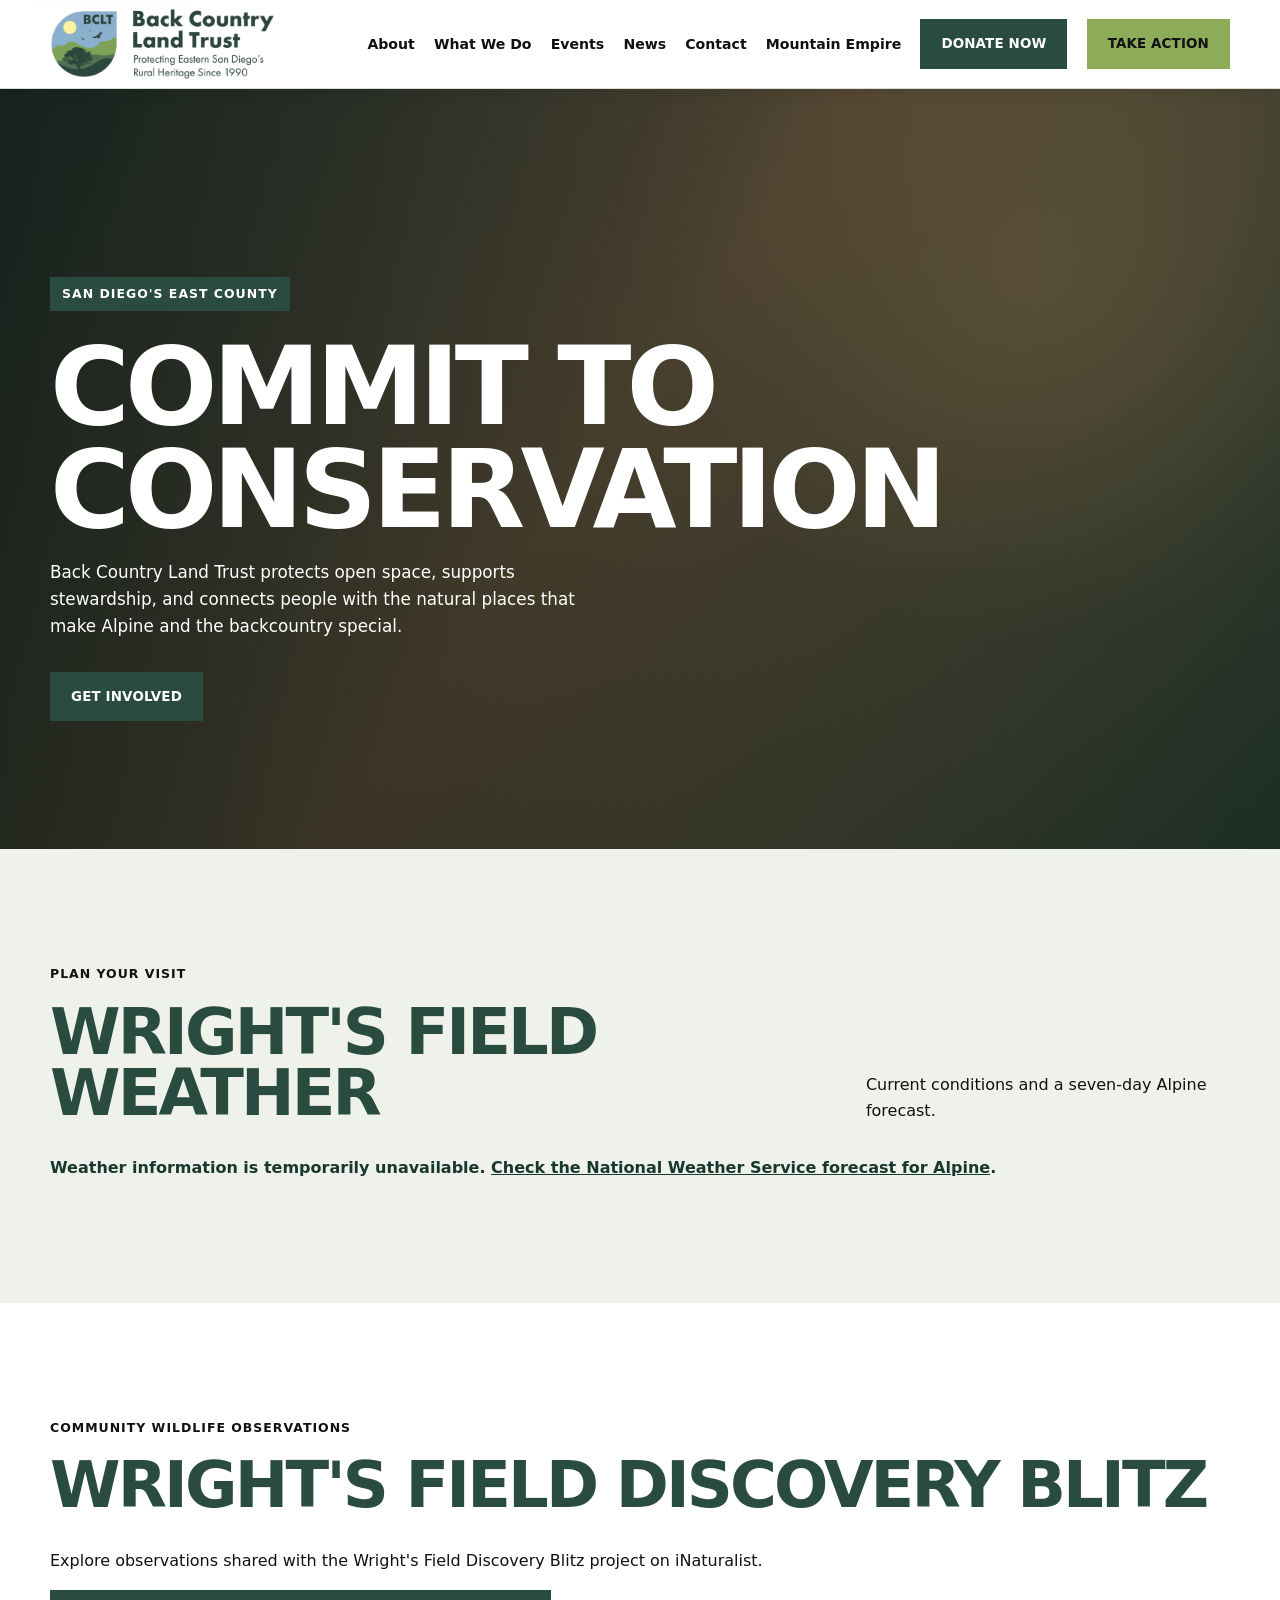
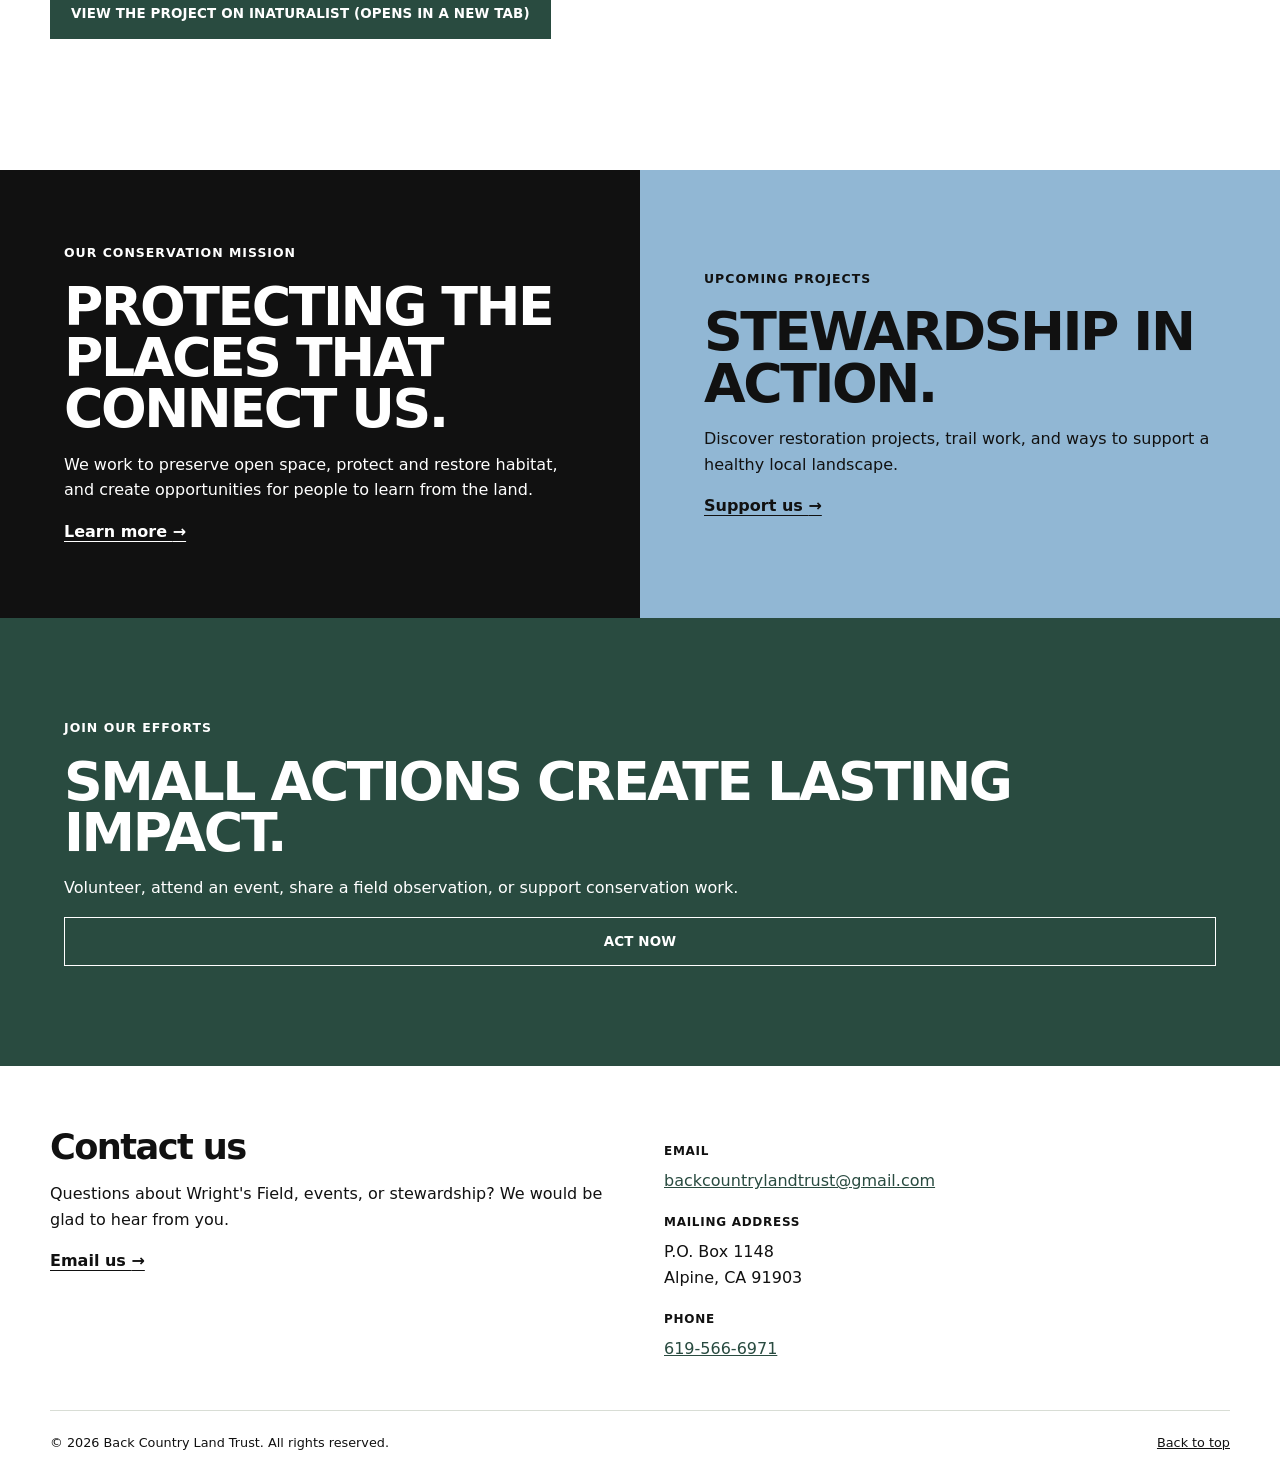
<file: index.html>
<!-- index.html — Initial responsive source scaffold for Back Country Land Trust.
     This draft intentionally uses CSS-only visual placeholders until approved original
     photography/logo assets and live Google Form/donation/social URLs are supplied. -->
<!doctype html>
<html lang="en">
<head>
  <meta charset="utf-8">
  <meta name="viewport" content="width=device-width, initial-scale=1">
  <meta name="description" content="Back Country Land Trust protects and stewards open space in San Diego's East County.">
  <title>Back Country Land Trust | Alpine, California</title>
  <link rel="stylesheet" href="assets/css/site.css">
  <script src="assets/js/site.js" defer></script>
  <style>
    .hero .eyebrow { color:var(--paper);height:auto; }
    .homepage-mission { grid-template-columns:repeat(2,minmax(0,1fr)); }
    .homepage-mission .panel-sky { grid-column:auto; }
    .homepage-callout { grid-template-columns:minmax(0,1fr); }
    .homepage-footer { grid-template-columns:repeat(auto-fit,minmax(min(100%,18rem),1fr)); }
    .footer-grid address a { overflow-wrap:anywhere; }
    @media (max-width:640px) { .homepage-mission { grid-template-columns:minmax(0,1fr); } }
  </style>
</head>
<body id="top">
  <a class="skip-link" href="#main-content">Skip to main content</a>

  <header class="site-header">
    <div class="container header-inner">
      <a class="brand" href="./" aria-label="Back Country Land Trust home">
        <span class="brand-mark" aria-hidden="true">BCLT</span>
        <span>Back Country<br>Land Trust</span>
      </a>
      <button class="menu-toggle" type="button" aria-expanded="false" aria-controls="site-navigation">
        <span class="sr-only">Open menu</span><span aria-hidden="true">☰</span>
      </button>
      <nav id="site-navigation" class="site-nav" aria-label="Primary navigation">
        <a href="about/">About</a>
        <a href="what-we-do/">What We Do</a>
        <a href="events/">Events</a>
        <a href="news/">News</a>
        <a href="contact/">Contact</a>
        <a class="button button-dark" href="donate/">Donate Now</a>
        <a class="button button-light" href="get-involved/">Take Action</a>
      </nav>
    </div>
  </header>

  <main id="main-content">
    <section class="hero hero-home">
      <div class="container hero-content">
        <p class="eyebrow">San Diego's East County</p>
        <h1>Commit to<br>Conservation</h1>
        <p class="hero-copy">Back Country Land Trust protects open space, supports stewardship, and connects people with the natural places that make Alpine and the backcountry special.</p>
        <a class="button button-dark" href="get-involved/">Get Involved</a>
      </div>
    </section>

    <section class="section weather-section" aria-labelledby="weather-heading">
      <div class="container">
        <div class="section-heading compact">
          <div><p class="eyebrow">Plan your visit</p><h2 id="weather-heading">Wright's Field weather</h2></div>
          <p>Current conditions and a seven-day Alpine forecast.</p>
        </div>
        <div id="weather-status" class="weather-status" role="status" aria-live="polite">Loading Alpine weather…</div>
        <div id="weather-content" hidden>
          <div id="current-weather" class="current-weather"></div>
          <div id="forecast" class="forecast-grid" aria-label="Seven-day forecast"></div>
          <p class="weather-note">Weather can change quickly. Check official forecasts and field conditions before visiting.</p>
        </div>
      </div>
    </section>

    <section class="section observations-section" aria-labelledby="observations-heading">
      <div class="container">
        <div class="section-heading">
          <div><p class="eyebrow">Community wildlife observations</p><h2 id="observations-heading">Wright's Field Discovery Blitz</h2></div>
        </div>
        <p>Explore observations shared with the Wright's Field Discovery Blitz project on iNaturalist.</p>
        <!-- iNaturalist Widget: restricted to the Discovery Blitz project -->
        <div
          data-inat-widget
          data-inat-source="wright-s-field-discovery-blitz"
          data-inat-source-type="project"
          data-inat-theme="light"
          data-inat-title="Wright's Field Discovery Blitz"
          data-inat-layout="grid"
          data-inat-limit="10"
          data-inat-order-by="observed_on"
        ></div>
        <script src="https://glauberramos.github.io/inat/inat-widget.js"></script>
        <noscript><p>Enable JavaScript to see the observation gallery, or use the project link below.</p></noscript>
        <p><a class="button button-dark" href="https://www.inaturalist.org/projects/wright-s-field-discovery-blitz" target="_blank" rel="noopener noreferrer">View the project on iNaturalist (opens in a new tab)</a></p>
      </div>
    </section>

    <!-- Pending approved event listing
<section class="section event-band" aria-labelledby="event-heading">
      <div class="container">
        <p class="eyebrow">Community connection</p>
        <h2 id="event-heading">Join us at our next event</h2>
        <article class="event-card">
          <div><p class="event-label">Upcoming event</p><h3>Upcoming hike or volunteer day</h3><p>Event details and registration will be posted here. Registration will open in Google Forms.</p></div>
          <a class="button button-outline-light" href="events/">View Events</a>
        </article>
      </div>
    </section>
-->

    <!-- Unverified impact figures retained for approval
<section class="section impact-section" aria-labelledby="impact-heading">
      <div class="container">
        <h2 id="impact-heading" class="sr-only">Our impact</h2>
        <div class="impact-grid">
          <div><strong>4.5K</strong><span>Acres of protected land</span></div>
          <div><strong>800+</strong><span>Community members engaged</span></div>
          <div><strong>50+</strong><span>Educational programs</span></div>
          <div><strong>8</strong><span>Trails for exploration</span></div>
        </div>
        <p class="fine-print">Verify and update these public impact figures before launch.</p>
      </div>
    </section>
-->

    <section class="section mission-grid homepage-mission" aria-label="Learn more">
      <article class="panel panel-dark"><p class="eyebrow">Our conservation mission</p><h2>Protecting the places that connect us.</h2><p>We work to preserve open space, protect and restore habitat, and create opportunities for people to learn from the land.</p><a class="text-link" href="about/">Learn more <span aria-hidden="true">→</span></a></article>
      <!-- Pending approved photograph: <div class="photo-placeholder photo-roadrunner" role="img" aria-label="Placeholder for an approved Back Country Land Trust wildlife photograph"></div> -->
      <article class="panel panel-sky"><p class="eyebrow">Upcoming projects</p><h2>Stewardship in action.</h2><p>Discover restoration projects, trail work, and ways to support a healthy local landscape.</p><a class="text-link" href="get-involved/">Support us <span aria-hidden="true">→</span></a></article>
    </section>

    <section class="section split-callout homepage-callout">
      <!-- Pending approved photograph: <div class="photo-placeholder photo-field" role="img" aria-label="Placeholder for an approved Wright's Field photograph"></div> -->
      <article class="panel panel-evergreen"><p class="eyebrow">Join our efforts</p><h2>Small actions create lasting impact.</h2><p>Volunteer, attend an event, share a field observation, or support conservation work.</p><a class="button button-outline-light" href="get-involved/">Act now</a></article>
    </section>
  </main>

  <footer class="site-footer">
    <!-- Pending newsletter signup destination: <section class="newsletter"><div class="container"><h2>Join the movement</h2><p>Get the latest news and updates.</p><a class="button button-dark" href="contact/">Newsletter sign-up</a></div></section> -->
    <div class="container footer-grid homepage-footer">
      <div><h2>Contact us</h2><p>Questions about Wright's Field, events, or stewardship? We would be glad to hear from you.</p><a class="text-link" href="mailto:backcountrylandtrust@gmail.com">Email us <span aria-hidden="true">→</span></a></div>
      <address><strong>Email</strong><a href="mailto:backcountrylandtrust@gmail.com">backcountrylandtrust@gmail.com</a><strong>Mailing address</strong><span>P.O. Box 1148<br>Alpine, CA 91903</span><strong>Phone</strong><a href="tel:+16195666971">619-566-6971</a></address>
      <!-- Pending official social accounts: <div><strong>Follow</strong><p>Social links will be added after they are confirmed.</p></div> -->
    </div>
    <div class="container footer-bottom"><span>© <span id="year"></span> Back Country Land Trust. All rights reserved.</span><a href="#top">Back to top</a></div>
  </footer>
</body>
</html>
</file>
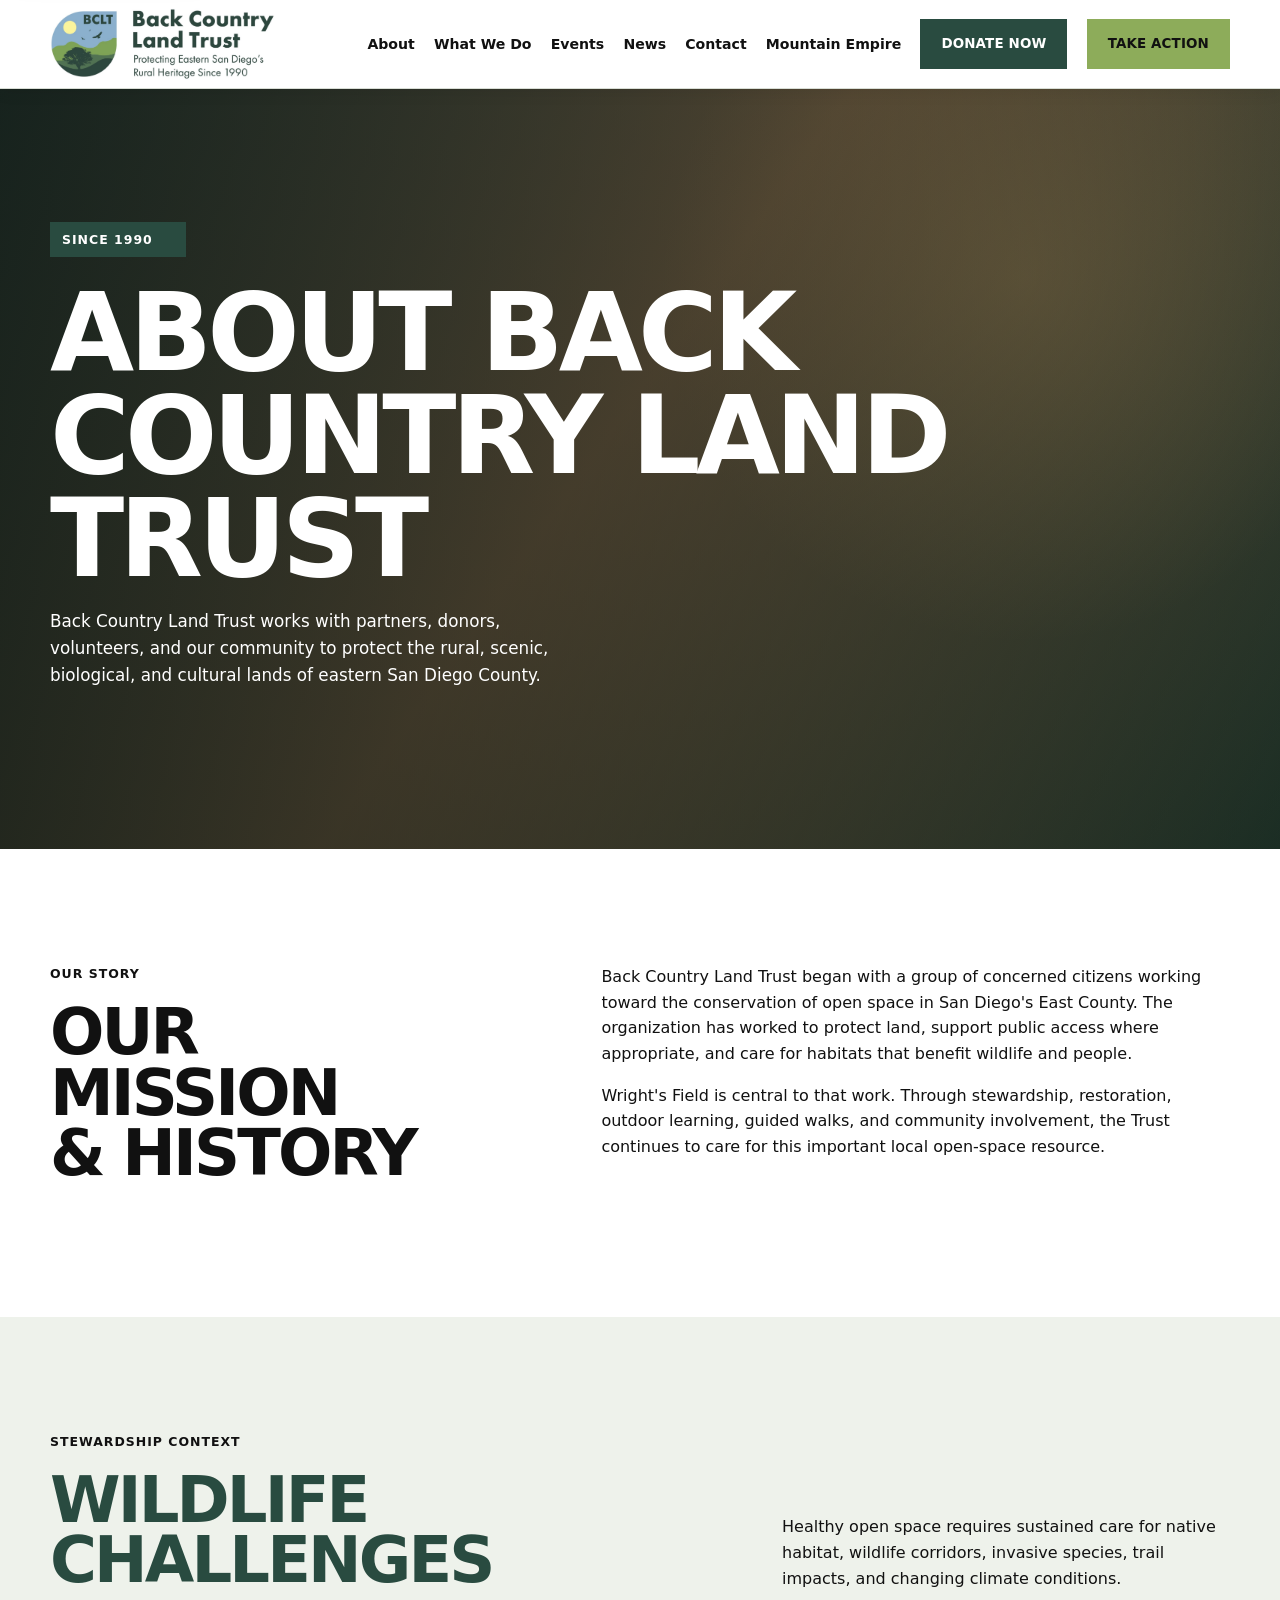
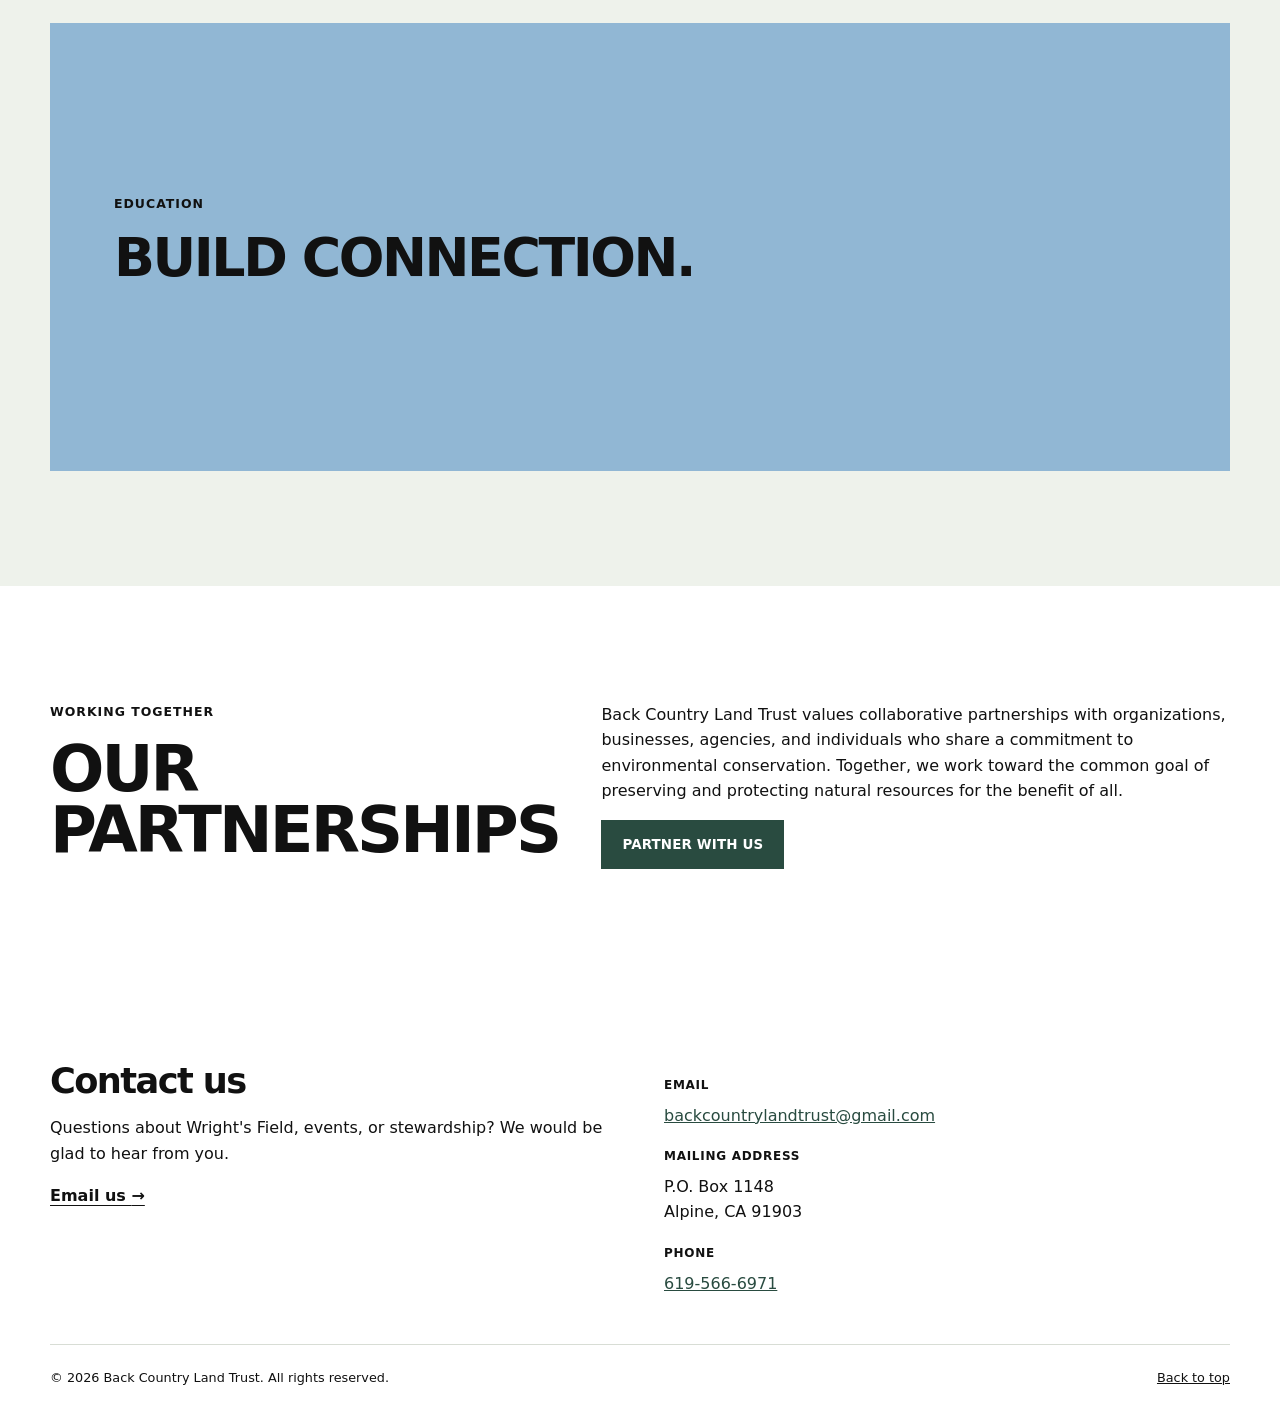
<file: about/index.html>
<!doctype html>
<html lang="en">
<head>
  <meta charset="utf-8">
  <meta name="viewport" content="width=device-width, initial-scale=1">
  <meta name="description" content="Learn about Back Country Land Trust and its history of protecting open space in San Diego's East County.">
  <title>About | Back Country Land Trust</title>
  <link rel="stylesheet" href="../assets/css/site.css">
  <script src="../assets/js/site.js" defer></script>
  <style>
    .hero .eyebrow { color:var(--paper);height:auto; }
    .about-page-layout { display:grid;grid-template-columns:minmax(0,1fr) minmax(0,1.4fr);gap:clamp(2rem,8vw,8rem); }
    .about-page-panels { grid-template-columns:minmax(0,1fr); }
    .about-page-panels .panel-sky { grid-column:auto; }
    .about-page-footer { grid-template-columns:repeat(auto-fit,minmax(min(100%,18rem),1fr)); }
    .footer-grid address a { overflow-wrap:anywhere; }
    @media (max-width:640px) { .about-page-layout { grid-template-columns:minmax(0,1fr); } }
  </style>
</head>
<body id="top">
  <a class="skip-link" href="#main-content">Skip to main content</a>
  <header class="site-header">
    <div class="container header-inner">
      <a class="brand" href="../" aria-label="Back Country Land Trust home"><span class="brand-mark" aria-hidden="true">BCLT</span><span>Back Country<br>Land Trust</span></a>
      <button class="menu-toggle" type="button" aria-expanded="false" aria-controls="site-navigation"><span class="sr-only">Open menu</span><span aria-hidden="true">☰</span></button>
      <nav id="site-navigation" class="site-nav" aria-label="Primary navigation">
        <a href="./" aria-current="page">About</a><a href="../what-we-do/">What We Do</a><a href="../events/">Events</a><a href="../news/">News</a><a href="../contact/">Contact</a><a class="button button-dark" href="../donate/">Donate Now</a><a class="button button-light" href="../get-involved/">Take Action</a>
      </nav>
    </div>
  </header>

  <main id="main-content">
    <section class="hero">
      <div class="container hero-content">
        <p class="eyebrow">Since 1990</p>
        <h1>About Back<br>Country Land<br>Trust</h1>
        <p class="hero-copy">Back Country Land Trust works with partners, donors, volunteers, and our community to protect the rural, scenic, biological, and cultural lands of eastern San Diego County.</p>
      </div>
    </section>

    <section class="section">
      <div class="container about-page-layout">
        <div><p class="eyebrow">Our story</p><h2>Our mission<br>&amp; history</h2></div>
        <div>
          <p>Back Country Land Trust began with a group of concerned citizens working toward the conservation of open space in San Diego's East County. The organization has worked to protect land, support public access where appropriate, and care for habitats that benefit wildlife and people.</p>
          <p>Wright's Field is central to that work. Through stewardship, restoration, outdoor learning, guided walks, and community involvement, the Trust continues to care for this important local open-space resource.</p>
        </div>
      </div>
    </section>

    <section class="section weather-section">
      <div class="container">
        <div class="section-heading"><div><p class="eyebrow">Stewardship context</p><h2>Wildlife challenges</h2></div><p>Healthy open space requires sustained care for native habitat, wildlife corridors, invasive species, trail impacts, and changing climate conditions.</p></div>
        <div class="mission-grid about-page-panels">
          <!-- Pending approved photograph: <div class="photo-placeholder photo-field" role="img" aria-label="Placeholder for an approved native habitat photograph"></div> -->
          <!-- Pending approved habitat priorities: <article class="panel panel-dark"><p class="eyebrow">Conservation</p><h2>Protect habitat.</h2><p>Use this area to explain the specific habitat challenges and stewardship priorities at Wright's Field and other Trust properties.</p></article> -->
          <article class="panel panel-sky"><p class="eyebrow">Education</p><h2>Build connection.</h2><!-- Pending approved education copy: <p>Use local programs, volunteer projects, and field experiences to cultivate care for the region's natural places.</p> --></article>
        </div>
      </div>
    </section>

    <section class="section">
      <div class="container about-page-layout">
        <div><p class="eyebrow">Working together</p><h2>Our<br>partnerships</h2></div>
        <div><p>Back Country Land Trust values collaborative partnerships with organizations, businesses, agencies, and individuals who share a commitment to environmental conservation. Together, we work toward the common goal of preserving and protecting natural resources for the benefit of all.</p><p><a class="button button-dark" href="../contact/">Partner with us</a></p></div>
      </div>
    </section>
  </main>

  <footer class="site-footer">
    <!-- Pending newsletter signup destination: <section class="newsletter"><div class="container"><h2>Join the movement</h2><p>Get the latest news and updates.</p><a class="button button-dark" href="../contact/">Newsletter sign-up</a></div></section> -->
    <div class="container footer-grid about-page-footer"><div><h2>Contact us</h2><p>Questions about Wright's Field, events, or stewardship? We would be glad to hear from you.</p><a class="text-link" href="mailto:backcountrylandtrust@gmail.com">Email us <span aria-hidden="true">→</span></a></div><address><strong>Email</strong><a href="mailto:backcountrylandtrust@gmail.com">backcountrylandtrust@gmail.com</a><strong>Mailing address</strong><span>P.O. Box 1148<br>Alpine, CA 91903</span><strong>Phone</strong><a href="tel:+16195666971">619-566-6971</a></address><!-- Pending official social accounts: <div><strong>Follow</strong><p>Social links will be added after they are confirmed.</p></div> --></div>
    <div class="container footer-bottom"><span>© <span id="year"></span> Back Country Land Trust. All rights reserved.</span><a href="#top">Back to top</a></div>
  </footer>
</body>
</html>
</file>
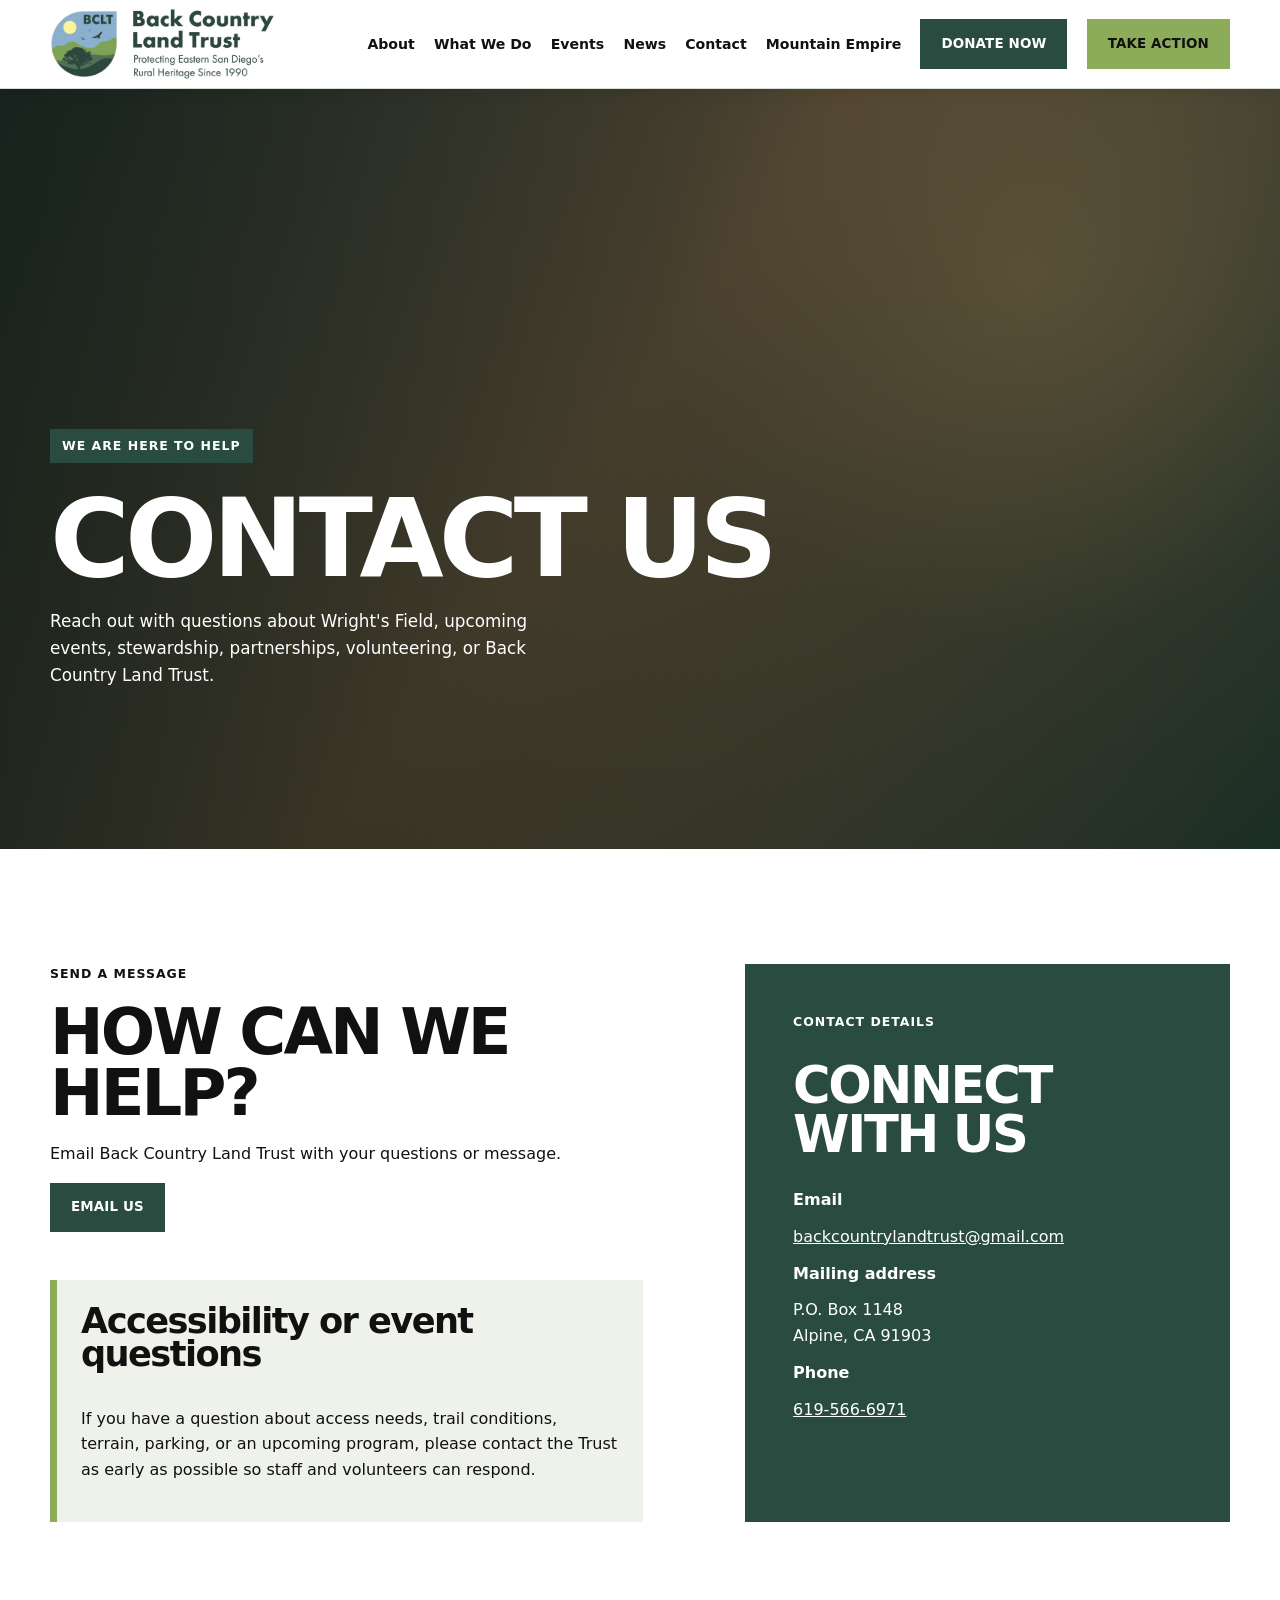
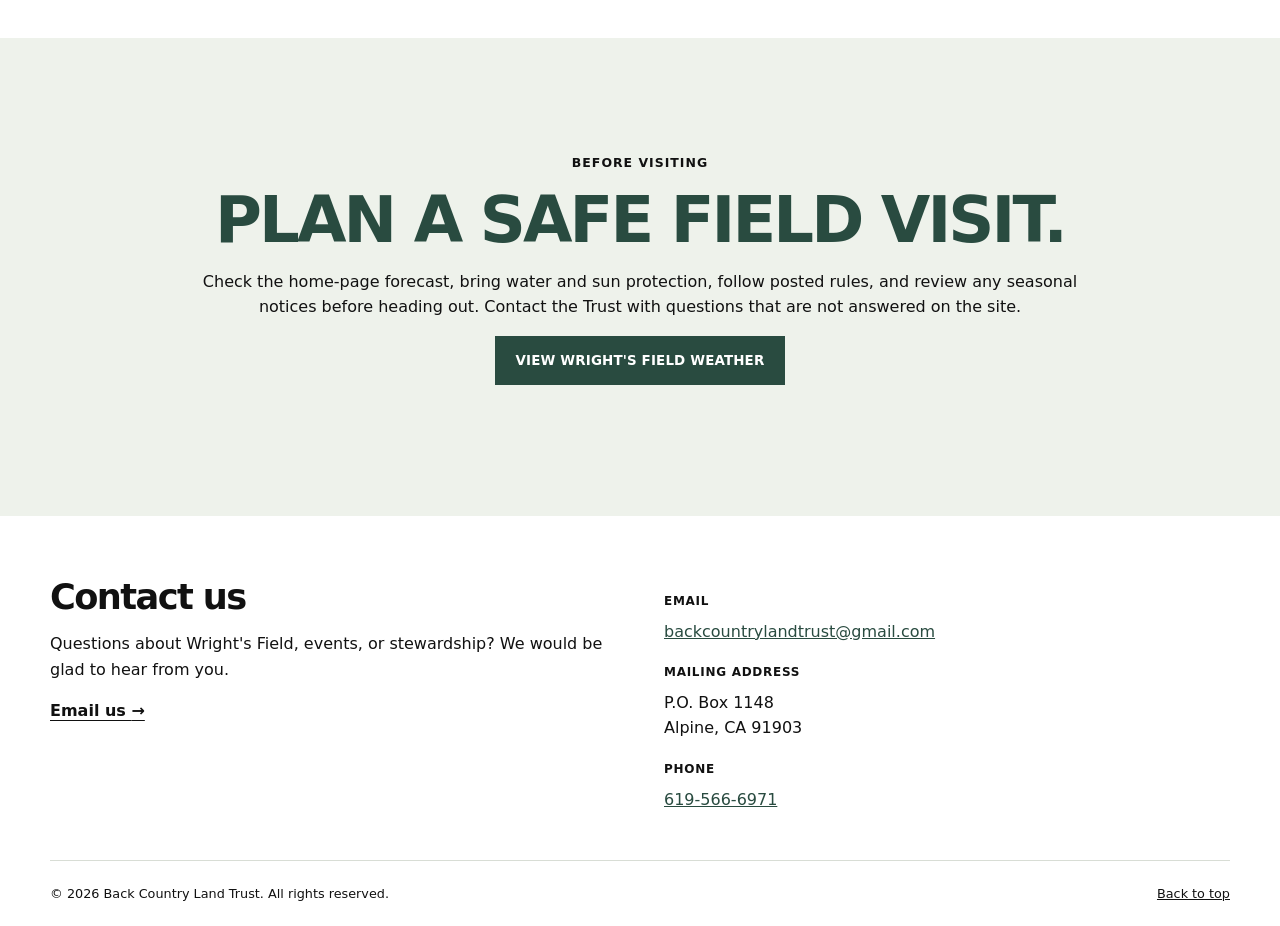
<file: contact/index.html>
<!doctype html>
<html lang="en">
<head>
  <meta charset="utf-8">
  <meta name="viewport" content="width=device-width, initial-scale=1">
  <meta name="description" content="Contact Back Country Land Trust in Alpine, California.">
  <title>Contact | Back Country Land Trust</title>
  <link rel="stylesheet" href="../assets/css/site.css">
  <script src="../assets/js/site.js" defer></script>
  <style>
    .hero .eyebrow { color:var(--paper);height:auto; }
    .contact-page-layout { display:grid;grid-template-columns:minmax(0,1.1fr) minmax(0,.9fr);gap:clamp(2rem,8vw,8rem); }
    .contact-page-footer { grid-template-columns:repeat(auto-fit,minmax(min(100%,18rem),1fr)); }
    address a { overflow-wrap:anywhere; }
    @media (max-width:640px) { .contact-page-layout { grid-template-columns:minmax(0,1fr); } }
  </style>
</head>
<body id="top">
  <a class="skip-link" href="#main-content">Skip to main content</a>
  <header class="site-header">
    <div class="container header-inner">
      <a class="brand" href="../" aria-label="Back Country Land Trust home"><span class="brand-mark" aria-hidden="true">BCLT</span><span>Back Country<br>Land Trust</span></a>
      <button class="menu-toggle" type="button" aria-expanded="false" aria-controls="site-navigation"><span class="sr-only">Open menu</span><span aria-hidden="true">☰</span></button>
      <nav id="site-navigation" class="site-nav" aria-label="Primary navigation">
        <a href="../about/">About</a><a href="../what-we-do/">What We Do</a><a href="../events/">Events</a><a href="../news/">News</a><a href="./" aria-current="page">Contact</a><a class="button button-dark" href="../donate/">Donate Now</a><a class="button button-light" href="../get-involved/">Take Action</a>
      </nav>
    </div>
  </header>

  <main id="main-content">
    <section class="hero">
      <div class="container hero-content">
        <p class="eyebrow">We are here to help</p>
        <h1>Contact us</h1>
        <p class="hero-copy">Reach out with questions about Wright's Field, upcoming events, stewardship, partnerships, volunteering, or Back Country Land Trust.</p>
      </div>
    </section>

    <section class="section">
      <div class="container contact-page-layout">
        <div>
          <p class="eyebrow">Send a message</p><h2>How can we help?</h2>
          <!-- Pending approved contact form: <p>Use the contact form to send a message to Back Country Land Trust. It opens a Google Form in a new tab, which makes submissions easy to manage from the organization’s Google account.</p> -->
          <p>Email Back Country Land Trust with your questions or message.</p>
          <p><a class="button button-dark" href="mailto:backcountrylandtrust@gmail.com">Email us</a></p>
          <!-- Contact form editor instructions: <p class="fine-print">Replace <code>https://forms.gle/REPLACE-WITH-CONTACT-FORM</code> with the published Google Form URL. Suggested fields: name, email address, phone number optional, topic, message, and permission to reply.</p> -->
          <div style="margin-top:3rem;padding:1.5rem;border-left:.45rem solid var(--sage);background:var(--mist)"><h3>Accessibility or event questions</h3><p>If you have a question about access needs, trail conditions, terrain, parking, or an upcoming program, please contact the Trust as early as possible so staff and volunteers can respond.</p></div>
        </div>
        <address style="display:grid;align-content:start;gap:.7rem;padding:clamp(1.5rem,4vw,3rem);background:var(--evergreen);color:var(--paper);font-style:normal">
          <p class="eyebrow">Contact details</p>
          <h2 style="font-size:clamp(2.3rem,4vw,4rem)">Connect with us</h2>
          <strong>Email</strong><a href="mailto:backcountrylandtrust@gmail.com">backcountrylandtrust@gmail.com</a>
          <strong>Mailing address</strong><span>P.O. Box 1148<br>Alpine, CA 91903</span>
          <strong>Phone</strong><a href="tel:+16195666971">619-566-6971</a>
          <!-- Internal editor note: <p style="margin-top:1rem">Verify these details before launch. Add confirmed Facebook and Instagram links here when available.</p> -->
        </address>
      </div>
    </section>

    <section class="section weather-section">
      <div class="container" style="max-width:56rem;text-align:center"><p class="eyebrow">Before visiting</p><h2 style="color:var(--evergreen)">Plan a safe field visit.</h2><p>Check the home-page forecast, bring water and sun protection, follow posted rules, and review any seasonal notices before heading out. Contact the Trust with questions that are not answered on the site.</p><p><a class="button button-dark" href="../">View Wright's Field weather</a></p></div>
    </section>
  </main>

  <footer class="site-footer">
    <!-- Pending newsletter signup destination: <section class="newsletter"><div class="container"><h2>Join the movement</h2><p>Get the latest news and updates.</p><a class="button button-dark" href="https://forms.gle/REPLACE-WITH-NEWSLETTER-FORM" target="_blank" rel="noopener">Newsletter sign-up</a></div></section> -->
    <div class="container footer-grid contact-page-footer"><div><h2>Contact us</h2><p>Questions about Wright's Field, events, or stewardship? We would be glad to hear from you.</p><a class="text-link" href="mailto:backcountrylandtrust@gmail.com">Email us <span aria-hidden="true">→</span></a></div><address><strong>Email</strong><a href="mailto:backcountrylandtrust@gmail.com">backcountrylandtrust@gmail.com</a><strong>Mailing address</strong><span>P.O. Box 1148<br>Alpine, CA 91903</span><strong>Phone</strong><a href="tel:+16195666971">619-566-6971</a></address><!-- Pending official social accounts: <div><strong>Follow</strong><p>Social links will be added after they are confirmed.</p></div> --></div>
    <div class="container footer-bottom"><span>© <span id="year"></span> Back Country Land Trust. All rights reserved.</span><a href="#top">Back to top</a></div>
  </footer>
</body>
</html>
</file>
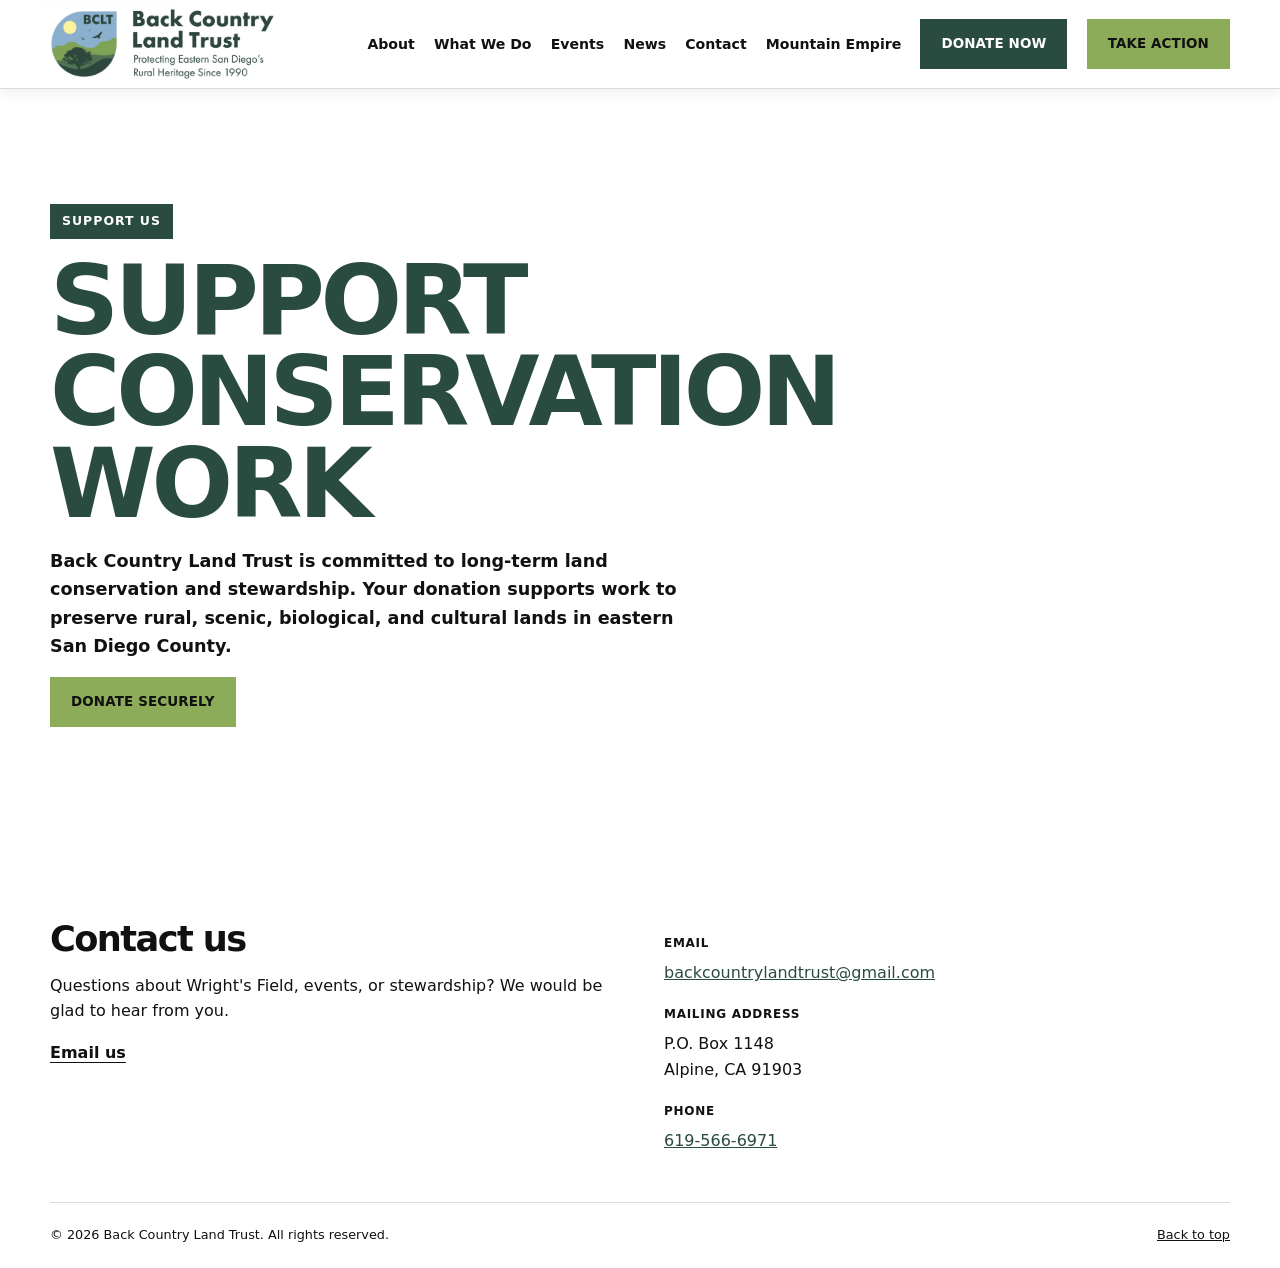
<file: donate/index.html>
<!DOCTYPE html>

<html lang="en">
<head>
<meta charset="utf-8"/>
<meta content="width=device-width, initial-scale=1" name="viewport"/>
<meta content="Support Back Country Land Trust conservation work in San Diego's East County." name="description"/>
<title>Donate | Back Country Land Trust</title>
<link href="../assets/css/site.css" rel="stylesheet"/>
<script defer="" src="../assets/js/site.js"></script>
</head>
<body id="top">
<a class="skip-link" href="#main-content">Skip to main content</a>
<header class="site-header">
<div class="container header-inner">
<a aria-label="Back Country Land Trust home" class="brand" href="../"><span aria-hidden="true" class="brand-mark">BCLT</span><span>Back Country<br/>Land Trust</span></a>
<button aria-controls="site-navigation" aria-expanded="false" class="menu-toggle" type="button"><span class="sr-only">Open menu</span><span aria-hidden="true">☰</span></button>
<nav aria-label="Primary navigation" class="site-nav" id="site-navigation">
<a href="../about/">About</a><a href="../what-we-do/">What We Do</a><a href="../events/">Events</a><a href="../news/">News</a><a href="../contact/">Contact</a><a aria-current="page" class="button button-dark" href="./">Donate Now</a><a class="button button-light" href="../get-involved/">Take Action</a>
</nav>
</div>
</header>
<main id="main-content">
<section class="section" style="padding-top:clamp(4rem,9vw,8rem)">
<div class="container" style="display:grid;grid-template-columns:minmax(0,1fr);gap:2rem;align-items:center">
<div>
<p class="eyebrow" style="display:inline-block;padding:.45rem .75rem;background:var(--evergreen);color:var(--paper)">Support us</p>
<h1 style="color:var(--evergreen);font-size:clamp(3rem,7.5vw,7rem)">Support<br/>conservation<br/>work</h1>
<p style="max-width:40rem;font-size:1.1rem;font-weight:650">Back Country Land Trust is committed to long-term land conservation and stewardship. Your donation supports work to preserve rural, scenic, biological, and cultural lands in eastern San Diego County.</p>
<p><a class="button button-light" href="https://www.paypal.com/donate/?hosted_button_id=8AP783LW8RLNJ" rel="noopener" target="_blank">Donate securely</a></p>
<!--
Donation implementation instructions
<p class="fine-print">This button must link to the organization’s approved donation provider, such as PayPal, Donorbox, Stripe, or a fiscal sponsor. Do not collect card numbers or payment information on this site.</p>
-->
</div>
<!--
Pending approved photograph
<div aria-label="Placeholder for an approved California poppy photograph" class="photo-placeholder" role="img" style="min-height:32rem;background-image:radial-gradient(circle at 53% 28%,#f7ae18 0 7%,transparent 7.5%),radial-gradient(circle at 30% 70%,#f39818 0 9%,transparent 9.5%),linear-gradient(135deg,#d5e7f0,#9bc1db 46%,#e9bc45)"></div>
-->
</div>
</section>
<!--
Pending approved fundraising campaign
<section class="section weather-section">
<div class="container" style="display:grid;grid-template-columns:minmax(0,1fr) minmax(0,1fr);gap:clamp(2rem,8vw,8rem);align-items:start">
<div><p class="eyebrow">Fundraising campaigns</p><h2 style="color:var(- -sage);text-transform:none">Interested in our fundraising campaigns?</h2><p>Use this page to describe active, local fundraising priorities. Campaign descriptions should specify the project, goal, expected timeline, and the intended use of funds.</p></div>
<div aria-label="Placeholder for an approved native plant restoration photograph" class="photo-placeholder" role="img" style="min-height:21rem;background-image:linear-gradient(135deg,rgba(24,55,47,.2),transparent),linear-gradient(140deg,#c8d3b0,#55713a 43%,#c87135)"></div>
</div>
</section>
-->
<!--
Pending approved fundraising campaign
<section class="section">
<div class="container" style="max-width:56rem;padding:clamp(1.5rem,5vw,3.5rem);background:#e5edda;border:1px solid #c8d3b8">
<p class="eyebrow">Campaign template</p><h2 style="color:var(- -evergreen);font-size:clamp(2.3rem,5vw,4.5rem);text-transform:none">Support a local stewardship priority</h2>
<p>Replace this template with the current campaign description, including what the donation supports and any relevant public reporting or acknowledgment information.</p>
<div style="display:flex;gap:1rem;flex-wrap:wrap;margin-top:1.5rem"><a class="button button-dark" href="https://www.paypal.com/donate/?hosted_button_id=8AP783LW8RLNJ" rel="noopener" target="_blank">Donate securely</a><a class="button" href="../contact/" style="border-color:var(- -evergreen);color:var(- -evergreen)">Ask a question</a></div>
</div>
</section>
-->
</main>
<footer class="site-footer">
<!--
Pending newsletter registration destination
<section class="newsletter"><div class="container"><h2>Join the movement</h2><p>Get the latest news and updates.</p><a class="button button-dark" href="../contact/">Newsletter sign-up</a></div></section>
-->
<div class="container footer-grid" style="grid-template-columns:repeat(auto-fit,minmax(min(100%,18rem),1fr))"><div><h2>Contact us</h2><p>Questions about Wright's Field, events, or stewardship? We would be glad to hear from you.</p><a class="text-link" href="mailto:backcountrylandtrust@gmail.com">Email us</a></div><address><strong>Email</strong><a href="mailto:backcountrylandtrust@gmail.com">backcountrylandtrust@gmail.com</a><strong>Mailing address</strong><span>P.O. Box 1148<br/>Alpine, CA 91903</span><strong>Phone</strong><a href="tel:+16195666971">619-566-6971</a></address><!--
Pending official social account links
<div><strong>Follow</strong><p>Social links will be added after they are confirmed.</p></div>
--></div>
<div class="container footer-bottom"><span>© <span id="year"></span> Back Country Land Trust. All rights reserved.</span><a href="#top">Back to top</a></div>
</footer>
</body>
</html>
</file>
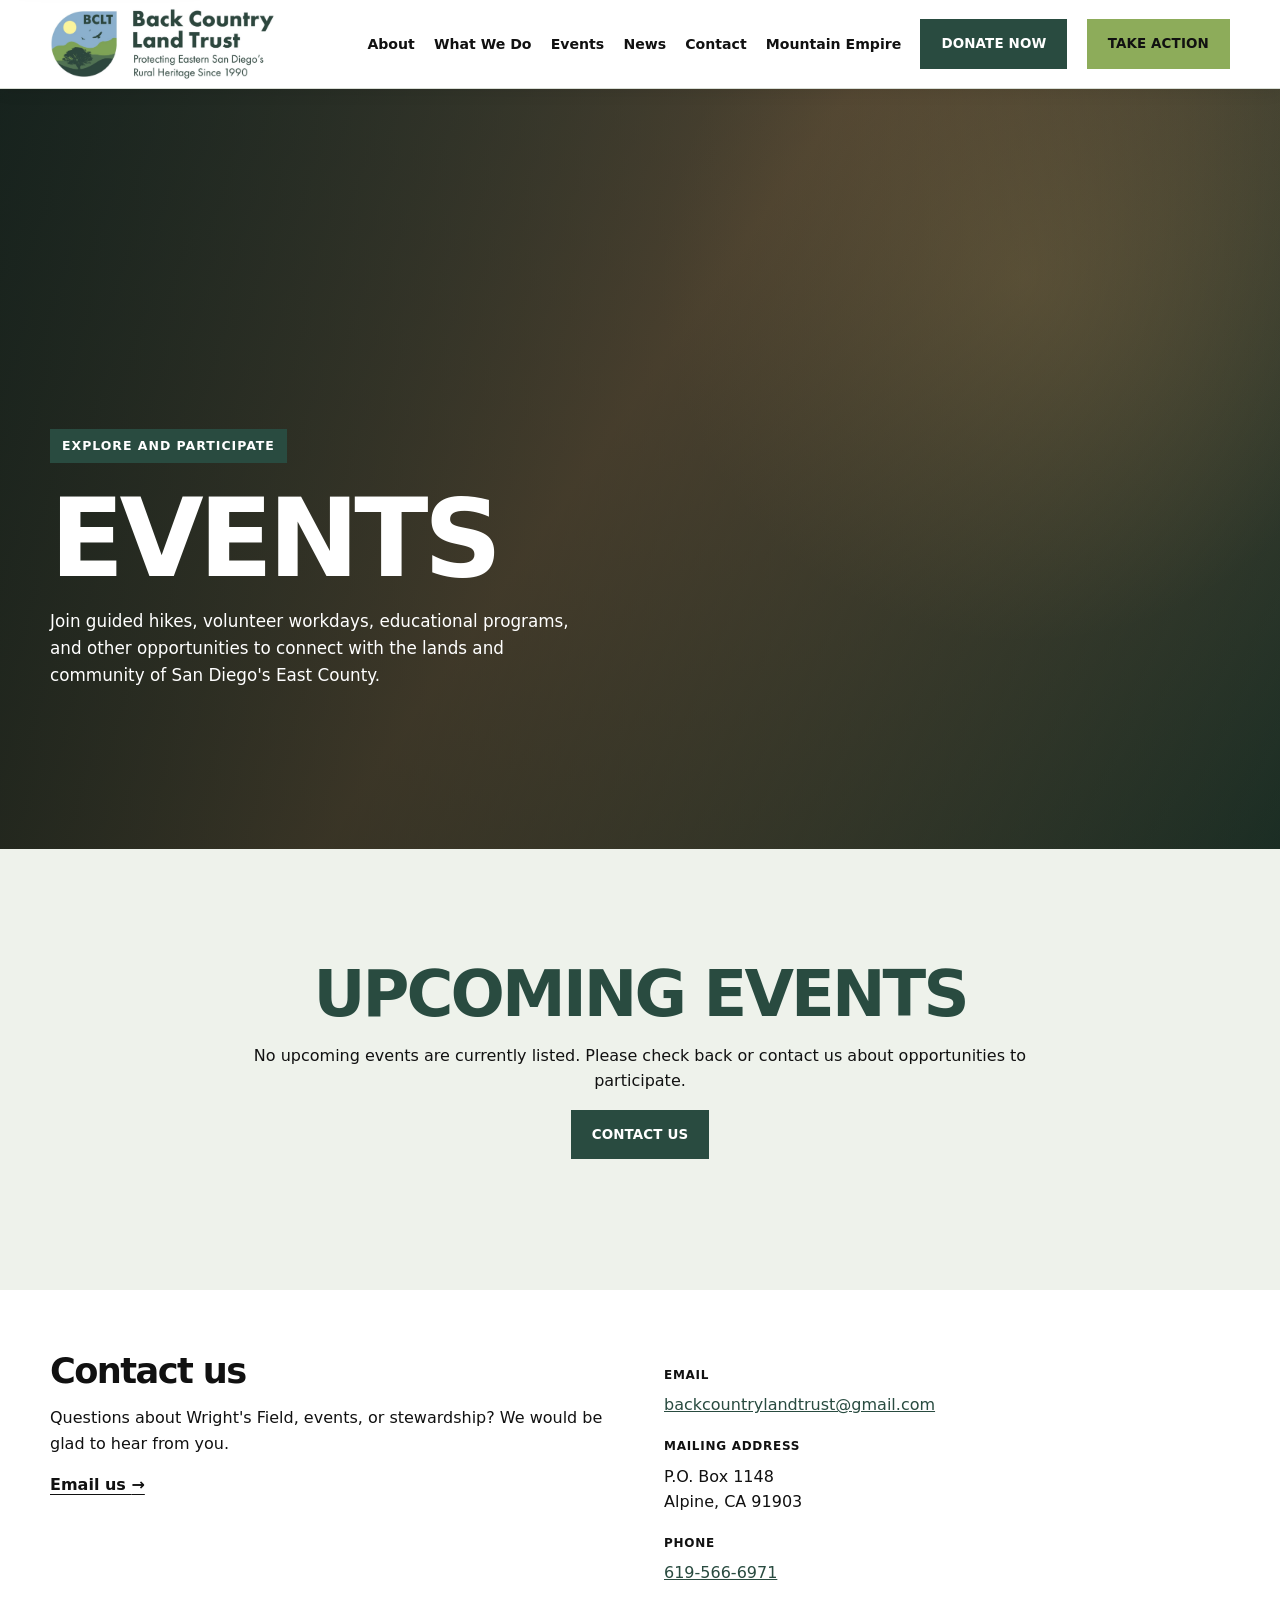
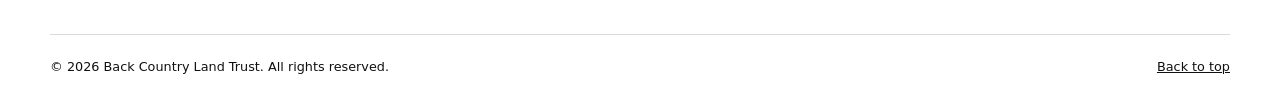
<file: events/index.html>
<!doctype html>
<html lang="en">
<head>
  <meta charset="utf-8">
  <meta name="viewport" content="width=device-width, initial-scale=1">
  <meta name="description" content="Upcoming walks, volunteer days, and community events from Back Country Land Trust.">
  <title>Events | Back Country Land Trust</title>
  <link rel="stylesheet" href="../assets/css/site.css">
  <script src="../assets/js/site.js" defer></script>
  <style>
    .hero .eyebrow { color:var(--paper);height:auto; }
    .events-page-footer { grid-template-columns:repeat(auto-fit,minmax(min(100%,18rem),1fr)); }
    .footer-grid address a { overflow-wrap:anywhere; }
  </style>
</head>
<body id="top">
  <a class="skip-link" href="#main-content">Skip to main content</a>
  <header class="site-header">
    <div class="container header-inner">
      <a class="brand" href="../" aria-label="Back Country Land Trust home"><span class="brand-mark" aria-hidden="true">BCLT</span><span>Back Country<br>Land Trust</span></a>
      <button class="menu-toggle" type="button" aria-expanded="false" aria-controls="site-navigation"><span class="sr-only">Open menu</span><span aria-hidden="true">☰</span></button>
      <nav id="site-navigation" class="site-nav" aria-label="Primary navigation">
        <a href="../about/">About</a><a href="../what-we-do/">What We Do</a><a href="./" aria-current="page">Events</a><a href="../news/">News</a><a href="../contact/">Contact</a><a class="button button-dark" href="../donate/">Donate Now</a><a class="button button-light" href="../get-involved/">Take Action</a>
      </nav>
    </div>
  </header>

  <main id="main-content">
    <section class="hero">
      <div class="container hero-content">
        <p class="eyebrow">Explore and participate</p>
        <h1>Events</h1>
        <p class="hero-copy">Join guided hikes, volunteer workdays, educational programs, and other opportunities to connect with the lands and community of San Diego's East County.</p>
      </div>
    </section>

    <!-- Pending approved event details and event-specific registration form
<section class="section" aria-labelledby="upcoming-heading">
      <div class="container">
        <div class="section-heading"><div><p class="eyebrow">Plan ahead</p><h2 id="upcoming-heading">Upcoming events</h2></div><p>Keep one card for each event. Duplicate the card in this file when an additional event is scheduled, then update its details and registration link.</p></div>
        <article class="event-card" style="color:var(--paper);background:linear-gradient(135deg,rgba(25,55,47,.92),rgba(104,127,94,.75))">
          <div>
            <p class="event-label">Event details to be announced</p>
            <h3>Guided hike or stewardship event</h3>
            <p><strong>Date and time:</strong> Add date, start time, end time, and time zone.</p>
            <p><strong>Location:</strong> Add Wright's Field meeting location and any parking or accessibility instructions.</p>
            <p><strong>What to expect:</strong> Add distance, difficulty, age guidance, capacity, safety requirements, and what to bring.</p>
          </div>
          <a class="button button-outline-light" href="https://forms.gle/REPLACE-WITH-EVENT-REGISTRATION" target="_blank" rel="noopener">Register</a>
        </article>
        <p class="fine-print">Replace <code>https://forms.gle/REPLACE-WITH-EVENT-REGISTRATION</code> with the relevant Google Form URL. If no event is scheduled, remove the card and use the message below instead.</p>
      </div>
    </section>
-->

    <!-- Original empty-state editor template
<section class="section weather-section">
      <div class="container" style="max-width:52rem;text-align:center">
        <p class="eyebrow">No listing yet?</p><h2 style="color:var(--evergreen)">More events are on the way.</h2>
        <p>When the calendar is quiet, this message is preferable to a stale listing. Invite visitors to join the newsletter or contact the Trust to learn about future hikes, workdays, and educational opportunities.</p>
        <p><a class="button button-dark" href="../contact/">Get updates</a></p>
      </div>
    </section>
-->

    <section class="section weather-section" aria-labelledby="events-status-heading">
      <div class="container" style="max-width:52rem;text-align:center">
        <h2 id="events-status-heading" style="color:var(--evergreen)">Upcoming events</h2>
        <p>No upcoming events are currently listed. Please check back or contact us about opportunities to participate.</p>
        <p><a class="button button-dark" href="../contact/">Contact us</a></p>
      </div>
    </section>

    <!-- Pending approved event safety and accessibility guidance
<section class="section">
      <div class="container" style="display:grid;grid-template-columns:repeat(2,minmax(0,1fr));gap:clamp(1.5rem,5vw,5rem)">
        <div><p class="eyebrow">Event safety</p><h2 style="color:var(--evergreen);font-size:clamp(2.3rem,4.5vw,4rem)">Before you go</h2><p>Use this space to publish current visitor guidance, such as water needs, sun protection, footwear, weather readiness, trail etiquette, and any site-specific restrictions.</p></div>
        <div><p class="eyebrow">Accessibility</p><h2 style="color:var(--evergreen);font-size:clamp(2.3rem,4.5vw,4rem)">Ask early</h2><p>Encourage visitors to contact the Trust before an event if they have access needs or questions about terrain, parking, distance, or accommodations.</p><a class="text-link" href="../contact/">Contact us <span aria-hidden="true">→</span></a></div>
      </div>
    </section>
-->
  </main>

  <footer class="site-footer">
    <!-- Pending newsletter signup destination: <section class="newsletter"><div class="container"><h2>Join the movement</h2><p>Get the latest news and updates.</p><a class="button button-dark" href="../contact/">Newsletter sign-up</a></div></section> -->
    <div class="container footer-grid events-page-footer"><div><h2>Contact us</h2><p>Questions about Wright's Field, events, or stewardship? We would be glad to hear from you.</p><a class="text-link" href="mailto:backcountrylandtrust@gmail.com">Email us <span aria-hidden="true">→</span></a></div><address><strong>Email</strong><a href="mailto:backcountrylandtrust@gmail.com">backcountrylandtrust@gmail.com</a><strong>Mailing address</strong><span>P.O. Box 1148<br>Alpine, CA 91903</span><strong>Phone</strong><a href="tel:+16195666971">619-566-6971</a></address><!-- Pending official social accounts: <div><strong>Follow</strong><p>Social links will be added after they are confirmed.</p></div> --></div>
    <div class="container footer-bottom"><span>© <span id="year"></span> Back Country Land Trust. All rights reserved.</span><a href="#top">Back to top</a></div>
  </footer>
</body>
</html>
</file>
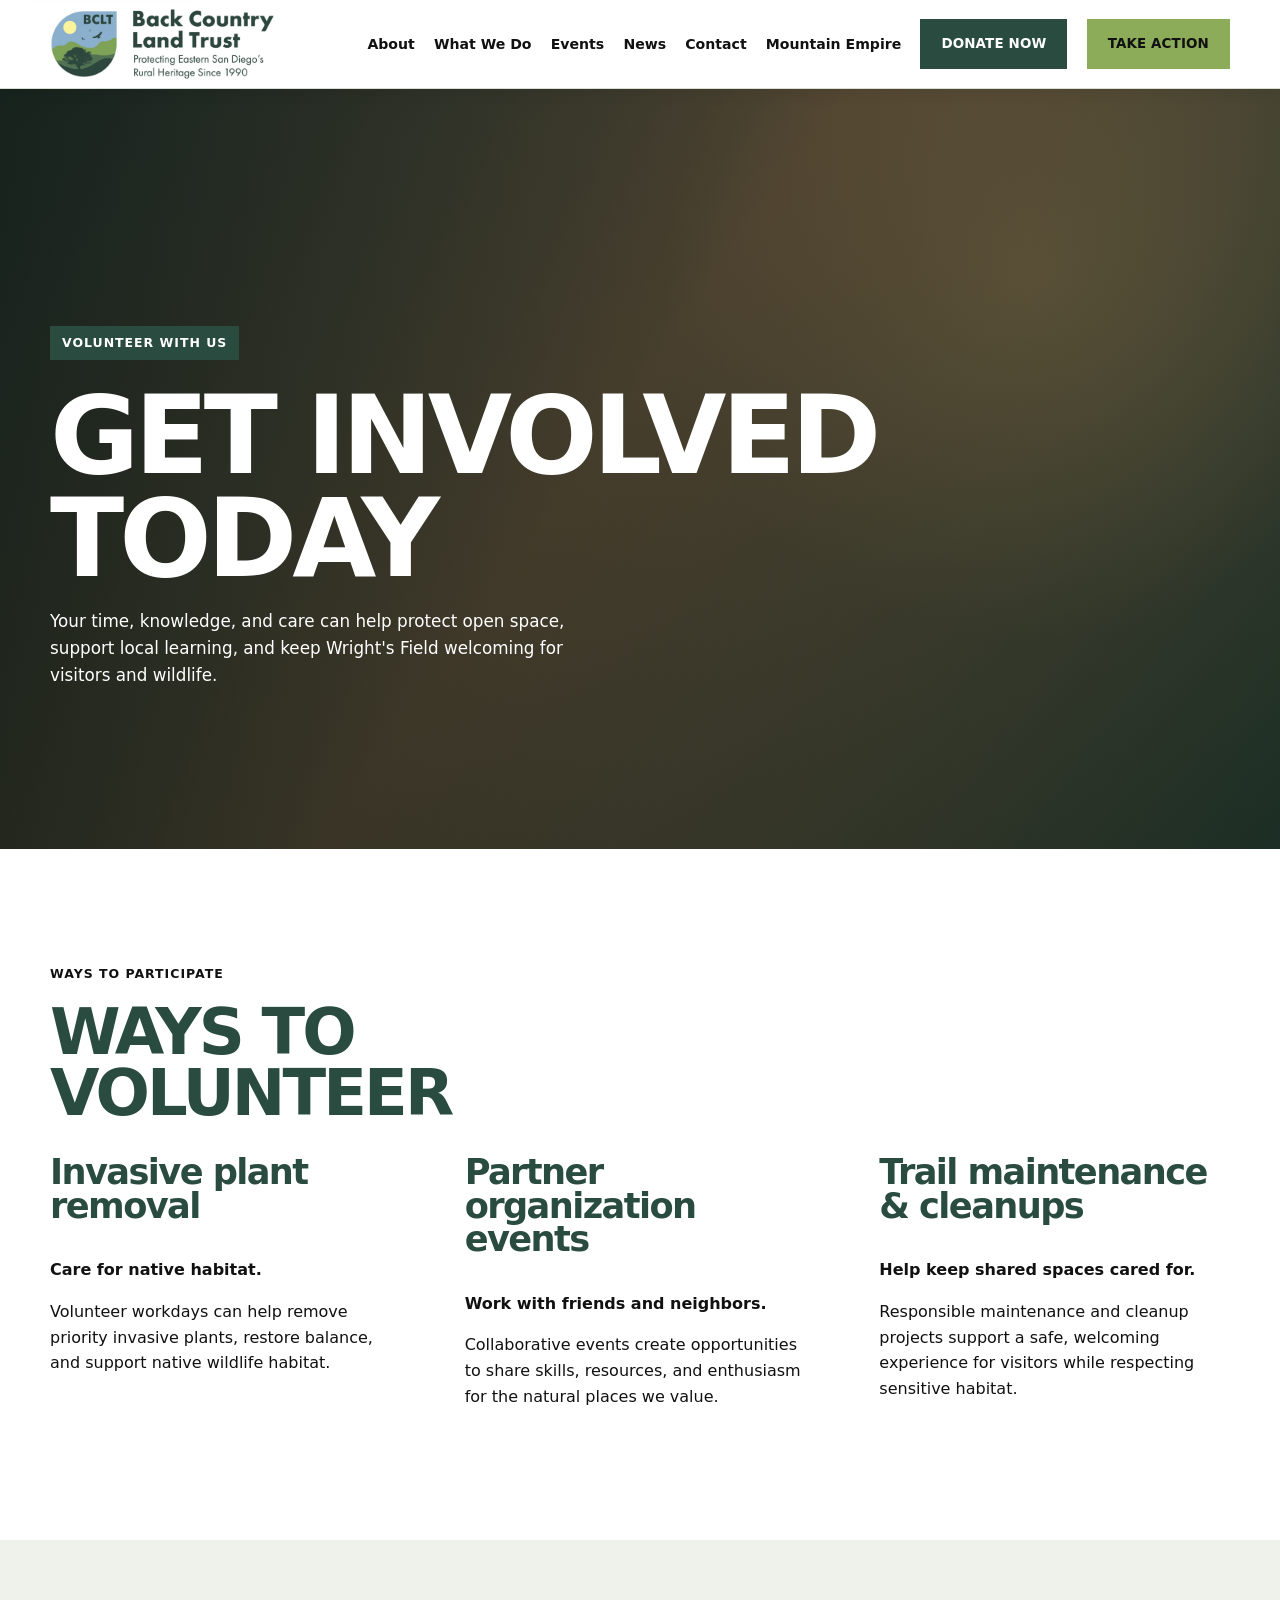
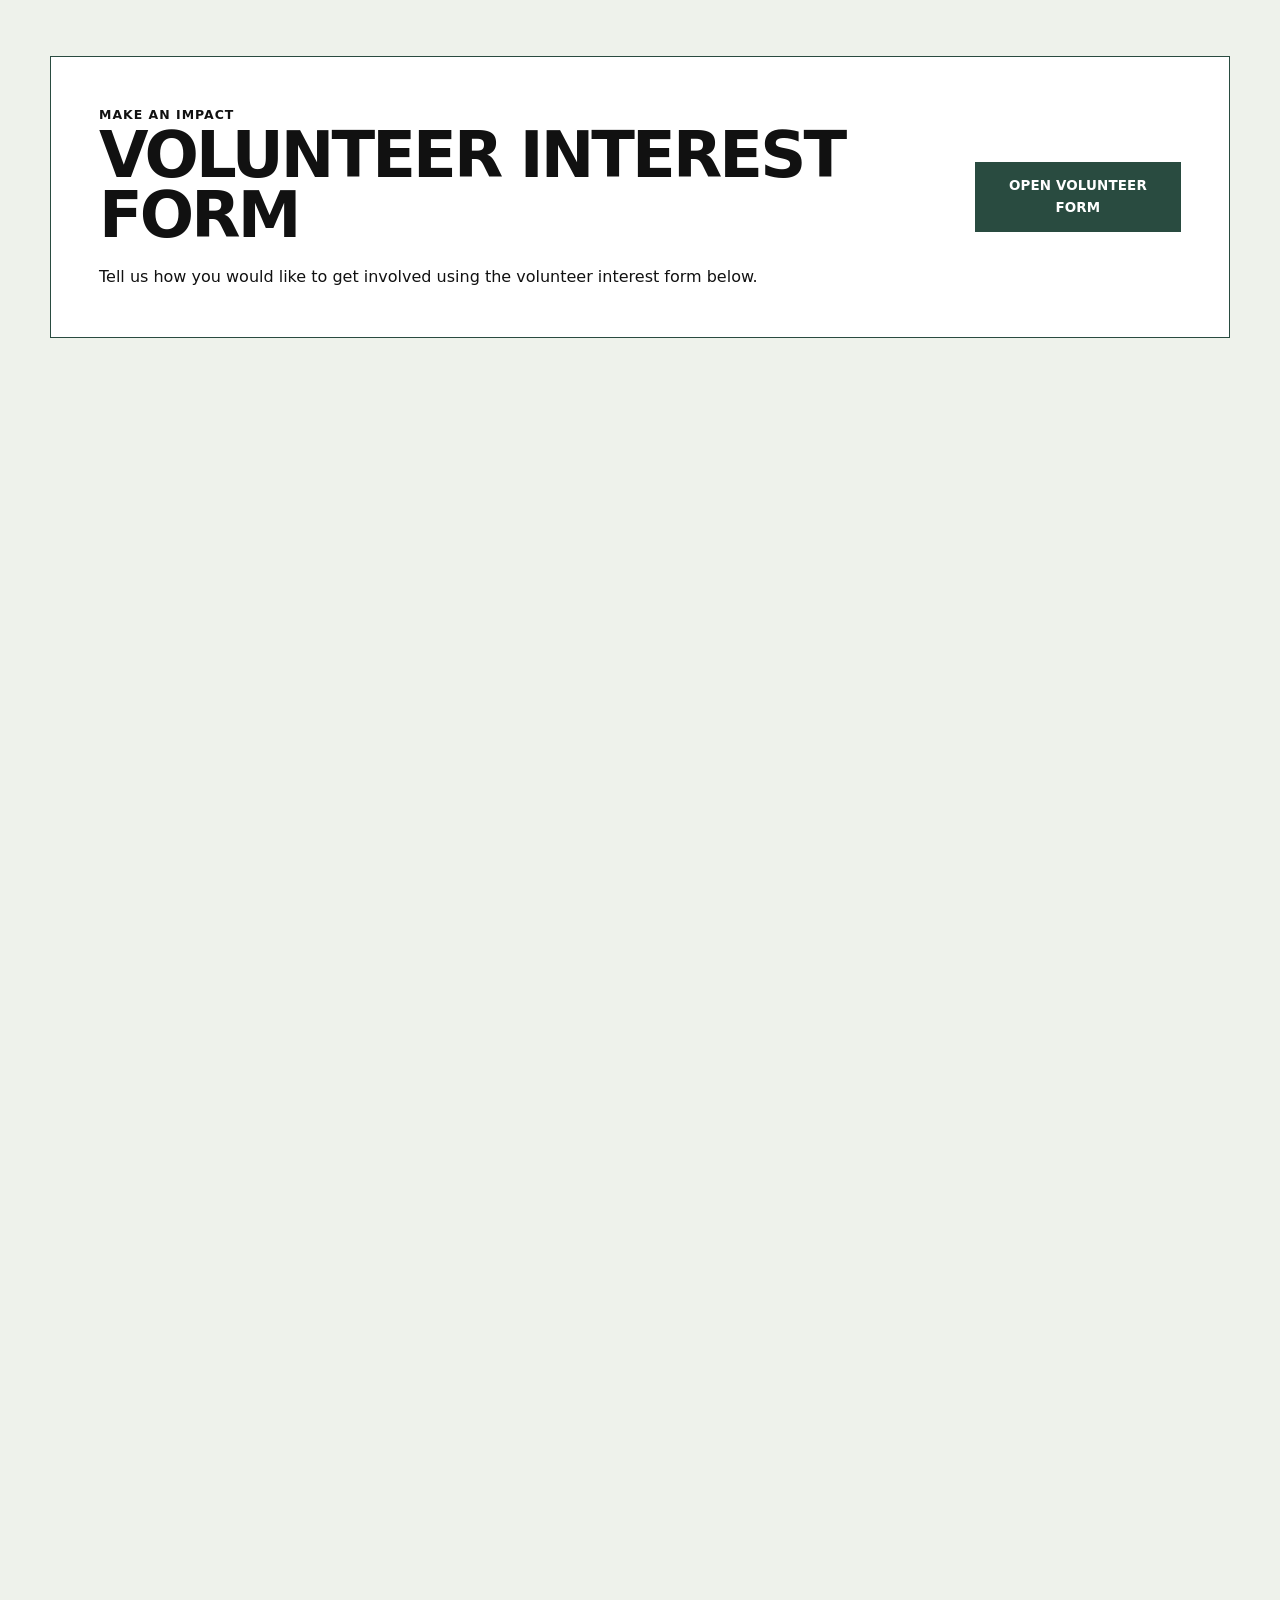
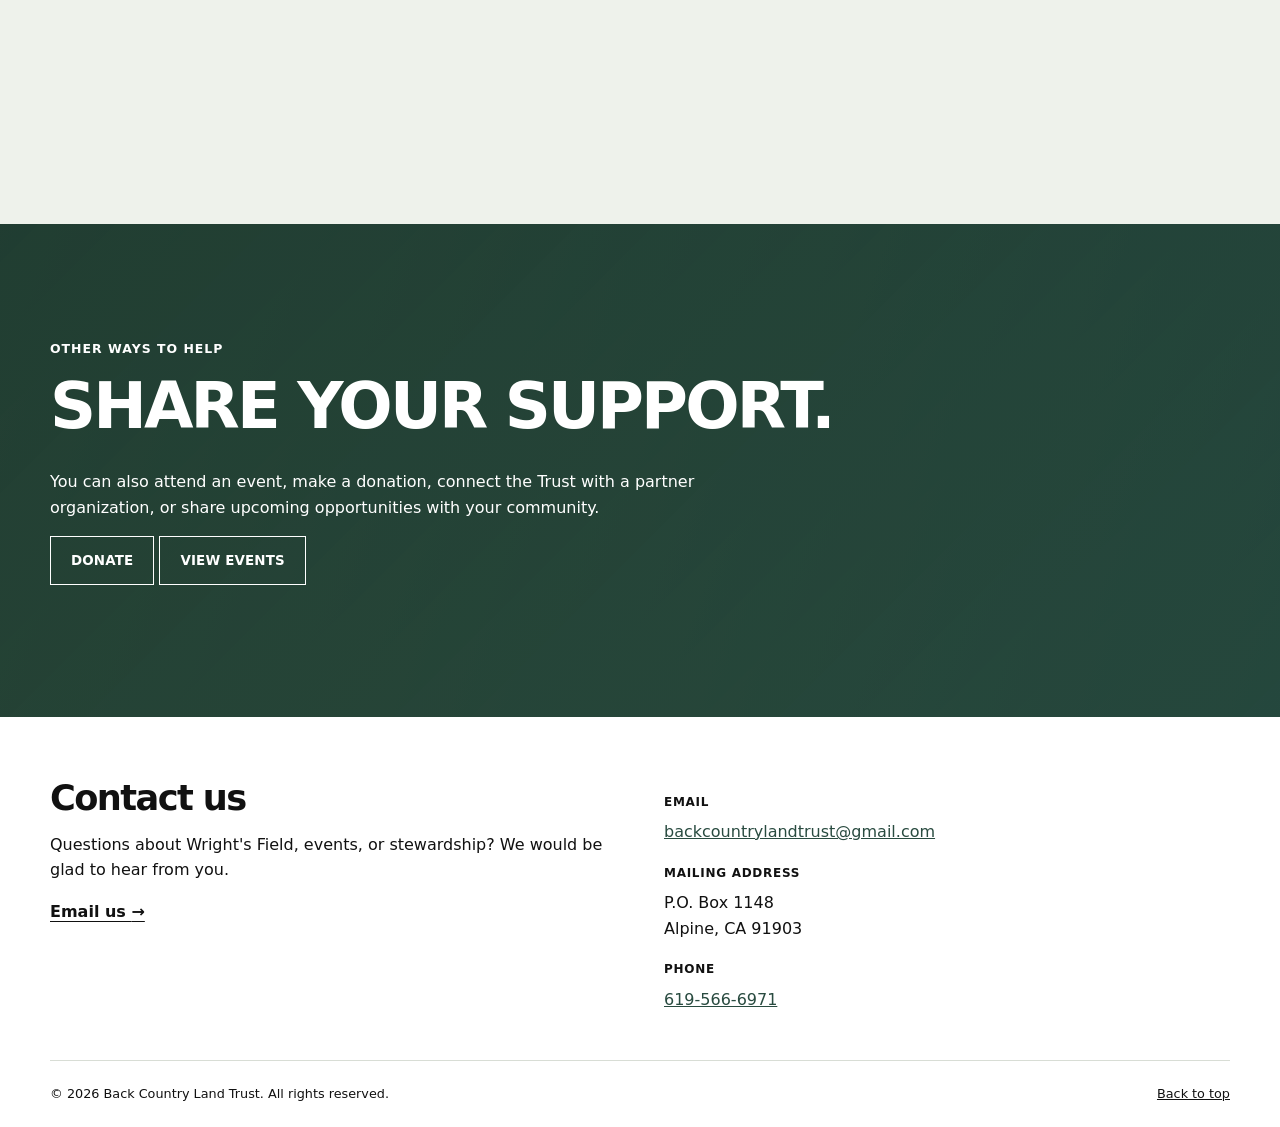
<file: get-involved/index.html>
<!doctype html>
<html lang="en">
<head>
  <meta charset="utf-8">
  <meta name="viewport" content="width=device-width, initial-scale=1">
  <meta name="description" content="Volunteer and get involved with Back Country Land Trust conservation work in Alpine, California.">
  <title>Get Involved | Back Country Land Trust</title>
  <link rel="stylesheet" href="../assets/css/site.css">
  <script src="../assets/js/site.js" defer></script>
  <style>
    .hero .eyebrow { color:var(--paper);height:auto; }
    .volunteer-project-grid { display:grid;grid-template-columns:repeat(auto-fit,minmax(min(100%,16rem),1fr));gap:clamp(1.5rem,5vw,5rem); }
    .footer-grid address a { overflow-wrap:anywhere; }
  </style>
</head>
<body id="top">
  <a class="skip-link" href="#main-content">Skip to main content</a>
  <header class="site-header">
    <div class="container header-inner">
      <a class="brand" href="../" aria-label="Back Country Land Trust home"><span class="brand-mark" aria-hidden="true">BCLT</span><span>Back Country<br>Land Trust</span></a>
      <button class="menu-toggle" type="button" aria-expanded="false" aria-controls="site-navigation"><span class="sr-only">Open menu</span><span aria-hidden="true">☰</span></button>
      <nav id="site-navigation" class="site-nav" aria-label="Primary navigation">
        <a href="../about/">About</a><a href="../what-we-do/">What We Do</a><a href="../events/">Events</a><a href="../news/">News</a><a href="../contact/">Contact</a><a class="button button-dark" href="../donate/">Donate Now</a><a class="button button-light" href="./" aria-current="page">Take Action</a>
      </nav>
    </div>
  </header>

  <main id="main-content">
    <section class="hero">
      <div class="container hero-content">
        <p class="eyebrow">Volunteer with us</p>
        <h1>Get involved<br>today</h1>
        <p class="hero-copy">Your time, knowledge, and care can help protect open space, support local learning, and keep Wright's Field welcoming for visitors and wildlife.</p>
      </div>
    </section>

    <section class="section">
      <div class="container">
        <div class="section-heading"><div><p class="eyebrow">Ways to participate</p><h2>Ways to<br>volunteer</h2></div><!-- <p>Use these categories as an editable overview of current needs. Change project titles, descriptions, and the registration link whenever priorities shift.</p> --></div>
        <div class="volunteer-project-grid">
          <article><h3 style="color:var(--evergreen)">Invasive plant<br>removal</h3><p><strong>Care for native habitat.</strong></p><p>Volunteer workdays can help remove priority invasive plants, restore balance, and support native wildlife habitat.</p></article>
          <article><h3 style="color:var(--evergreen)">Partner<br>organization events</h3><p><strong>Work with friends and neighbors.</strong></p><p>Collaborative events create opportunities to share skills, resources, and enthusiasm for the natural places we value.</p></article>
          <article><h3 style="color:var(--evergreen)">Trail maintenance<br>&amp; cleanups</h3><p><strong>Help keep shared spaces cared for.</strong></p><p>Responsible maintenance and cleanup projects support a safe, welcoming experience for visitors while respecting sensitive habitat.</p></article>
        </div>
      </div>
    </section>

    <section class="section weather-section" aria-labelledby="volunteer-form-heading">
      <div class="container">
        <div class="event-card" style="color:var(--ink);background:var(--paper);border-color:var(--evergreen)">
          <div><p class="eyebrow">Make an impact</p><h2 id="volunteer-form-heading" style="color:var(--ink);font-size:clamp(2.5rem,5vw,4.5rem)">Volunteer interest form</h2><!-- <p>Open the Back Country Land Trust volunteer form to tell us what projects interest you. This button should be replaced with your Google Form URL after you create the form in the organization’s Google account.</p> --><p>Tell us how you would like to get involved using the volunteer interest form below.</p></div>
          <a class="button button-dark" href="https://docs.google.com/forms/d/e/1FAIpQLSf6v7FKzfFuTVBBiDfeAV8hru4MCLbjZXRjCTXH-MGc61-8iQ/viewform" target="_blank" rel="noopener">Open volunteer form</a>
        </div>
        <div style="width:100%;max-width:640px;margin:2rem auto 0"><iframe src="https://docs.google.com/forms/d/e/1FAIpQLSf6v7FKzfFuTVBBiDfeAV8hru4MCLbjZXRjCTXH-MGc61-8iQ/viewform?embedded=true" title="Back Country Land Trust volunteer interest form" width="640" height="1338" loading="lazy" style="display:block;width:100%;max-width:100%;height:1338px;border:0">Loading…</iframe></div>
        <!-- <p class="fine-print">Maintenance note: replace <code>https://forms.gle/REPLACE-WITH-VOLUNTEER-FORM</code> with the published Google Form link. The form opens in a new tab so visitors retain this page.</p> -->
      </div>
    </section>

    <section class="section event-band">
      <div class="container"><p class="eyebrow">Other ways to help</p><h2>Share your support.</h2><p style="max-width:44rem">You can also attend an event, make a donation, connect the Trust with a partner organization, or share upcoming opportunities with your community.</p><p><a class="button button-outline-light" href="../donate/">Donate</a> <a class="button button-outline-light" href="../events/">View events</a></p></div>
    </section>
  </main>

  <footer class="site-footer">
    <!-- <section class="newsletter"><div class="container"><h2>Join the movement</h2><p>Get the latest news and updates.</p><a class="button button-dark" href="../contact/">Newsletter sign-up</a></div></section> -->
    <div class="container footer-grid" style="grid-template-columns:repeat(auto-fit,minmax(min(100%,18rem),1fr))"><div><h2>Contact us</h2><p>Questions about Wright's Field, events, or stewardship? We would be glad to hear from you.</p><a class="text-link" href="mailto:backcountrylandtrust@gmail.com">Email us <span aria-hidden="true">→</span></a></div><address><strong>Email</strong><a href="mailto:backcountrylandtrust@gmail.com">backcountrylandtrust@gmail.com</a><strong>Mailing address</strong><span>P.O. Box 1148<br>Alpine, CA 91903</span><strong>Phone</strong><a href="tel:+16195666971">619-566-6971</a></address><!-- <div><strong>Follow</strong><p>Social links will be added after they are confirmed.</p></div> --></div>
    <div class="container footer-bottom"><span>© <span id="year"></span> Back Country Land Trust. All rights reserved.</span><a href="#top">Back to top</a></div>
  </footer>
</body>
</html>
</file>
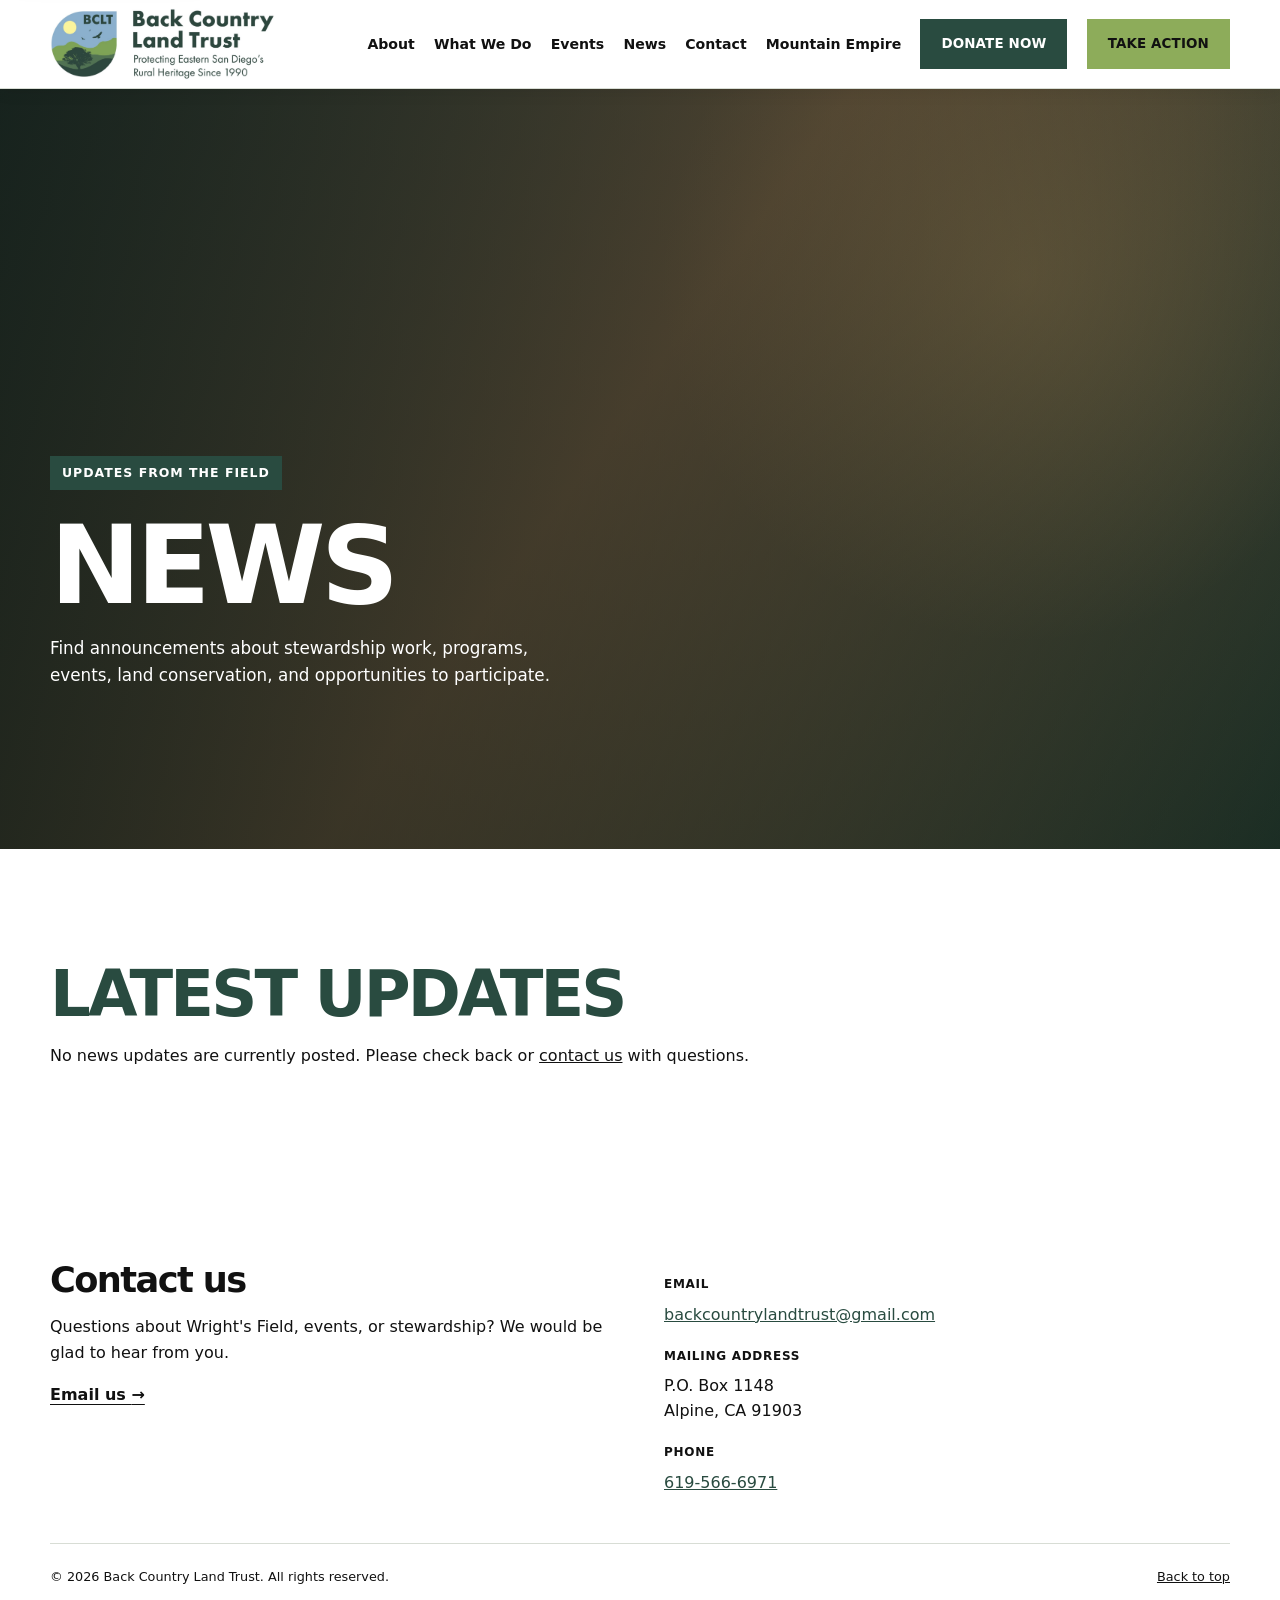
<file: news/index.html>
<!doctype html>
<html lang="en">
<head>
  <meta charset="utf-8">
  <meta name="viewport" content="width=device-width, initial-scale=1">
  <meta name="description" content="News, announcements, and conservation updates from Back Country Land Trust.">
  <title>News | Back Country Land Trust</title>
  <link rel="stylesheet" href="../assets/css/site.css">
  <script src="../assets/js/site.js" defer></script>
  <style>
    .hero .eyebrow { color:var(--paper);height:auto; }
    .news-page-footer { grid-template-columns:repeat(auto-fit,minmax(min(100%,18rem),1fr)); }
    .footer-grid address a { overflow-wrap:anywhere; }
  </style>
</head>
<body id="top">
  <a class="skip-link" href="#main-content">Skip to main content</a>
  <header class="site-header">
    <div class="container header-inner">
      <a class="brand" href="../" aria-label="Back Country Land Trust home"><span class="brand-mark" aria-hidden="true">BCLT</span><span>Back Country<br>Land Trust</span></a>
      <button class="menu-toggle" type="button" aria-expanded="false" aria-controls="site-navigation"><span class="sr-only">Open menu</span><span aria-hidden="true">☰</span></button>
      <nav id="site-navigation" class="site-nav" aria-label="Primary navigation">
        <a href="../about/">About</a><a href="../what-we-do/">What We Do</a><a href="../events/">Events</a><a href="./" aria-current="page">News</a><a href="../contact/">Contact</a><a class="button button-dark" href="../donate/">Donate Now</a><a class="button button-light" href="../get-involved/">Take Action</a>
      </nav>
    </div>
  </header>

  <main id="main-content">
    <section class="hero">
      <div class="container hero-content">
        <p class="eyebrow">Updates from the field</p>
        <h1>News</h1>
        <p class="hero-copy">Find announcements about stewardship work, programs, events, land conservation, and opportunities to participate.</p>
      </div>
    </section>

    <!-- News card templates retained until approved announcements are available
<section class="section" aria-labelledby="announcements-heading">
      <div class="container">
        <div class="section-heading"><div><p class="eyebrow">Latest updates</p><h2 id="announcements-heading">Announcements</h2></div><p>This is a static page by design. Edit one card, duplicate it for each new post, and move older updates to the archive section below.</p></div>
        <div style="display:grid;grid-template-columns:repeat(3,minmax(0,1fr));gap:1.25rem">
          <article style="padding:1.5rem;border:1px solid var(--line);border-top:.4rem solid var(--sage)"><p class="eyebrow">Add date</p><h3 style="color:var(--evergreen)">Add your newest announcement</h3><p>Replace this card with a brief, factual update. Keep each announcement focused, link to any supporting event or document, and remove stale notices.</p><a class="text-link" href="../contact/">Ask a question <span aria-hidden="true">→</span></a></article>
          <article style="padding:1.5rem;border:1px solid var(--line);border-top:.4rem solid var(--sage)"><p class="eyebrow">Add date</p><h3 style="color:var(--evergreen)">Share a stewardship update</h3><p>Examples: a completed workday, a restoration milestone, a seasonal trail update, or a community partnership.</p><a class="text-link" href="../get-involved/">Get involved <span aria-hidden="true">→</span></a></article>
          <article style="padding:1.5rem;border:1px solid var(--line);border-top:.4rem solid var(--sage)"><p class="eyebrow">Add date</p><h3 style="color:var(--evergreen)">Post upcoming opportunities</h3><p>For an event, publish the essential details here and link visitors to the Events page for registration and preparation instructions.</p><a class="text-link" href="../events/">View events <span aria-hidden="true">→</span></a></article>
        </div>
      </div>
    </section>
-->

    <!-- Internal news publishing instructions
<section class="section weather-section">
      <div class="container" style="max-width:58rem">
        <p class="eyebrow">Editor instructions</p><h2 style="color:var(--evergreen)">How to publish an update</h2>
        <ol>
          <li>Open <code>news/index.html</code> in GitHub and select the pencil icon to edit.</li>
          <li>Copy an existing <code>&lt;article&gt;</code> block, then replace its date, heading, body, and destination link.</li>
          <li>Put the newest item first and keep it concise.</li>
          <li>Use “Commit changes” in GitHub. GitHub Pages will publish the update after its normal build cycle.</li>
        </ol>
        <p>If routine news becomes frequent, consider adding a simple Markdown-based static-site generator later. For occasional updates, this plain HTML approach is more reliable for staff turnover.</p>
      </div>
    </section>
-->

    <!-- Archive editor template
<section class="section">
      <div class="container"><p class="eyebrow">Archive</p><h2 style="color:var(--evergreen)">Past updates</h2><p>No archived updates have been added yet. When an announcement is no longer current, move it here with its original date or remove it if it no longer serves visitors.</p></div>
    </section>
-->
    <section class="section" aria-labelledby="news-status-heading">
      <div class="container">
        <h2 id="news-status-heading" style="color:var(--evergreen)">Latest updates</h2>
        <p>No news updates are currently posted. Please check back or <a href="../contact/">contact us</a> with questions.</p>
      </div>
    </section>
  </main>

  <footer class="site-footer">
    <!-- Pending newsletter signup destination: <section class="newsletter"><div class="container"><h2>Join the movement</h2><p>Get the latest news and updates.</p><a class="button button-dark" href="../contact/">Newsletter sign-up</a></div></section> -->
    <div class="container footer-grid news-page-footer"><div><h2>Contact us</h2><p>Questions about Wright's Field, events, or stewardship? We would be glad to hear from you.</p><a class="text-link" href="mailto:backcountrylandtrust@gmail.com">Email us <span aria-hidden="true">→</span></a></div><address><strong>Email</strong><a href="mailto:backcountrylandtrust@gmail.com">backcountrylandtrust@gmail.com</a><strong>Mailing address</strong><span>P.O. Box 1148<br>Alpine, CA 91903</span><strong>Phone</strong><a href="tel:+16195666971">619-566-6971</a></address><!-- Pending official social accounts: <div><strong>Follow</strong><p>Social links will be added after they are confirmed.</p></div> --></div>
    <div class="container footer-bottom"><span>© <span id="year"></span> Back Country Land Trust. All rights reserved.</span><a href="#top">Back to top</a></div>
  </footer>
</body>
</html>
</file>
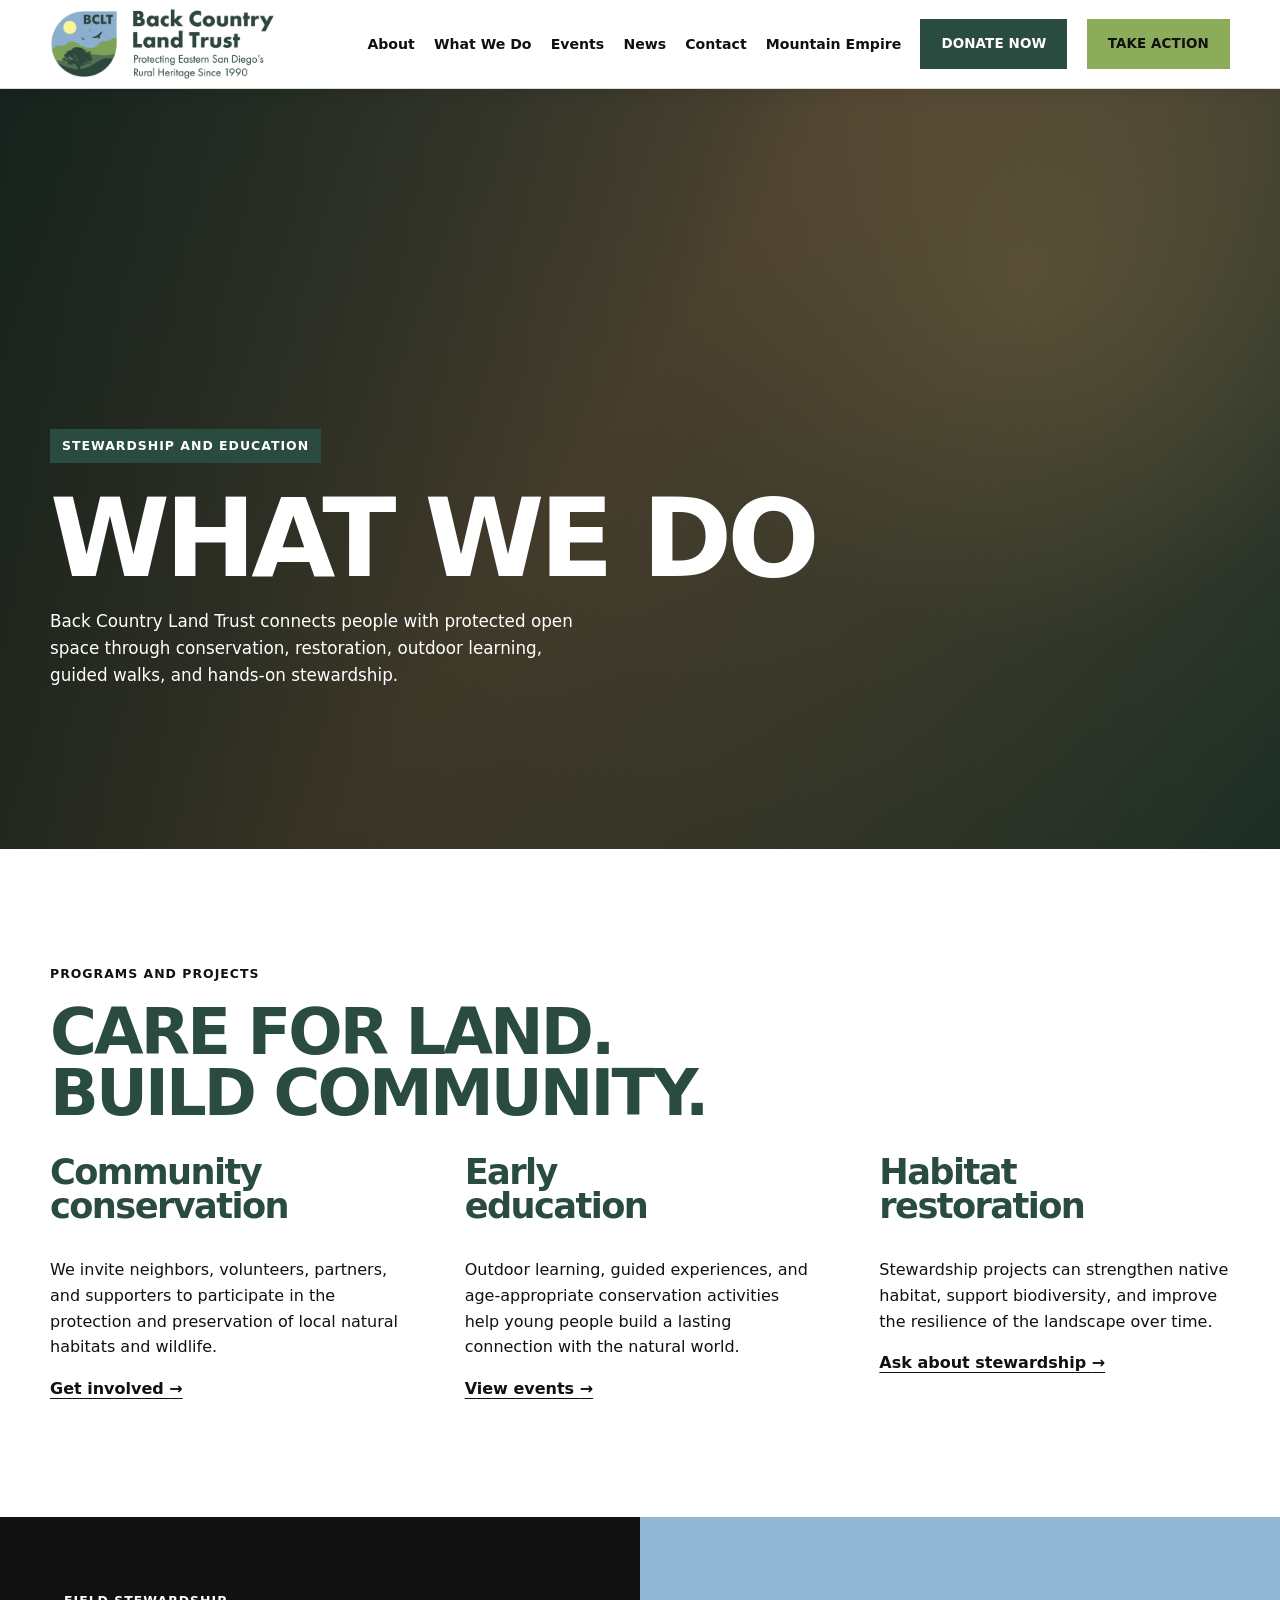
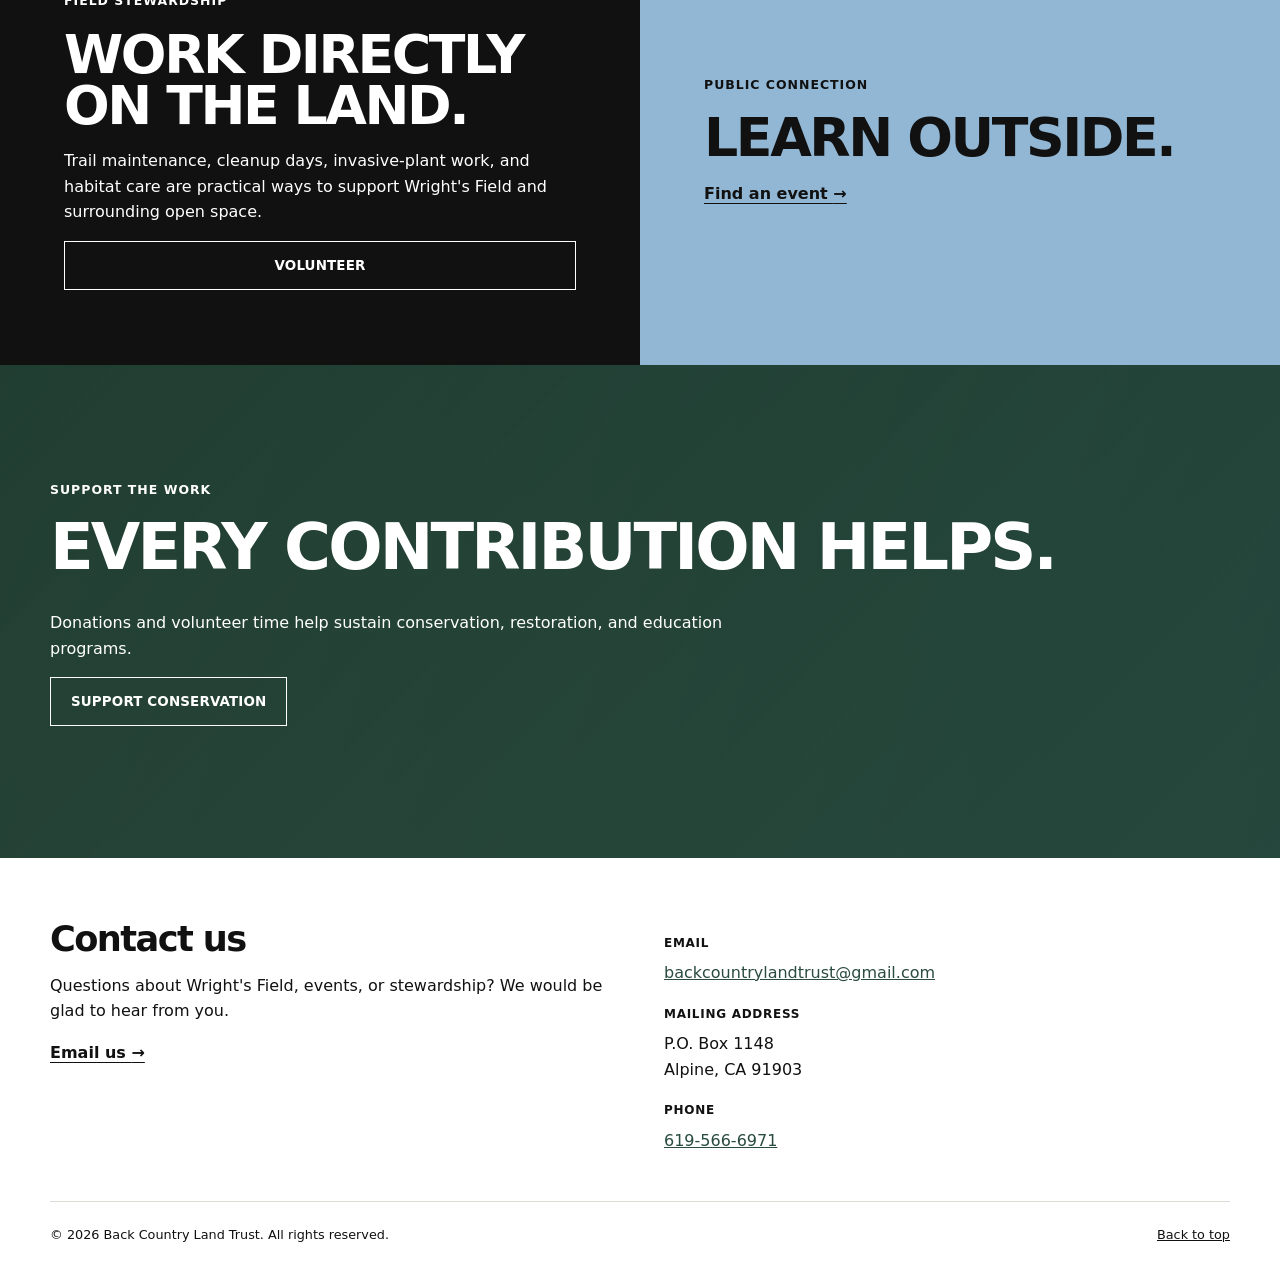
<file: what-we-do/index.html>
<!doctype html>
<html lang="en">
<head>
  <meta charset="utf-8">
  <meta name="viewport" content="width=device-width, initial-scale=1">
  <meta name="description" content="Back Country Land Trust programs and projects in conservation, education, and habitat restoration.">
  <title>What We Do | Back Country Land Trust</title>
  <link rel="stylesheet" href="../assets/css/site.css">
  <script src="../assets/js/site.js" defer></script>
  <style>
    .hero .eyebrow { color:var(--paper);height:auto; }
    .program-page-grid { display:grid;grid-template-columns:repeat(auto-fit,minmax(min(100%,16rem),1fr));gap:clamp(1.5rem,5vw,5rem); }
    .program-page-panels { grid-template-columns:repeat(2,minmax(0,1fr)); }
    .program-page-panels .panel-sky { grid-column:auto; }
    .program-page-footer { grid-template-columns:repeat(auto-fit,minmax(min(100%,18rem),1fr)); }
    .footer-grid address a { overflow-wrap:anywhere; }
    @media (max-width:640px) { .program-page-panels { grid-template-columns:minmax(0,1fr); } }
  </style>
</head>
<body id="top">
  <a class="skip-link" href="#main-content">Skip to main content</a>
  <header class="site-header">
    <div class="container header-inner">
      <a class="brand" href="../" aria-label="Back Country Land Trust home"><span class="brand-mark" aria-hidden="true">BCLT</span><span>Back Country<br>Land Trust</span></a>
      <button class="menu-toggle" type="button" aria-expanded="false" aria-controls="site-navigation"><span class="sr-only">Open menu</span><span aria-hidden="true">☰</span></button>
      <nav id="site-navigation" class="site-nav" aria-label="Primary navigation">
        <a href="../about/">About</a><a href="./" aria-current="page">What We Do</a><a href="../events/">Events</a><a href="../news/">News</a><a href="../contact/">Contact</a><a class="button button-dark" href="../donate/">Donate Now</a><a class="button button-light" href="../get-involved/">Take Action</a>
      </nav>
    </div>
  </header>

  <main id="main-content">
    <section class="hero">
      <div class="container hero-content">
        <p class="eyebrow">Stewardship and education</p>
        <h1>What we do</h1>
        <p class="hero-copy">Back Country Land Trust connects people with protected open space through conservation, restoration, outdoor learning, guided walks, and hands-on stewardship.</p>
      </div>
    </section>

    <section class="section">
      <div class="container">
        <div class="section-heading"><div><p class="eyebrow">Programs and projects</p><h2>Care for land.<br>Build community.</h2></div><!-- Internal program editor note: <p>These program areas mirror the existing site while focusing the language on work that can be carried out locally and updated easily by future land managers.</p> --></div>
        <div class="program-page-grid">
          <article><h3 style="color:var(--evergreen)">Community<br>conservation</h3><p>We invite neighbors, volunteers, partners, and supporters to participate in the protection and preservation of local natural habitats and wildlife.</p><a class="text-link" href="../get-involved/">Get involved <span aria-hidden="true">→</span></a></article>
          <article><h3 style="color:var(--evergreen)">Early<br>education</h3><p>Outdoor learning, guided experiences, and age-appropriate conservation activities help young people build a lasting connection with the natural world.</p><a class="text-link" href="../events/">View events <span aria-hidden="true">→</span></a></article>
          <article><h3 style="color:var(--evergreen)">Habitat<br>restoration</h3><p>Stewardship projects can strengthen native habitat, support biodiversity, and improve the resilience of the landscape over time.</p><a class="text-link" href="../contact/">Ask about stewardship <span aria-hidden="true">→</span></a></article>
        </div>
      </div>
    </section>

    <section class="mission-grid program-page-panels" aria-label="Programs in practice">
      <article class="panel panel-dark"><p class="eyebrow">Field stewardship</p><h2>Work directly on the land.</h2><p>Trail maintenance, cleanup days, invasive-plant work, and habitat care are practical ways to support Wright's Field and surrounding open space.</p><a class="button button-outline-light" href="../get-involved/">Volunteer</a></article>
      <!-- Pending approved photograph: <div class="photo-placeholder photo-field" role="img" aria-label="Placeholder for an approved photograph of field stewardship"></div> -->
      <article class="panel panel-sky"><p class="eyebrow">Public connection</p><h2>Learn outside.</h2><!-- Pending approved public program copy: <p>Use this area for guided hikes, field classes, community programs, and other public opportunities.</p> --><a class="text-link" href="../events/">Find an event <span aria-hidden="true">→</span></a></article>
    </section>

    <section class="section event-band">
      <div class="container"><p class="eyebrow">Support the work</p><h2>Every contribution helps.</h2><!-- Original donation editor copy: <p style="max-width:45rem">Donations and volunteer time help sustain conservation, restoration, and education programs. Link this section to the organization's approved donation platform before launch.</p> -->
      <p style="max-width:45rem">Donations and volunteer time help sustain conservation, restoration, and education programs.</p><p><a class="button button-outline-light" href="../donate/">Support conservation</a></p></div>
    </section>
  </main>

  <footer class="site-footer">
    <!-- Pending newsletter signup destination: <section class="newsletter"><div class="container"><h2>Join the movement</h2><p>Get the latest news and updates.</p><a class="button button-dark" href="../contact/">Newsletter sign-up</a></div></section> -->
    <div class="container footer-grid program-page-footer"><div><h2>Contact us</h2><p>Questions about Wright's Field, events, or stewardship? We would be glad to hear from you.</p><a class="text-link" href="mailto:backcountrylandtrust@gmail.com">Email us <span aria-hidden="true">→</span></a></div><address><strong>Email</strong><a href="mailto:backcountrylandtrust@gmail.com">backcountrylandtrust@gmail.com</a><strong>Mailing address</strong><span>P.O. Box 1148<br>Alpine, CA 91903</span><strong>Phone</strong><a href="tel:+16195666971">619-566-6971</a></address><!-- Pending official social accounts: <div><strong>Follow</strong><p>Social links will be added after they are confirmed.</p></div> --></div>
    <div class="container footer-bottom"><span>© <span id="year"></span> Back Country Land Trust. All rights reserved.</span><a href="#top">Back to top</a></div>
  </footer>
</body>
</html>
</file>
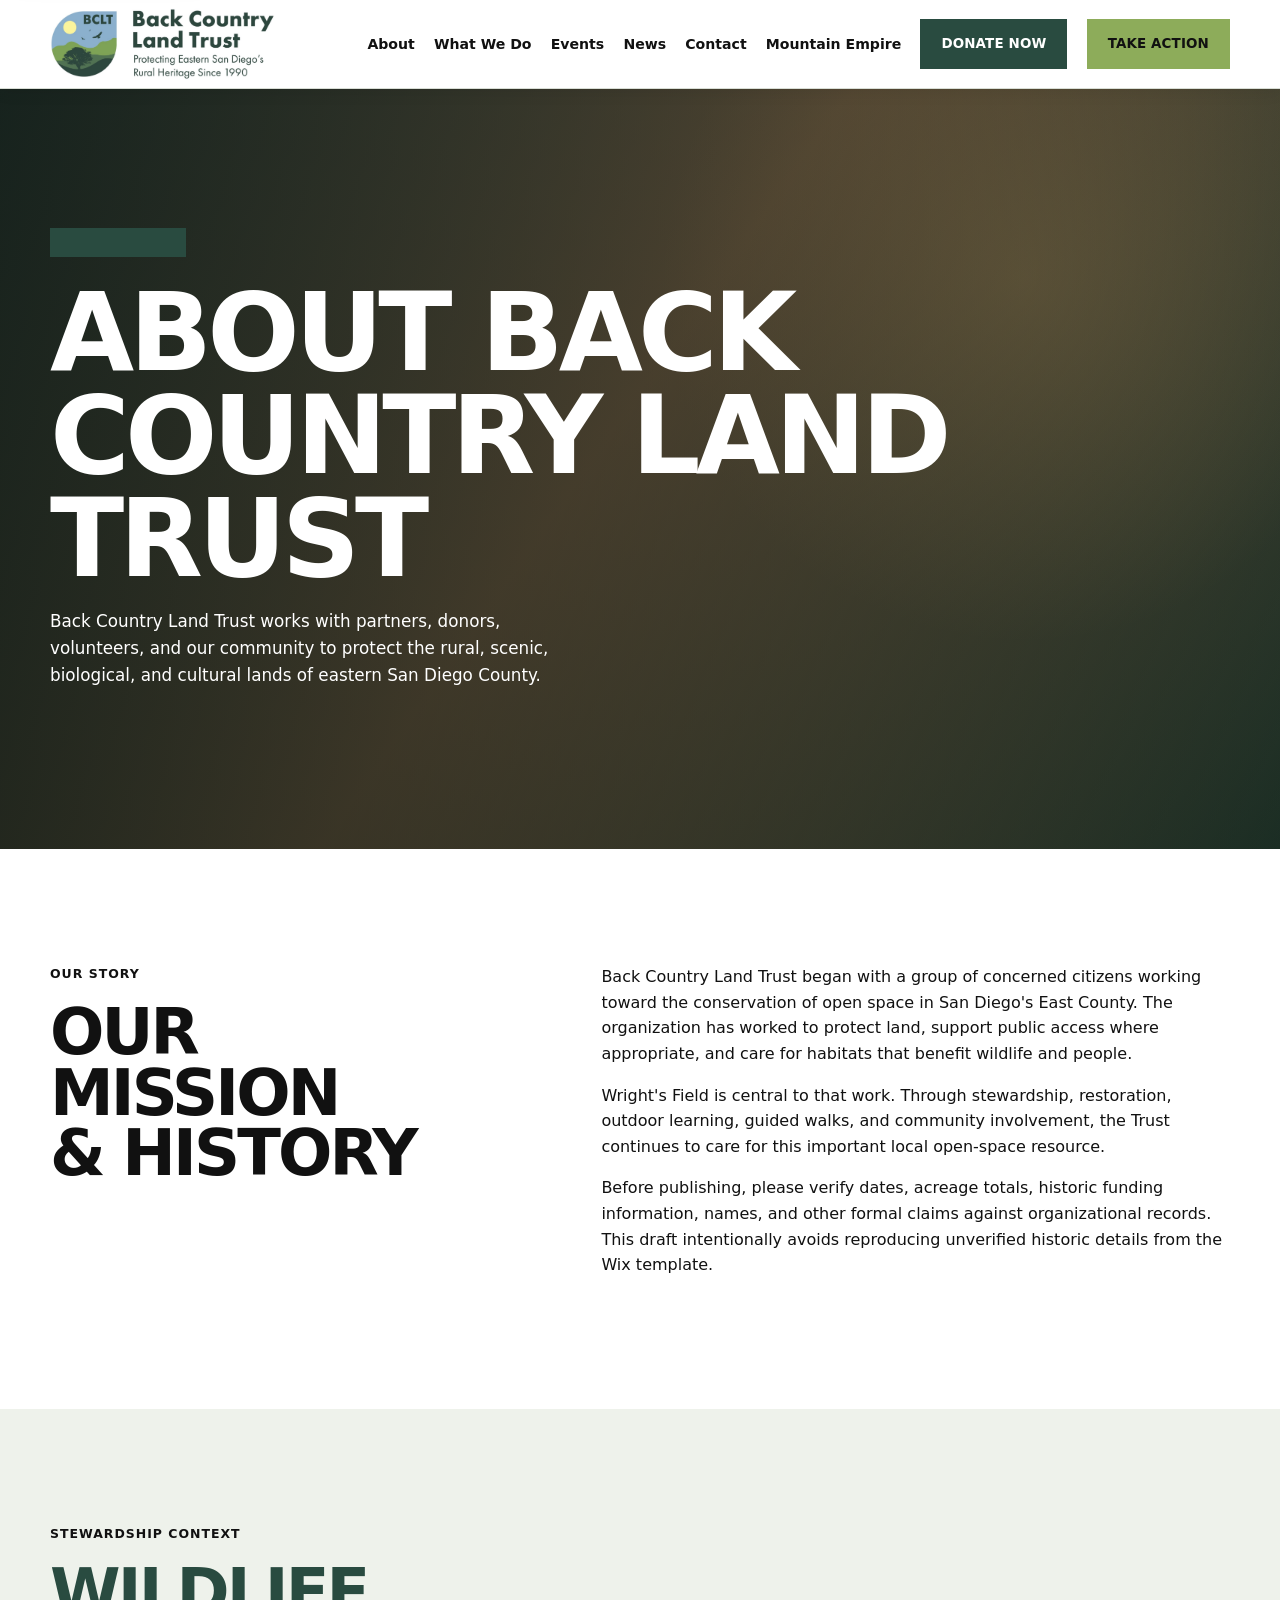
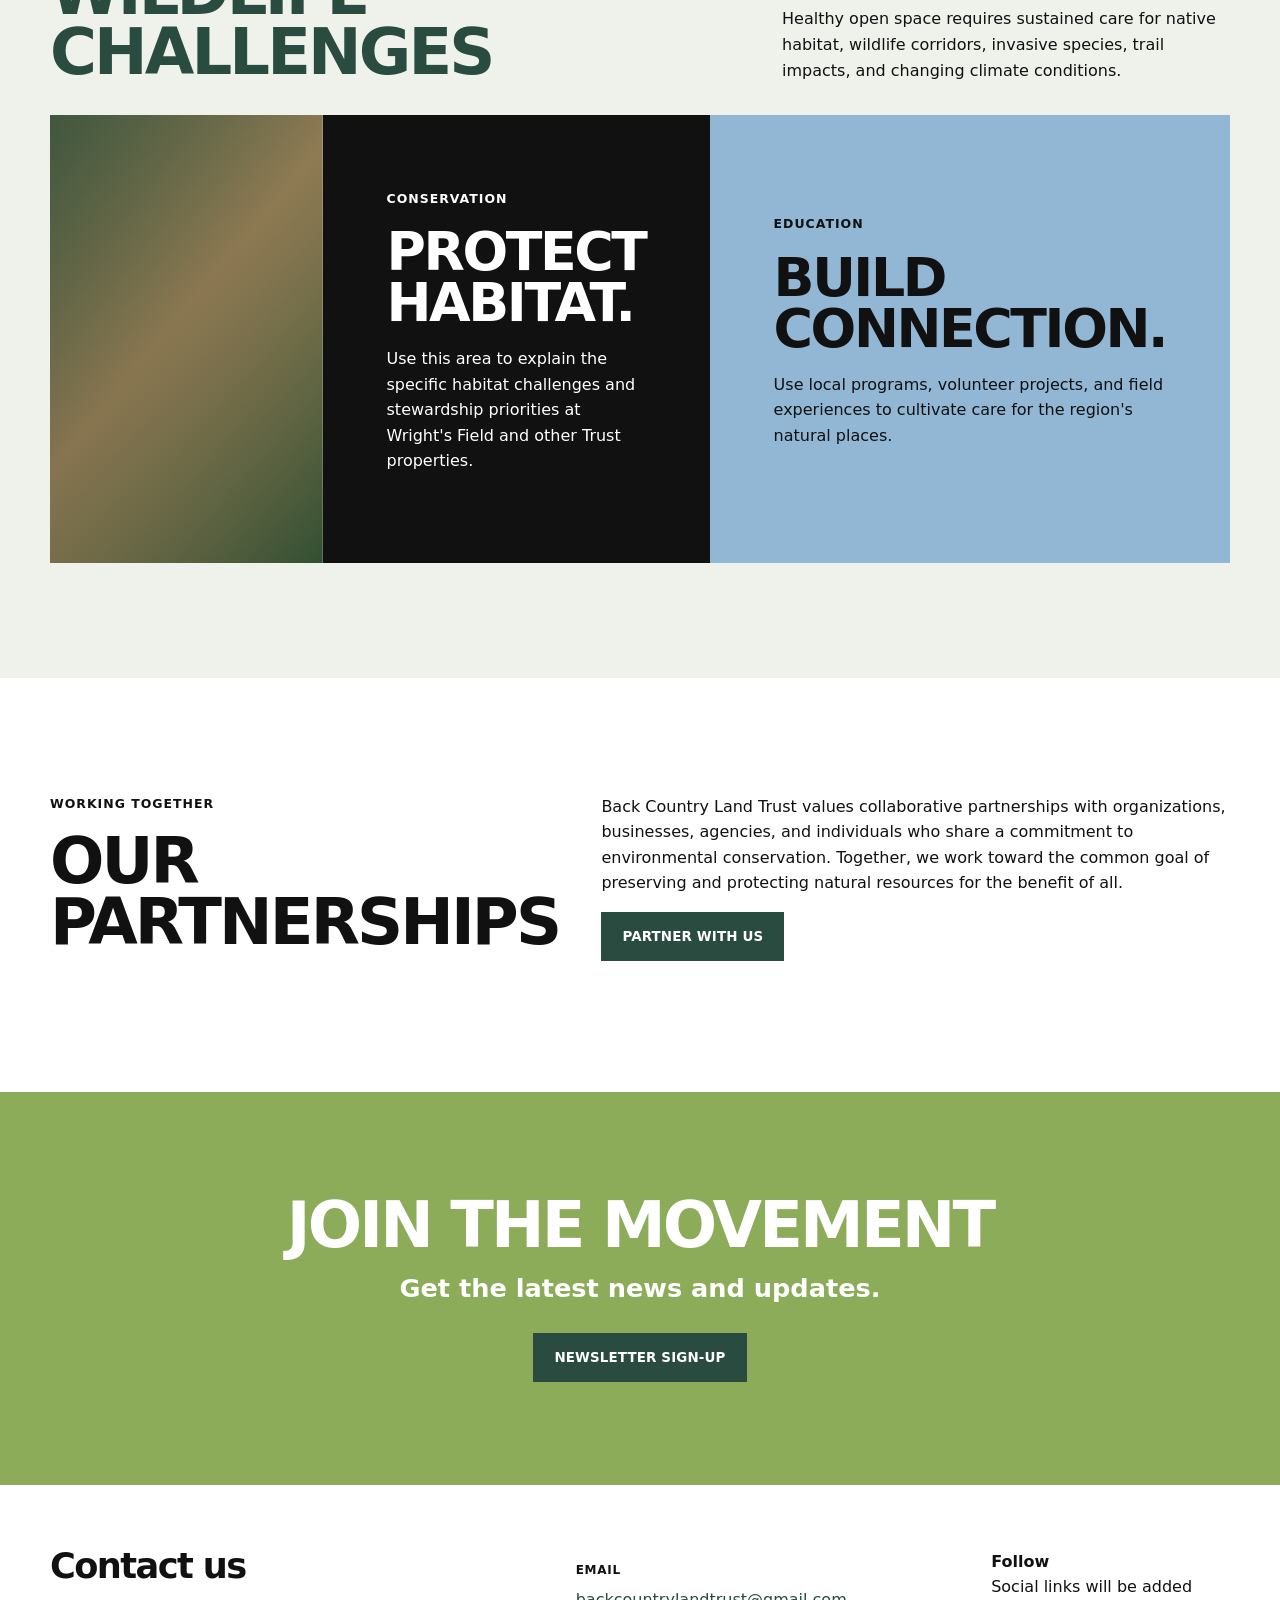
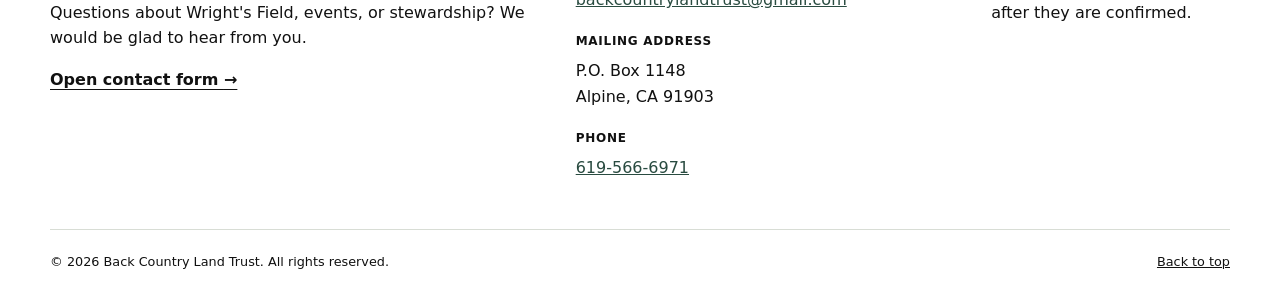
<file: about-index.html>
<!doctype html>
<html lang="en">
<head>
  <meta charset="utf-8">
  <meta name="viewport" content="width=device-width, initial-scale=1">
  <meta name="description" content="Learn about Back Country Land Trust and its history of protecting open space in San Diego's East County.">
  <title>About | Back Country Land Trust</title>
  <link rel="stylesheet" href="../assets/css/site.css">
  <script src="../assets/js/site.js" defer></script>
</head>
<body id="top">
  <a class="skip-link" href="#main-content">Skip to main content</a>
  <header class="site-header">
    <div class="container header-inner">
      <a class="brand" href="../" aria-label="Back Country Land Trust home"><span class="brand-mark" aria-hidden="true">BCLT</span><span>Back Country<br>Land Trust</span></a>
      <button class="menu-toggle" type="button" aria-expanded="false" aria-controls="site-navigation"><span class="sr-only">Open menu</span><span aria-hidden="true">☰</span></button>
      <nav id="site-navigation" class="site-nav" aria-label="Primary navigation">
        <a href="./" aria-current="page">About</a><a href="../what-we-do/">What We Do</a><a href="../events/">Events</a><a href="../news/">News</a><a href="../contact/">Contact</a><a class="button button-dark" href="../donate/">Donate Now</a><a class="button button-light" href="../get-involved/">Take Action</a>
      </nav>
    </div>
  </header>

  <main id="main-content">
    <section class="hero">
      <div class="container hero-content">
        <p class="eyebrow">Since 1990</p>
        <h1>About Back<br>Country Land<br>Trust</h1>
        <p class="hero-copy">Back Country Land Trust works with partners, donors, volunteers, and our community to protect the rural, scenic, biological, and cultural lands of eastern San Diego County.</p>
      </div>
    </section>

    <section class="section">
      <div class="container" style="display:grid;grid-template-columns:minmax(0,1fr) minmax(0,1.4fr);gap:clamp(2rem,8vw,8rem)">
        <div><p class="eyebrow">Our story</p><h2>Our mission<br>&amp; history</h2></div>
        <div>
          <p>Back Country Land Trust began with a group of concerned citizens working toward the conservation of open space in San Diego's East County. The organization has worked to protect land, support public access where appropriate, and care for habitats that benefit wildlife and people.</p>
          <p>Wright's Field is central to that work. Through stewardship, restoration, outdoor learning, guided walks, and community involvement, the Trust continues to care for this important local open-space resource.</p>
          <p>Before publishing, please verify dates, acreage totals, historic funding information, names, and other formal claims against organizational records. This draft intentionally avoids reproducing unverified historic details from the Wix template.</p>
        </div>
      </div>
    </section>

    <section class="section weather-section">
      <div class="container">
        <div class="section-heading"><div><p class="eyebrow">Stewardship context</p><h2>Wildlife challenges</h2></div><p>Healthy open space requires sustained care for native habitat, wildlife corridors, invasive species, trail impacts, and changing climate conditions.</p></div>
        <div class="mission-grid">
          <div class="photo-placeholder photo-field" role="img" aria-label="Placeholder for an approved native habitat photograph"></div>
          <article class="panel panel-dark"><p class="eyebrow">Conservation</p><h2>Protect habitat.</h2><p>Use this area to explain the specific habitat challenges and stewardship priorities at Wright's Field and other Trust properties.</p></article>
          <article class="panel panel-sky"><p class="eyebrow">Education</p><h2>Build connection.</h2><p>Use local programs, volunteer projects, and field experiences to cultivate care for the region's natural places.</p></article>
        </div>
      </div>
    </section>

    <section class="section">
      <div class="container" style="display:grid;grid-template-columns:minmax(0,1fr) minmax(0,1.4fr);gap:clamp(2rem,8vw,8rem)">
        <div><p class="eyebrow">Working together</p><h2>Our<br>partnerships</h2></div>
        <div><p>Back Country Land Trust values collaborative partnerships with organizations, businesses, agencies, and individuals who share a commitment to environmental conservation. Together, we work toward the common goal of preserving and protecting natural resources for the benefit of all.</p><p><a class="button button-dark" href="../contact/">Partner with us</a></p></div>
      </div>
    </section>
  </main>

  <footer class="site-footer">
    <section class="newsletter"><div class="container"><h2>Join the movement</h2><p>Get the latest news and updates.</p><a class="button button-dark" href="../contact/">Newsletter sign-up</a></div></section>
    <div class="container footer-grid"><div><h2>Contact us</h2><p>Questions about Wright's Field, events, or stewardship? We would be glad to hear from you.</p><a class="text-link" href="../contact/">Open contact form <span aria-hidden="true">→</span></a></div><address><strong>Email</strong><a href="mailto:backcountrylandtrust@gmail.com">backcountrylandtrust@gmail.com</a><strong>Mailing address</strong><span>P.O. Box 1148<br>Alpine, CA 91903</span><strong>Phone</strong><a href="tel:+16195666971">619-566-6971</a></address><div><strong>Follow</strong><p>Social links will be added after they are confirmed.</p></div></div>
    <div class="container footer-bottom"><span>© <span id="year"></span> Back Country Land Trust. All rights reserved.</span><a href="#top">Back to top</a></div>
  </footer>
</body>
</html>
</file>
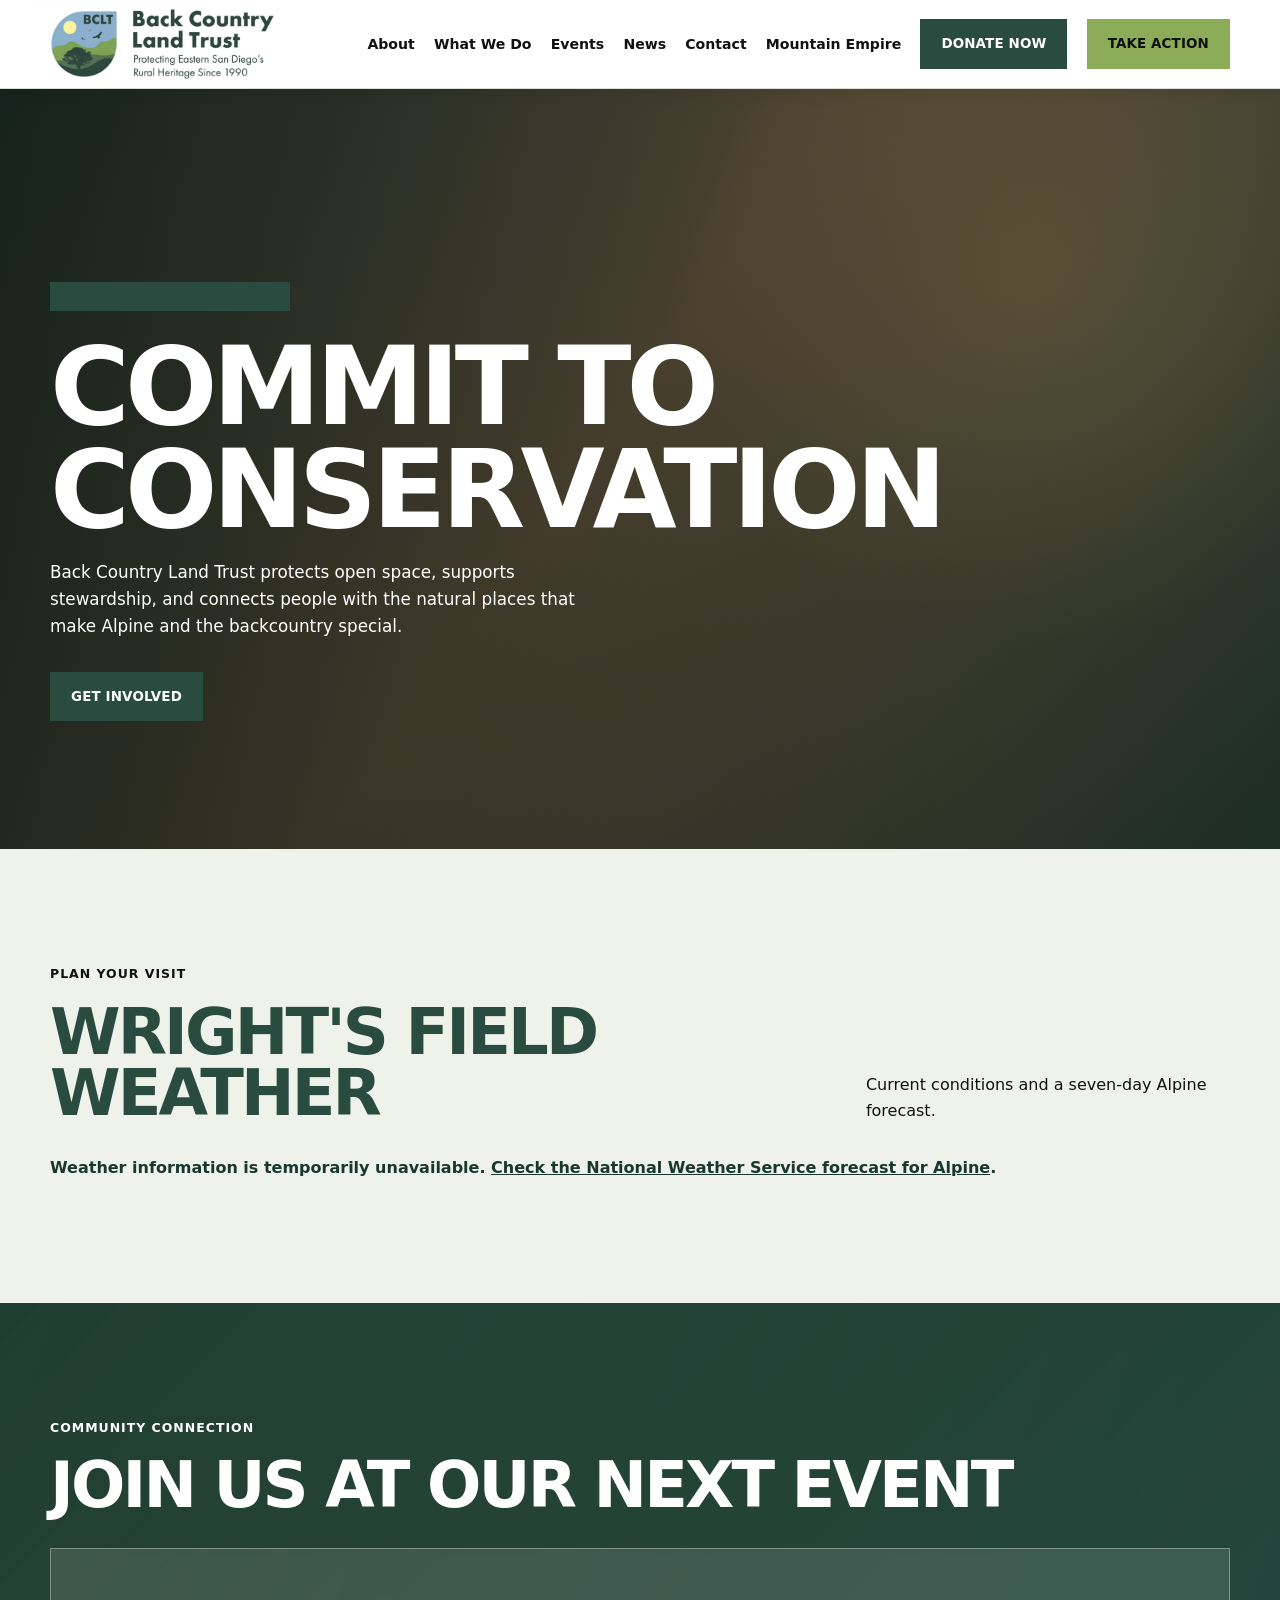
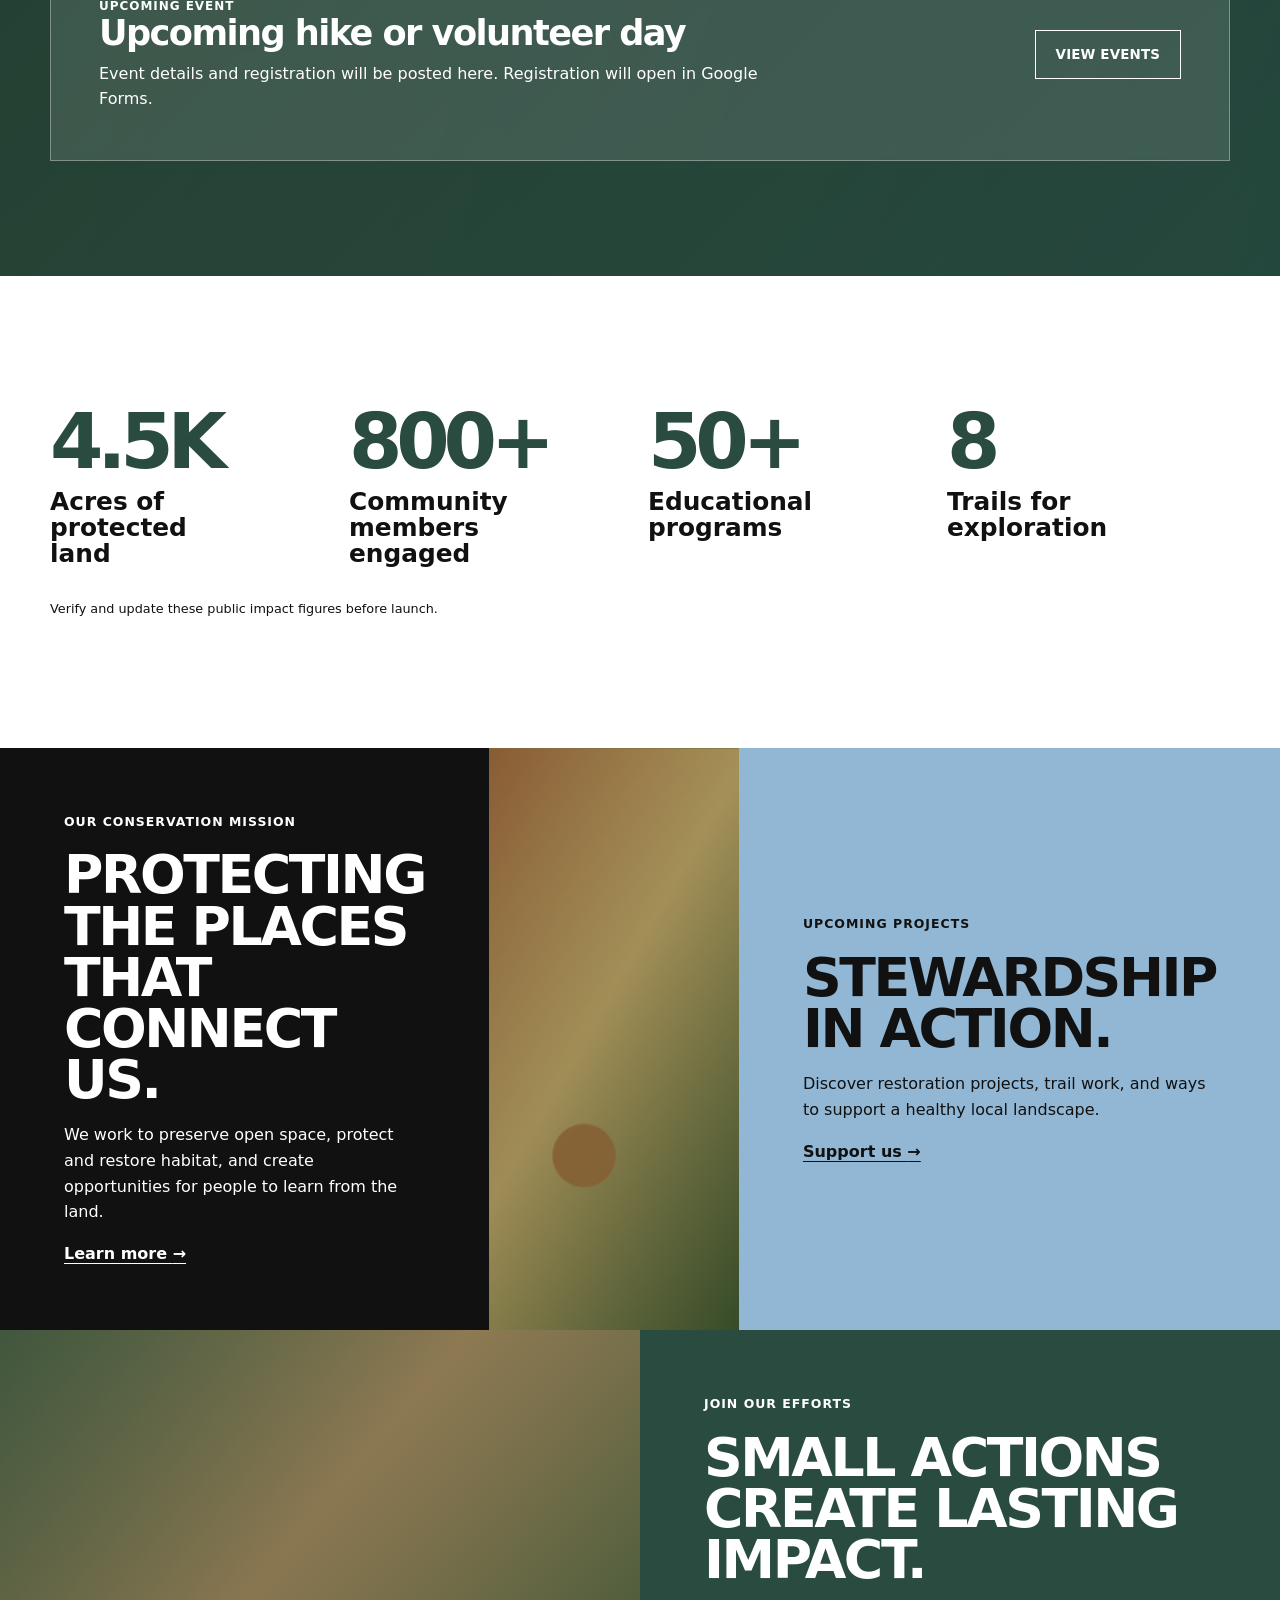
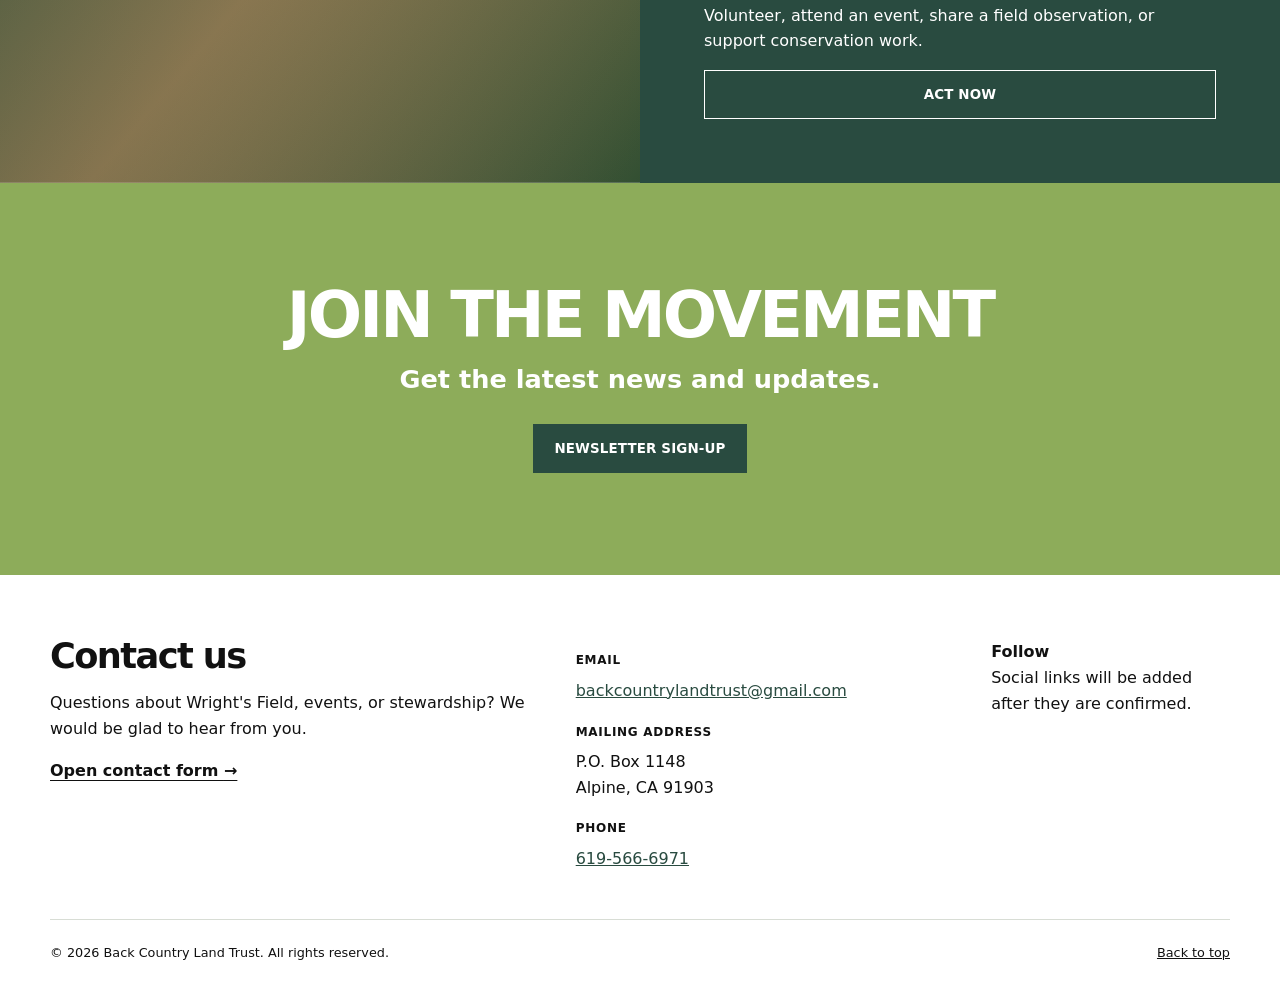
<file: back-country-land-trust-site-source.html>
<!-- index.html — Initial responsive source scaffold for Back Country Land Trust.
     This draft intentionally uses CSS-only visual placeholders until approved original
     photography/logo assets and live Google Form/donation/social URLs are supplied. -->
<!doctype html>
<html lang="en">
<head>
  <meta charset="utf-8">
  <meta name="viewport" content="width=device-width, initial-scale=1">
  <meta name="description" content="Back Country Land Trust protects and stewards open space in San Diego's East County.">
  <title>Back Country Land Trust | Alpine, California</title>
  <link rel="stylesheet" href="assets/css/site.css">
  <script src="assets/js/site.js" defer></script>
</head>
<body>
  <a class="skip-link" href="#main-content">Skip to main content</a>

  <header class="site-header">
    <div class="container header-inner">
      <a class="brand" href="./" aria-label="Back Country Land Trust home">
        <span class="brand-mark" aria-hidden="true">BCLT</span>
        <span>Back Country<br>Land Trust</span>
      </a>
      <button class="menu-toggle" type="button" aria-expanded="false" aria-controls="site-navigation">
        <span class="sr-only">Open menu</span><span aria-hidden="true">☰</span>
      </button>
      <nav id="site-navigation" class="site-nav" aria-label="Primary navigation">
        <a href="about/">About</a>
        <a href="what-we-do/">What We Do</a>
        <a href="events/">Events</a>
        <a href="news/">News</a>
        <a href="contact/">Contact</a>
        <a class="button button-dark" href="donate/">Donate Now</a>
        <a class="button button-light" href="get-involved/">Take Action</a>
      </nav>
    </div>
  </header>

  <main id="main-content">
    <section class="hero hero-home">
      <div class="container hero-content">
        <p class="eyebrow">San Diego's East County</p>
        <h1>Commit to<br>Conservation</h1>
        <p class="hero-copy">Back Country Land Trust protects open space, supports stewardship, and connects people with the natural places that make Alpine and the backcountry special.</p>
        <a class="button button-dark" href="get-involved/">Get Involved</a>
      </div>
    </section>

    <section class="section weather-section" aria-labelledby="weather-heading">
      <div class="container">
        <div class="section-heading compact">
          <div><p class="eyebrow">Plan your visit</p><h2 id="weather-heading">Wright's Field weather</h2></div>
          <p>Current conditions and a seven-day Alpine forecast.</p>
        </div>
        <div id="weather-status" class="weather-status" role="status" aria-live="polite">Loading Alpine weather…</div>
        <div id="weather-content" hidden>
          <div id="current-weather" class="current-weather"></div>
          <div id="forecast" class="forecast-grid" aria-label="Seven-day forecast"></div>
          <p class="weather-note">Weather can change quickly. Check official forecasts and field conditions before visiting.</p>
        </div>
      </div>
    </section>

    <section class="section event-band" aria-labelledby="event-heading">
      <div class="container">
        <p class="eyebrow">Community connection</p>
        <h2 id="event-heading">Join us at our next event</h2>
        <article class="event-card">
          <div><p class="event-label">Upcoming event</p><h3>Upcoming hike or volunteer day</h3><p>Event details and registration will be posted here. Registration will open in Google Forms.</p></div>
          <a class="button button-outline-light" href="events/">View Events</a>
        </article>
      </div>
    </section>

    <section class="section impact-section" aria-labelledby="impact-heading">
      <div class="container">
        <h2 id="impact-heading" class="sr-only">Our impact</h2>
        <div class="impact-grid">
          <div><strong>4.5K</strong><span>Acres of protected land</span></div>
          <div><strong>800+</strong><span>Community members engaged</span></div>
          <div><strong>50+</strong><span>Educational programs</span></div>
          <div><strong>8</strong><span>Trails for exploration</span></div>
        </div>
        <p class="fine-print">Verify and update these public impact figures before launch.</p>
      </div>
    </section>

    <section class="section mission-grid" aria-label="Learn more">
      <article class="panel panel-dark"><p class="eyebrow">Our conservation mission</p><h2>Protecting the places that connect us.</h2><p>We work to preserve open space, protect and restore habitat, and create opportunities for people to learn from the land.</p><a class="text-link" href="about/">Learn more <span aria-hidden="true">→</span></a></article>
      <div class="photo-placeholder photo-roadrunner" role="img" aria-label="Placeholder for an approved Back Country Land Trust wildlife photograph"></div>
      <article class="panel panel-sky"><p class="eyebrow">Upcoming projects</p><h2>Stewardship in action.</h2><p>Discover restoration projects, trail work, and ways to support a healthy local landscape.</p><a class="text-link" href="get-involved/">Support us <span aria-hidden="true">→</span></a></article>
    </section>

    <section class="section split-callout">
      <div class="photo-placeholder photo-field" role="img" aria-label="Placeholder for an approved Wright's Field photograph"></div>
      <article class="panel panel-evergreen"><p class="eyebrow">Join our efforts</p><h2>Small actions create lasting impact.</h2><p>Volunteer, attend an event, share a field observation, or support conservation work.</p><a class="button button-outline-light" href="get-involved/">Act now</a></article>
    </section>
  </main>

  <footer class="site-footer">
    <section class="newsletter"><div class="container"><h2>Join the movement</h2><p>Get the latest news and updates.</p><a class="button button-dark" href="contact/">Newsletter sign-up</a></div></section>
    <div class="container footer-grid">
      <div><h2>Contact us</h2><p>Questions about Wright's Field, events, or stewardship? We would be glad to hear from you.</p><a class="text-link" href="contact/">Open contact form <span aria-hidden="true">→</span></a></div>
      <address><strong>Email</strong><a href="mailto:backcountrylandtrust@gmail.com">backcountrylandtrust@gmail.com</a><strong>Mailing address</strong><span>P.O. Box 1148<br>Alpine, CA 91903</span><strong>Phone</strong><a href="tel:+16195666971">619-566-6971</a></address>
      <div><strong>Follow</strong><p>Social links will be added after they are confirmed.</p></div>
    </div>
    <div class="container footer-bottom"><span>© <span id="year"></span> Back Country Land Trust. All rights reserved.</span><a href="#top">Back to top</a></div>
  </footer>
</body>
</html>
</file>
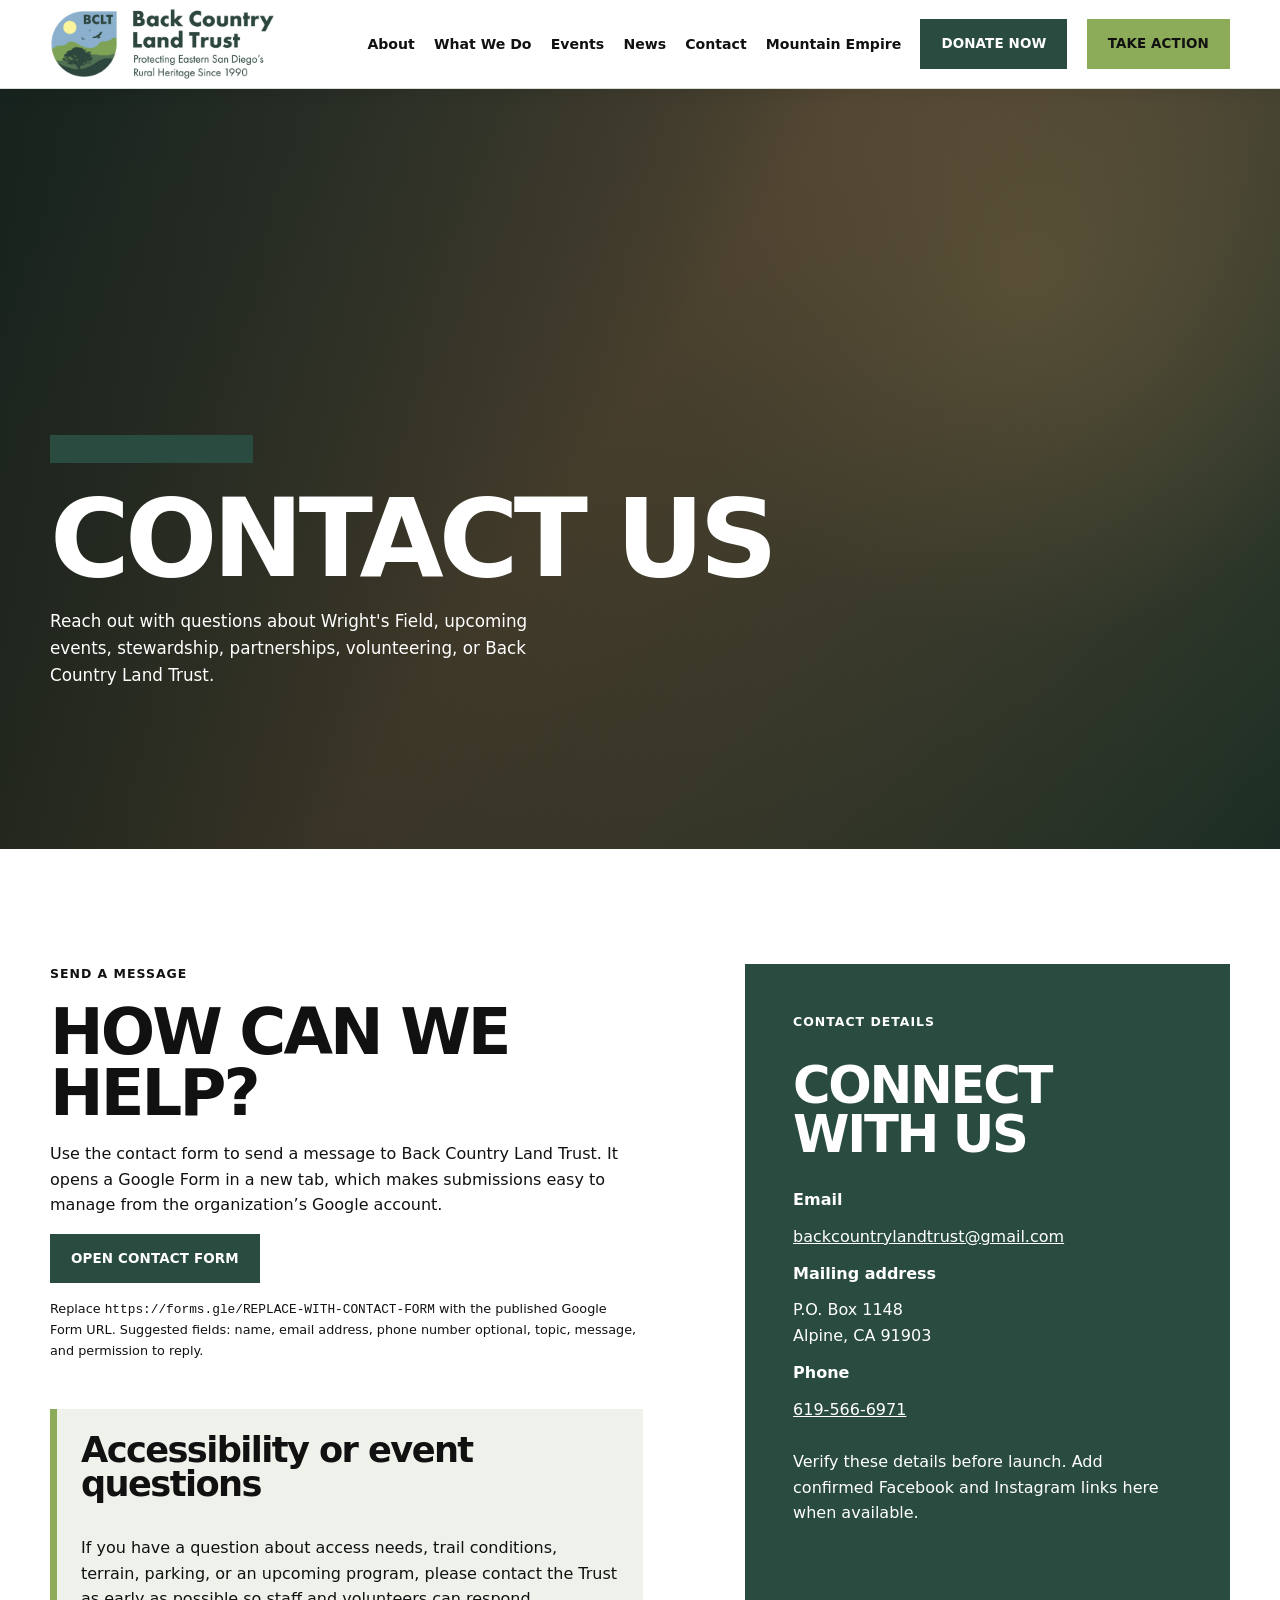
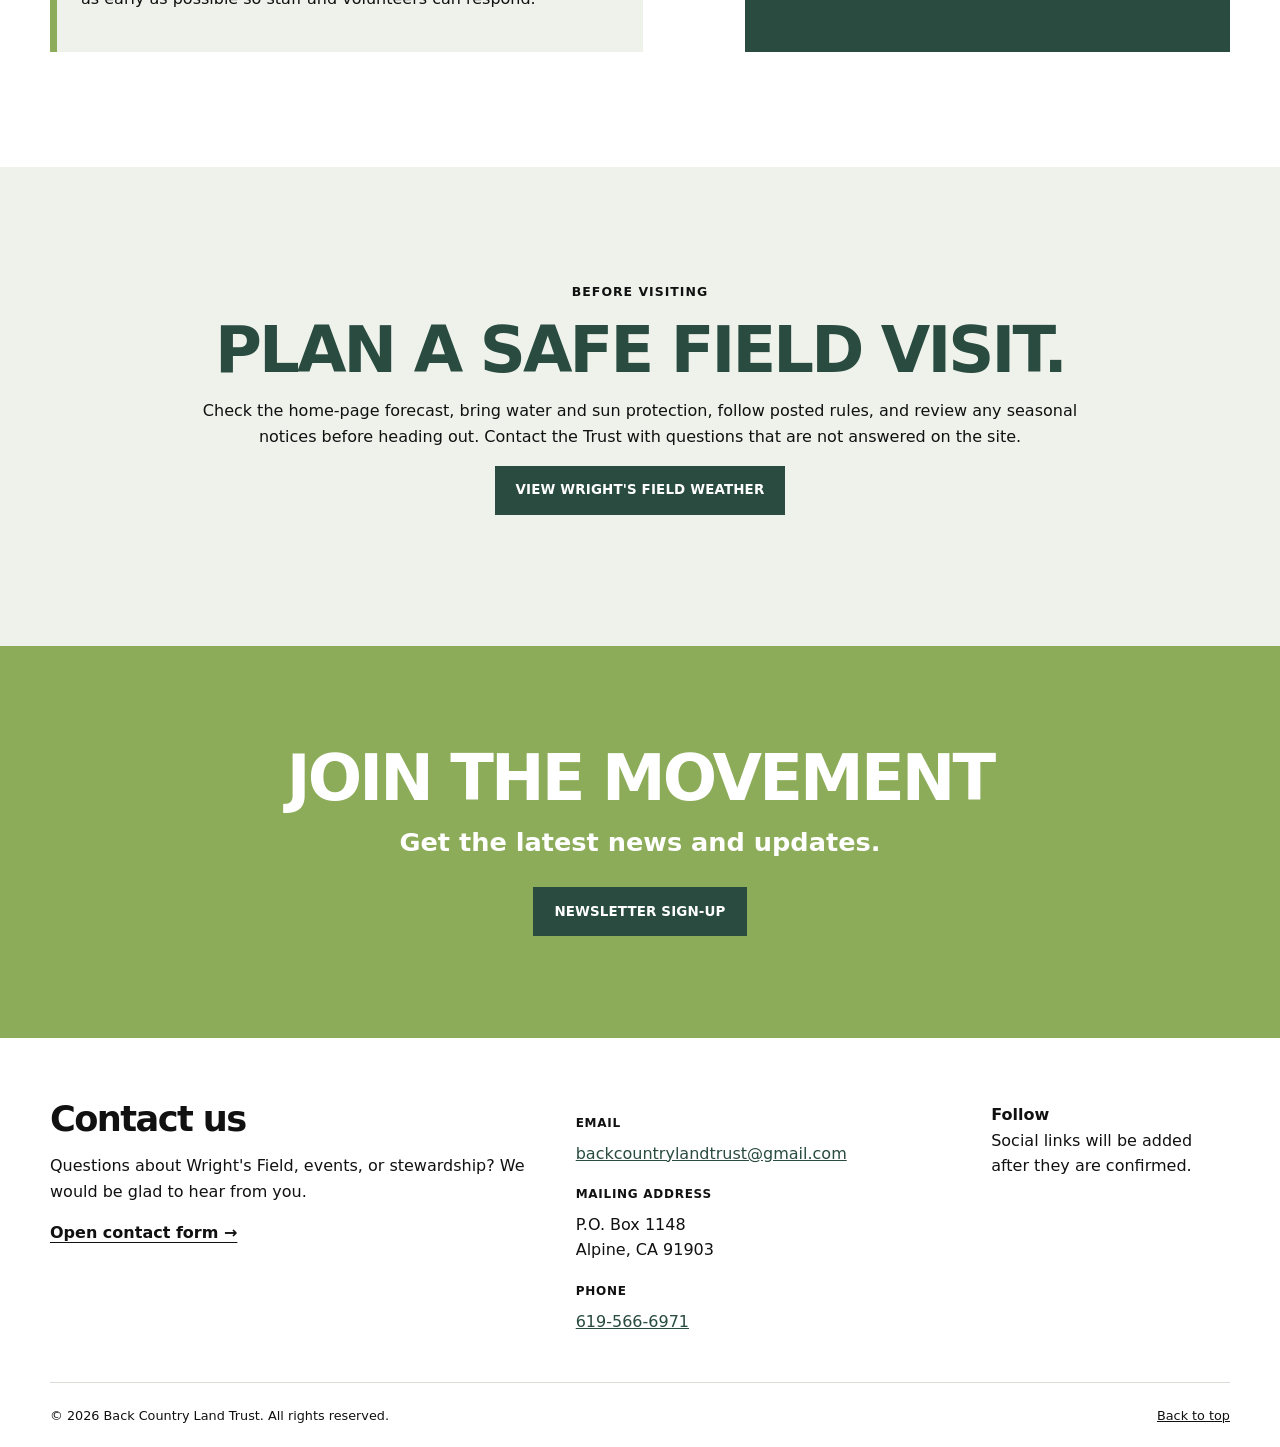
<file: contact-index.html>
<!doctype html>
<html lang="en">
<head>
  <meta charset="utf-8">
  <meta name="viewport" content="width=device-width, initial-scale=1">
  <meta name="description" content="Contact Back Country Land Trust in Alpine, California.">
  <title>Contact | Back Country Land Trust</title>
  <link rel="stylesheet" href="../assets/css/site.css">
  <script src="../assets/js/site.js" defer></script>
</head>
<body id="top">
  <a class="skip-link" href="#main-content">Skip to main content</a>
  <header class="site-header">
    <div class="container header-inner">
      <a class="brand" href="../" aria-label="Back Country Land Trust home"><span class="brand-mark" aria-hidden="true">BCLT</span><span>Back Country<br>Land Trust</span></a>
      <button class="menu-toggle" type="button" aria-expanded="false" aria-controls="site-navigation"><span class="sr-only">Open menu</span><span aria-hidden="true">☰</span></button>
      <nav id="site-navigation" class="site-nav" aria-label="Primary navigation">
        <a href="../about/">About</a><a href="../what-we-do/">What We Do</a><a href="../events/">Events</a><a href="../news/">News</a><a href="./" aria-current="page">Contact</a><a class="button button-dark" href="../donate/">Donate Now</a><a class="button button-light" href="../get-involved/">Take Action</a>
      </nav>
    </div>
  </header>

  <main id="main-content">
    <section class="hero">
      <div class="container hero-content">
        <p class="eyebrow">We are here to help</p>
        <h1>Contact us</h1>
        <p class="hero-copy">Reach out with questions about Wright's Field, upcoming events, stewardship, partnerships, volunteering, or Back Country Land Trust.</p>
      </div>
    </section>

    <section class="section">
      <div class="container" style="display:grid;grid-template-columns:minmax(0,1.1fr) minmax(0,.9fr);gap:clamp(2rem,8vw,8rem)">
        <div>
          <p class="eyebrow">Send a message</p><h2>How can we help?</h2>
          <p>Use the contact form to send a message to Back Country Land Trust. It opens a Google Form in a new tab, which makes submissions easy to manage from the organization’s Google account.</p>
          <p><a class="button button-dark" href="https://forms.gle/REPLACE-WITH-CONTACT-FORM" target="_blank" rel="noopener">Open contact form</a></p>
          <p class="fine-print">Replace <code>https://forms.gle/REPLACE-WITH-CONTACT-FORM</code> with the published Google Form URL. Suggested fields: name, email address, phone number optional, topic, message, and permission to reply.</p>
          <div style="margin-top:3rem;padding:1.5rem;border-left:.45rem solid var(--sage);background:var(--mist)"><h3>Accessibility or event questions</h3><p>If you have a question about access needs, trail conditions, terrain, parking, or an upcoming program, please contact the Trust as early as possible so staff and volunteers can respond.</p></div>
        </div>
        <address style="display:grid;align-content:start;gap:.7rem;padding:clamp(1.5rem,4vw,3rem);background:var(--evergreen);color:var(--paper);font-style:normal">
          <p class="eyebrow">Contact details</p>
          <h2 style="font-size:clamp(2.3rem,4vw,4rem)">Connect with us</h2>
          <strong>Email</strong><a href="mailto:backcountrylandtrust@gmail.com">backcountrylandtrust@gmail.com</a>
          <strong>Mailing address</strong><span>P.O. Box 1148<br>Alpine, CA 91903</span>
          <strong>Phone</strong><a href="tel:+16195666971">619-566-6971</a>
          <p style="margin-top:1rem">Verify these details before launch. Add confirmed Facebook and Instagram links here when available.</p>
        </address>
      </div>
    </section>

    <section class="section weather-section">
      <div class="container" style="max-width:56rem;text-align:center"><p class="eyebrow">Before visiting</p><h2 style="color:var(--evergreen)">Plan a safe field visit.</h2><p>Check the home-page forecast, bring water and sun protection, follow posted rules, and review any seasonal notices before heading out. Contact the Trust with questions that are not answered on the site.</p><p><a class="button button-dark" href="../">View Wright's Field weather</a></p></div>
    </section>
  </main>

  <footer class="site-footer">
    <section class="newsletter"><div class="container"><h2>Join the movement</h2><p>Get the latest news and updates.</p><a class="button button-dark" href="https://forms.gle/REPLACE-WITH-NEWSLETTER-FORM" target="_blank" rel="noopener">Newsletter sign-up</a></div></section>
    <div class="container footer-grid"><div><h2>Contact us</h2><p>Questions about Wright's Field, events, or stewardship? We would be glad to hear from you.</p><a class="text-link" href="https://forms.gle/REPLACE-WITH-CONTACT-FORM" target="_blank" rel="noopener">Open contact form <span aria-hidden="true">→</span></a></div><address><strong>Email</strong><a href="mailto:backcountrylandtrust@gmail.com">backcountrylandtrust@gmail.com</a><strong>Mailing address</strong><span>P.O. Box 1148<br>Alpine, CA 91903</span><strong>Phone</strong><a href="tel:+16195666971">619-566-6971</a></address><div><strong>Follow</strong><p>Social links will be added after they are confirmed.</p></div></div>
    <div class="container footer-bottom"><span>© <span id="year"></span> Back Country Land Trust. All rights reserved.</span><a href="#top">Back to top</a></div>
  </footer>
</body>
</html>
</file>
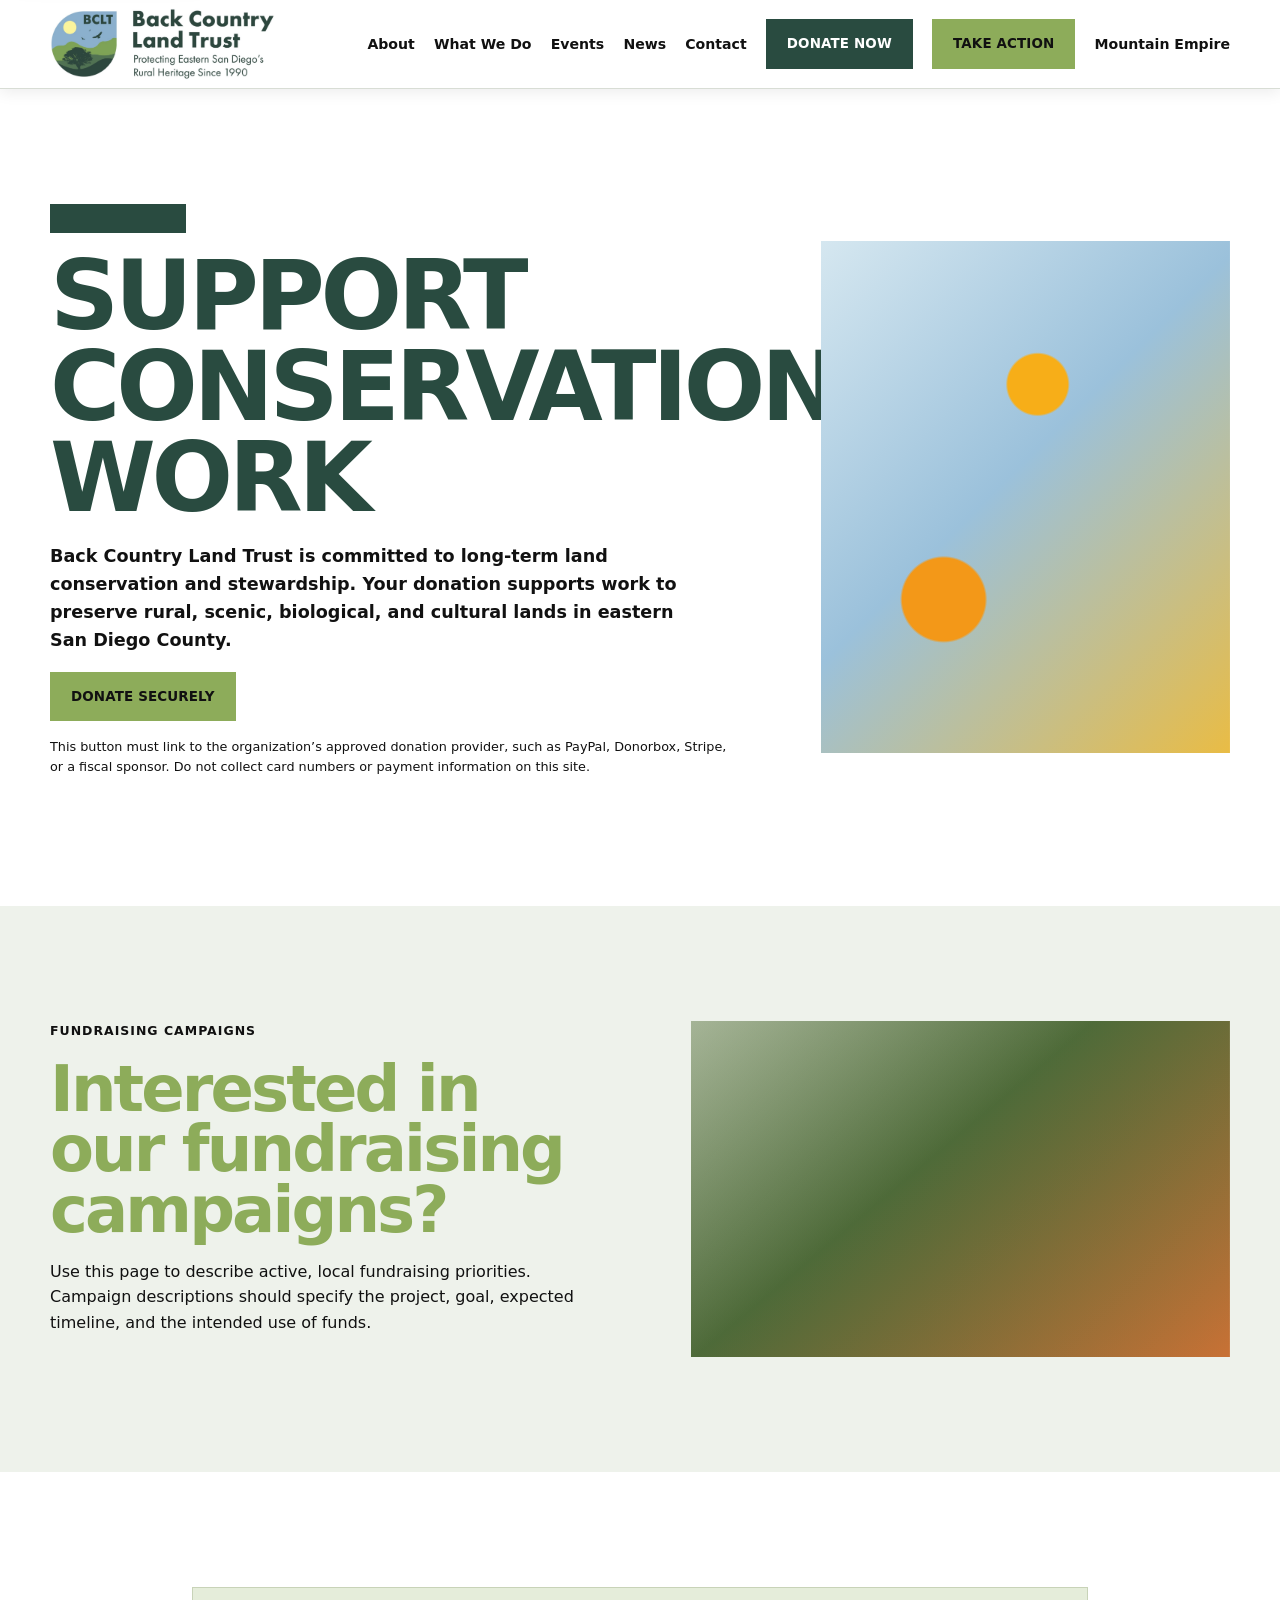
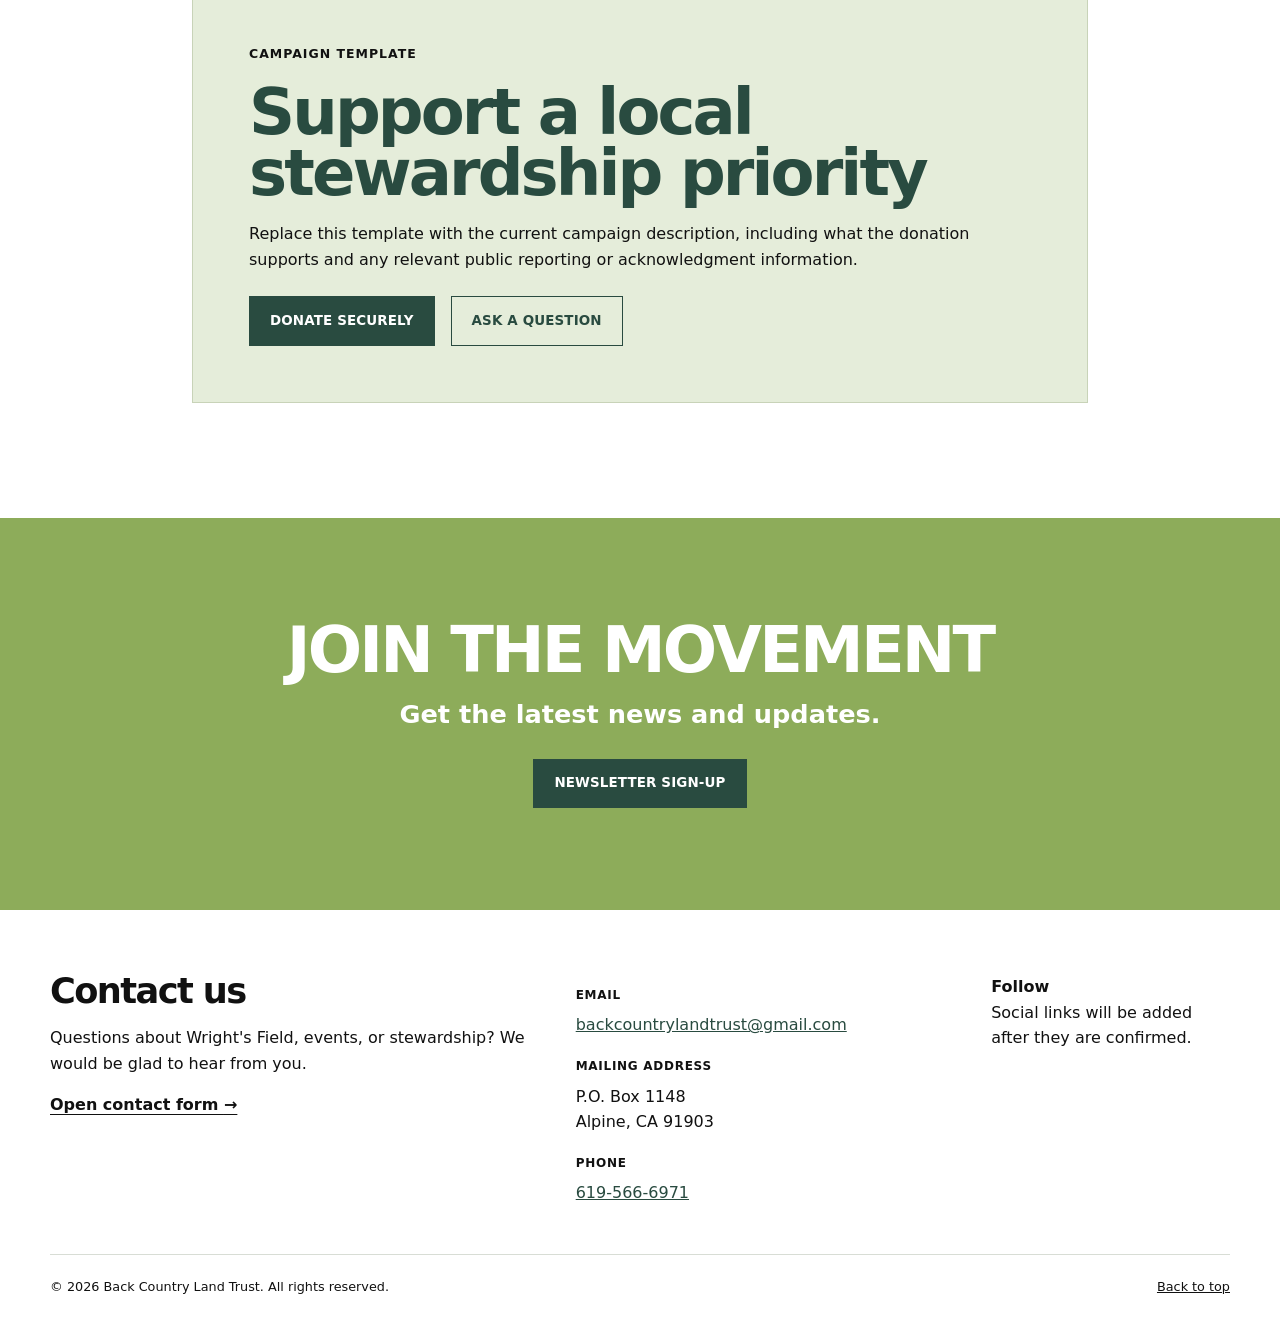
<file: donate-index.html>
<!doctype html>
<html lang="en">
<head>
  <meta charset="utf-8">
  <meta name="viewport" content="width=device-width, initial-scale=1">
  <meta name="description" content="Support Back Country Land Trust conservation work in San Diego's East County.">
  <title>Donate | Back Country Land Trust</title>
  <link rel="stylesheet" href="../assets/css/site.css">
  <script src="../assets/js/site.js" defer></script>
</head>
<body id="top">
  <a class="skip-link" href="#main-content">Skip to main content</a>
  <header class="site-header">
    <div class="container header-inner">
      <a class="brand" href="../" aria-label="Back Country Land Trust home"><span class="brand-mark" aria-hidden="true">BCLT</span><span>Back Country<br>Land Trust</span></a>
      <button class="menu-toggle" type="button" aria-expanded="false" aria-controls="site-navigation"><span class="sr-only">Open menu</span><span aria-hidden="true">☰</span></button>
      <nav id="site-navigation" class="site-nav" aria-label="Primary navigation">
        <a href="../about/">About</a><a href="../what-we-do/">What We Do</a><a href="../events/">Events</a><a href="../news/">News</a><a href="../contact/">Contact</a><a class="button button-dark" href="./" aria-current="page">Donate Now</a><a class="button button-light" href="../get-involved/">Take Action</a>
      </nav>
    </div>
  </header>

  <main id="main-content">
    <section class="section" style="padding-top:clamp(4rem,9vw,8rem)">
      <div class="container" style="display:grid;grid-template-columns:minmax(0,1.25fr) minmax(18rem,.75fr);gap:clamp(2rem,7vw,7rem);align-items:center">
        <div>
          <p class="eyebrow" style="display:inline-block;min-width:8.5rem;height:1.8rem;padding:.45rem .75rem;background:var(--evergreen);color:transparent">Support us</p>
          <h1 style="color:var(--evergreen);font-size:clamp(3rem,7.5vw,7rem)">Support<br>conservation<br>work</h1>
          <p style="max-width:40rem;font-size:1.1rem;font-weight:650">Back Country Land Trust is committed to long-term land conservation and stewardship. Your donation supports work to preserve rural, scenic, biological, and cultural lands in eastern San Diego County.</p>
          <p><a class="button button-light" href="https://REPLACE-WITH-APPROVED-DONATION-PAGE.example" target="_blank" rel="noopener">Donate securely</a></p>
          <p class="fine-print">This button must link to the organization’s approved donation provider, such as PayPal, Donorbox, Stripe, or a fiscal sponsor. Do not collect card numbers or payment information on this site.</p>
        </div>
        <div class="photo-placeholder" role="img" aria-label="Placeholder for an approved California poppy photograph" style="min-height:32rem;background-image:radial-gradient(circle at 53% 28%,#f7ae18 0 7%,transparent 7.5%),radial-gradient(circle at 30% 70%,#f39818 0 9%,transparent 9.5%),linear-gradient(135deg,#d5e7f0,#9bc1db 46%,#e9bc45)"></div>
      </div>
    </section>

    <section class="section weather-section">
      <div class="container" style="display:grid;grid-template-columns:minmax(0,1fr) minmax(0,1fr);gap:clamp(2rem,8vw,8rem);align-items:start">
        <div><p class="eyebrow">Fundraising campaigns</p><h2 style="color:var(--sage);text-transform:none">Interested in our fundraising campaigns?</h2><p>Use this page to describe active, local fundraising priorities. Campaign descriptions should specify the project, goal, expected timeline, and the intended use of funds.</p></div>
        <div class="photo-placeholder" role="img" aria-label="Placeholder for an approved native plant restoration photograph" style="min-height:21rem;background-image:linear-gradient(135deg,rgba(24,55,47,.2),transparent),linear-gradient(140deg,#c8d3b0,#55713a 43%,#c87135)"></div>
      </div>
    </section>

    <section class="section">
      <div class="container" style="max-width:56rem;padding:clamp(1.5rem,5vw,3.5rem);background:#e5edda;border:1px solid #c8d3b8">
        <p class="eyebrow">Campaign template</p><h2 style="color:var(--evergreen);font-size:clamp(2.3rem,5vw,4.5rem);text-transform:none">Support a local stewardship priority</h2>
        <p>Replace this template with the current campaign description, including what the donation supports and any relevant public reporting or acknowledgment information.</p>
        <div style="display:flex;gap:1rem;flex-wrap:wrap;margin-top:1.5rem"><a class="button button-dark" href="https://REPLACE-WITH-APPROVED-DONATION-PAGE.example" target="_blank" rel="noopener">Donate securely</a><a class="button" style="border-color:var(--evergreen);color:var(--evergreen)" href="../contact/">Ask a question</a></div>
      </div>
    </section>
  </main>

  <footer class="site-footer">
    <section class="newsletter"><div class="container"><h2>Join the movement</h2><p>Get the latest news and updates.</p><a class="button button-dark" href="../contact/">Newsletter sign-up</a></div></section>
    <div class="container footer-grid"><div><h2>Contact us</h2><p>Questions about Wright's Field, events, or stewardship? We would be glad to hear from you.</p><a class="text-link" href="../contact/">Open contact form <span aria-hidden="true">→</span></a></div><address><strong>Email</strong><a href="mailto:backcountrylandtrust@gmail.com">backcountrylandtrust@gmail.com</a><strong>Mailing address</strong><span>P.O. Box 1148<br>Alpine, CA 91903</span><strong>Phone</strong><a href="tel:+16195666971">619-566-6971</a></address><div><strong>Follow</strong><p>Social links will be added after they are confirmed.</p></div></div>
    <div class="container footer-bottom"><span>© <span id="year"></span> Back Country Land Trust. All rights reserved.</span><a href="#top">Back to top</a></div>
  </footer>
</body>
</html>
</file>
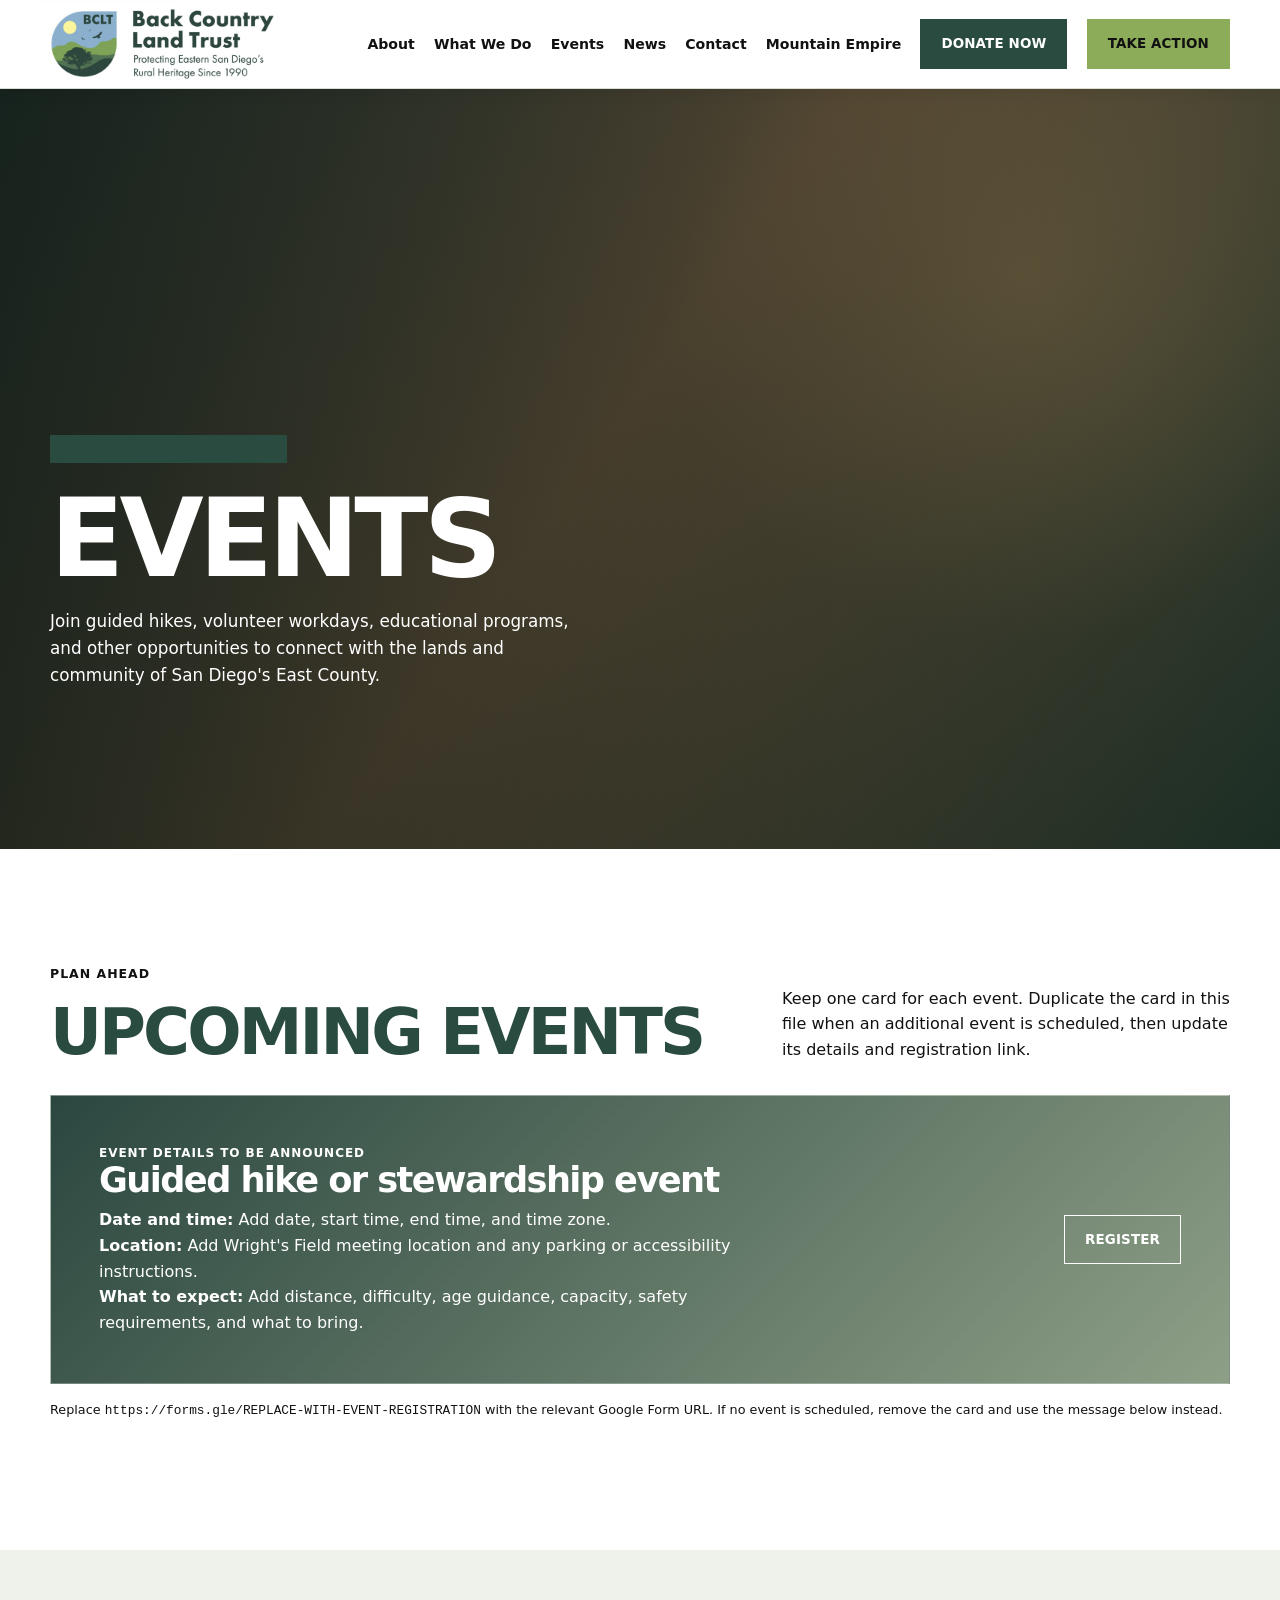
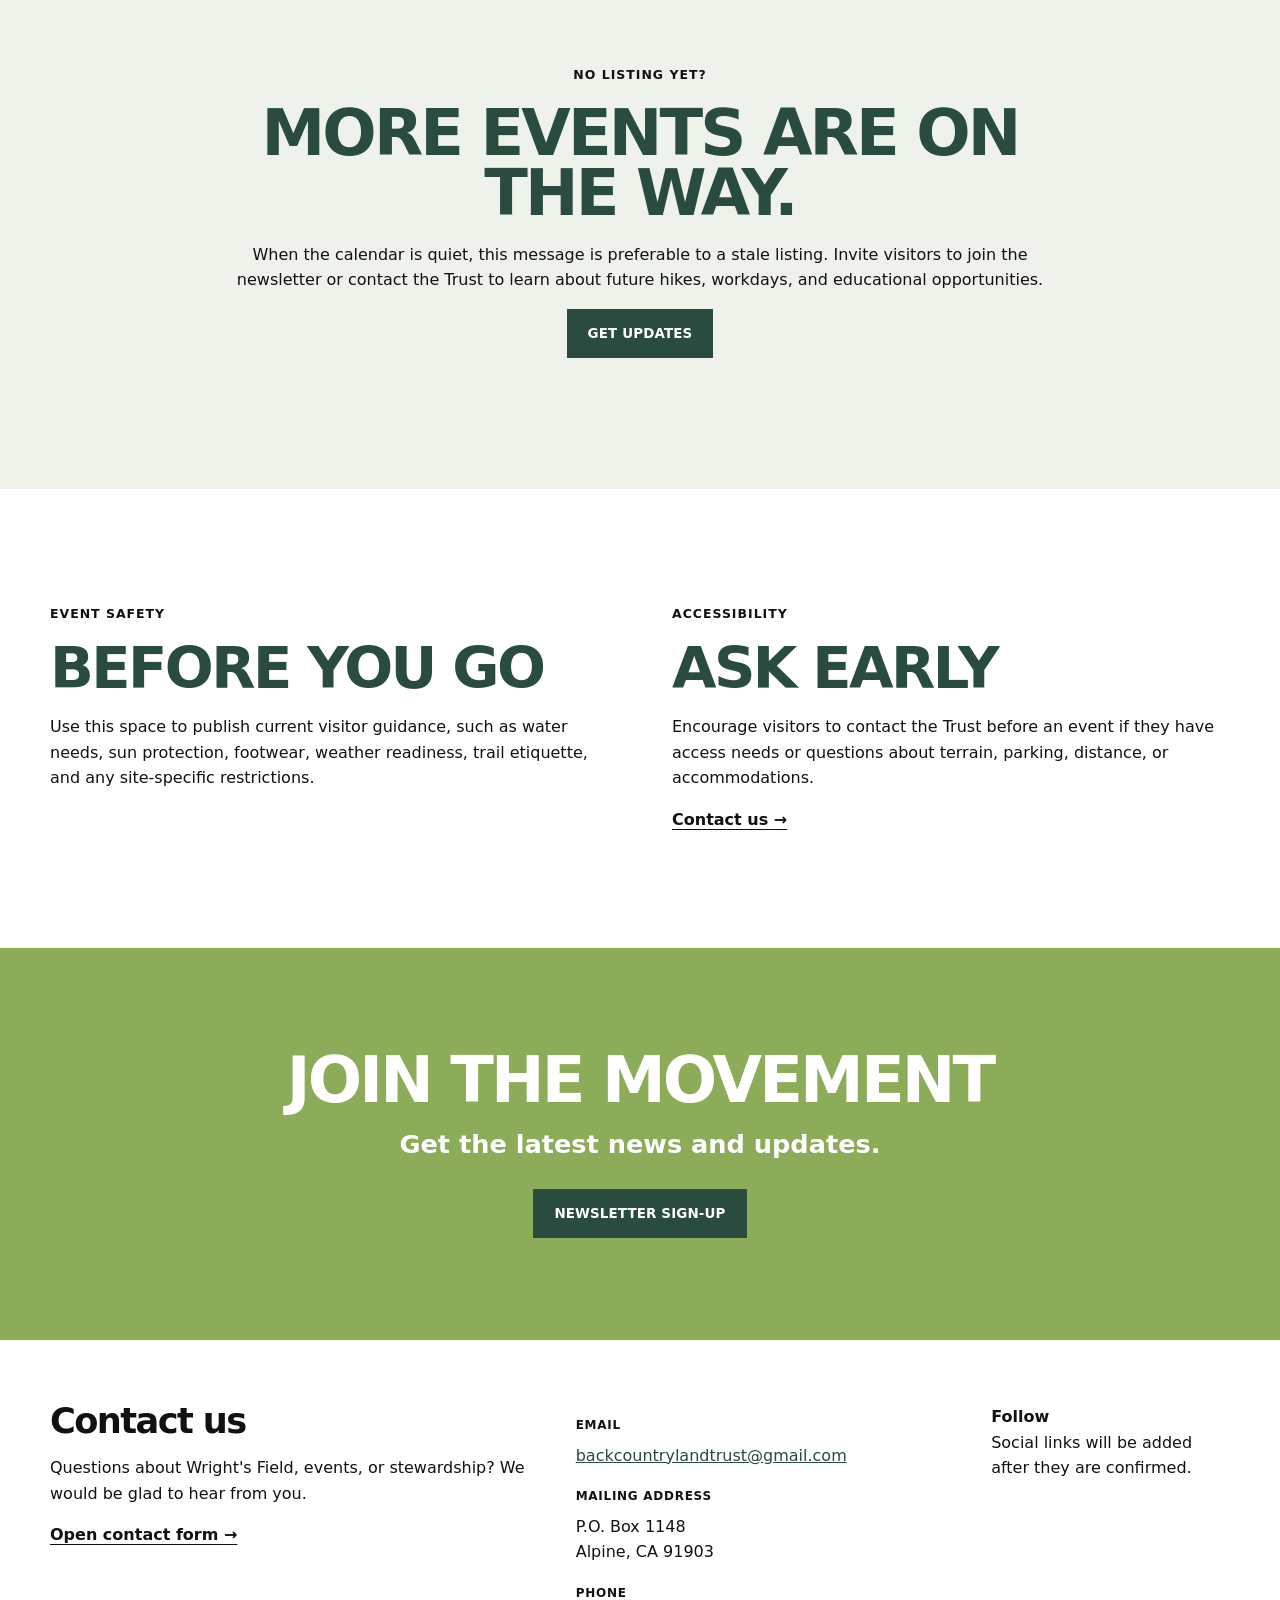
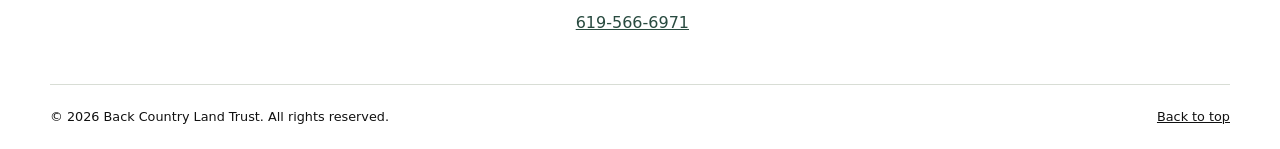
<file: events-index.html>
<!doctype html>
<html lang="en">
<head>
  <meta charset="utf-8">
  <meta name="viewport" content="width=device-width, initial-scale=1">
  <meta name="description" content="Upcoming walks, volunteer days, and community events from Back Country Land Trust.">
  <title>Events | Back Country Land Trust</title>
  <link rel="stylesheet" href="../assets/css/site.css">
  <script src="../assets/js/site.js" defer></script>
</head>
<body id="top">
  <a class="skip-link" href="#main-content">Skip to main content</a>
  <header class="site-header">
    <div class="container header-inner">
      <a class="brand" href="../" aria-label="Back Country Land Trust home"><span class="brand-mark" aria-hidden="true">BCLT</span><span>Back Country<br>Land Trust</span></a>
      <button class="menu-toggle" type="button" aria-expanded="false" aria-controls="site-navigation"><span class="sr-only">Open menu</span><span aria-hidden="true">☰</span></button>
      <nav id="site-navigation" class="site-nav" aria-label="Primary navigation">
        <a href="../about/">About</a><a href="../what-we-do/">What We Do</a><a href="./" aria-current="page">Events</a><a href="../news/">News</a><a href="../contact/">Contact</a><a class="button button-dark" href="../donate/">Donate Now</a><a class="button button-light" href="../get-involved/">Take Action</a>
      </nav>
    </div>
  </header>

  <main id="main-content">
    <section class="hero">
      <div class="container hero-content">
        <p class="eyebrow">Explore and participate</p>
        <h1>Events</h1>
        <p class="hero-copy">Join guided hikes, volunteer workdays, educational programs, and other opportunities to connect with the lands and community of San Diego's East County.</p>
      </div>
    </section>

    <section class="section" aria-labelledby="upcoming-heading">
      <div class="container">
        <div class="section-heading"><div><p class="eyebrow">Plan ahead</p><h2 id="upcoming-heading">Upcoming events</h2></div><p>Keep one card for each event. Duplicate the card in this file when an additional event is scheduled, then update its details and registration link.</p></div>
        <article class="event-card" style="color:var(--paper);background:linear-gradient(135deg,rgba(25,55,47,.92),rgba(104,127,94,.75))">
          <div>
            <p class="event-label">Event details to be announced</p>
            <h3>Guided hike or stewardship event</h3>
            <p><strong>Date and time:</strong> Add date, start time, end time, and time zone.</p>
            <p><strong>Location:</strong> Add Wright's Field meeting location and any parking or accessibility instructions.</p>
            <p><strong>What to expect:</strong> Add distance, difficulty, age guidance, capacity, safety requirements, and what to bring.</p>
          </div>
          <a class="button button-outline-light" href="https://forms.gle/REPLACE-WITH-EVENT-REGISTRATION" target="_blank" rel="noopener">Register</a>
        </article>
        <p class="fine-print">Replace <code>https://forms.gle/REPLACE-WITH-EVENT-REGISTRATION</code> with the relevant Google Form URL. If no event is scheduled, remove the card and use the message below instead.</p>
      </div>
    </section>

    <section class="section weather-section">
      <div class="container" style="max-width:52rem;text-align:center">
        <p class="eyebrow">No listing yet?</p><h2 style="color:var(--evergreen)">More events are on the way.</h2>
        <p>When the calendar is quiet, this message is preferable to a stale listing. Invite visitors to join the newsletter or contact the Trust to learn about future hikes, workdays, and educational opportunities.</p>
        <p><a class="button button-dark" href="../contact/">Get updates</a></p>
      </div>
    </section>

    <section class="section">
      <div class="container" style="display:grid;grid-template-columns:repeat(2,minmax(0,1fr));gap:clamp(1.5rem,5vw,5rem)">
        <div><p class="eyebrow">Event safety</p><h2 style="color:var(--evergreen);font-size:clamp(2.3rem,4.5vw,4rem)">Before you go</h2><p>Use this space to publish current visitor guidance, such as water needs, sun protection, footwear, weather readiness, trail etiquette, and any site-specific restrictions.</p></div>
        <div><p class="eyebrow">Accessibility</p><h2 style="color:var(--evergreen);font-size:clamp(2.3rem,4.5vw,4rem)">Ask early</h2><p>Encourage visitors to contact the Trust before an event if they have access needs or questions about terrain, parking, distance, or accommodations.</p><a class="text-link" href="../contact/">Contact us <span aria-hidden="true">→</span></a></div>
      </div>
    </section>
  </main>

  <footer class="site-footer">
    <section class="newsletter"><div class="container"><h2>Join the movement</h2><p>Get the latest news and updates.</p><a class="button button-dark" href="../contact/">Newsletter sign-up</a></div></section>
    <div class="container footer-grid"><div><h2>Contact us</h2><p>Questions about Wright's Field, events, or stewardship? We would be glad to hear from you.</p><a class="text-link" href="../contact/">Open contact form <span aria-hidden="true">→</span></a></div><address><strong>Email</strong><a href="mailto:backcountrylandtrust@gmail.com">backcountrylandtrust@gmail.com</a><strong>Mailing address</strong><span>P.O. Box 1148<br>Alpine, CA 91903</span><strong>Phone</strong><a href="tel:+16195666971">619-566-6971</a></address><div><strong>Follow</strong><p>Social links will be added after they are confirmed.</p></div></div>
    <div class="container footer-bottom"><span>© <span id="year"></span> Back Country Land Trust. All rights reserved.</span><a href="#top">Back to top</a></div>
  </footer>
</body>
</html>
</file>
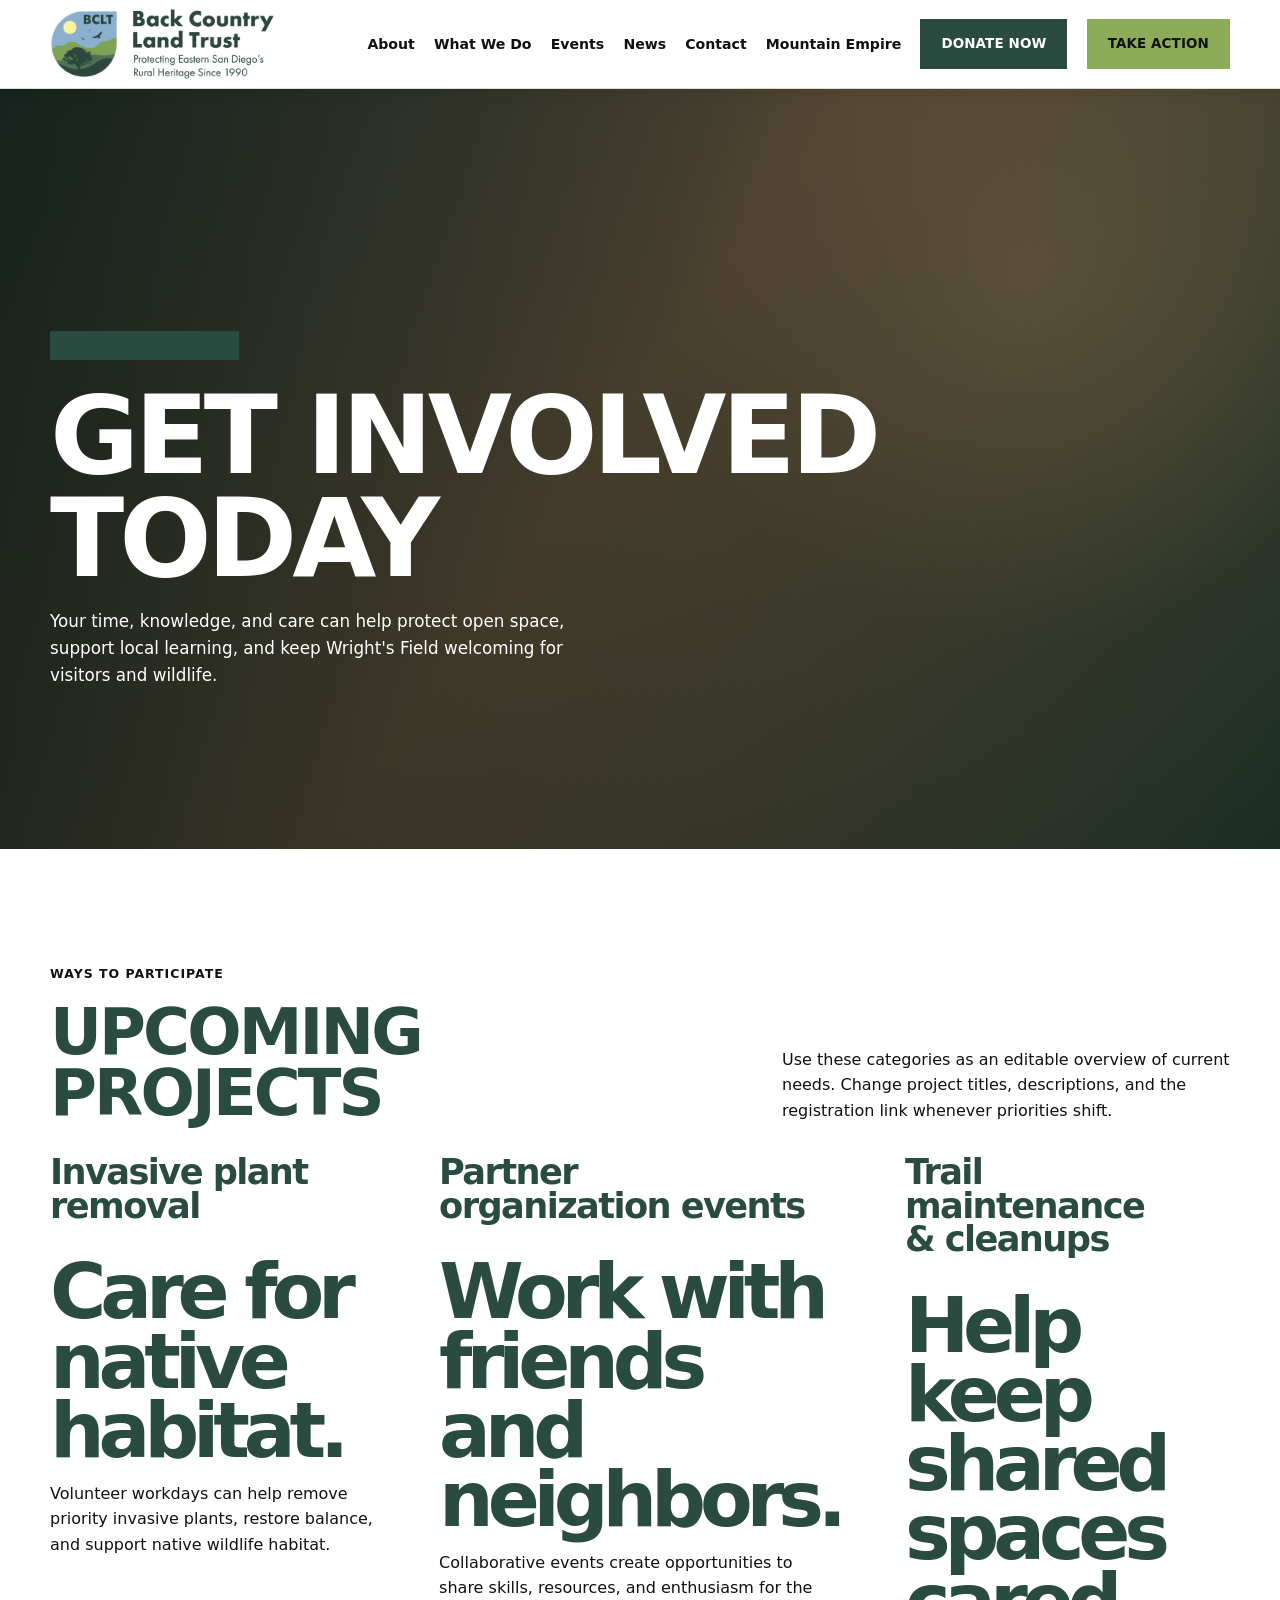
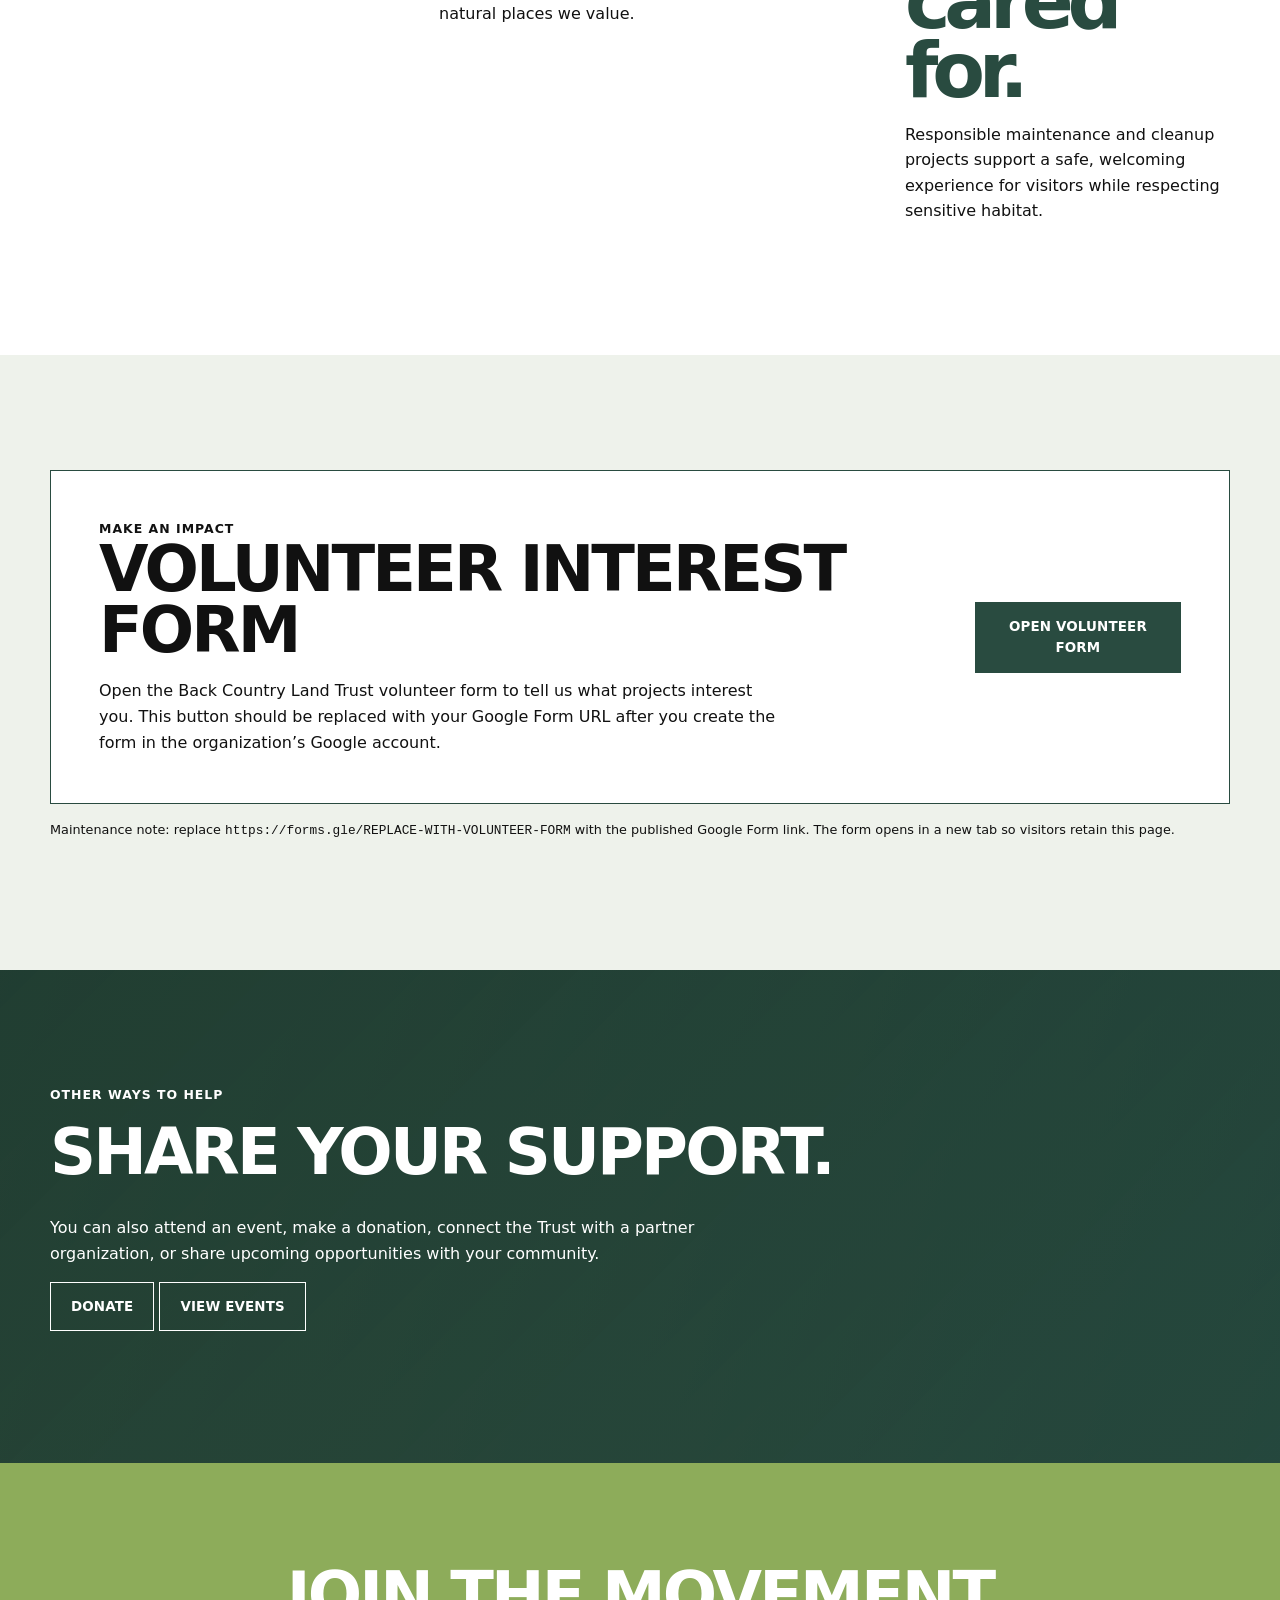
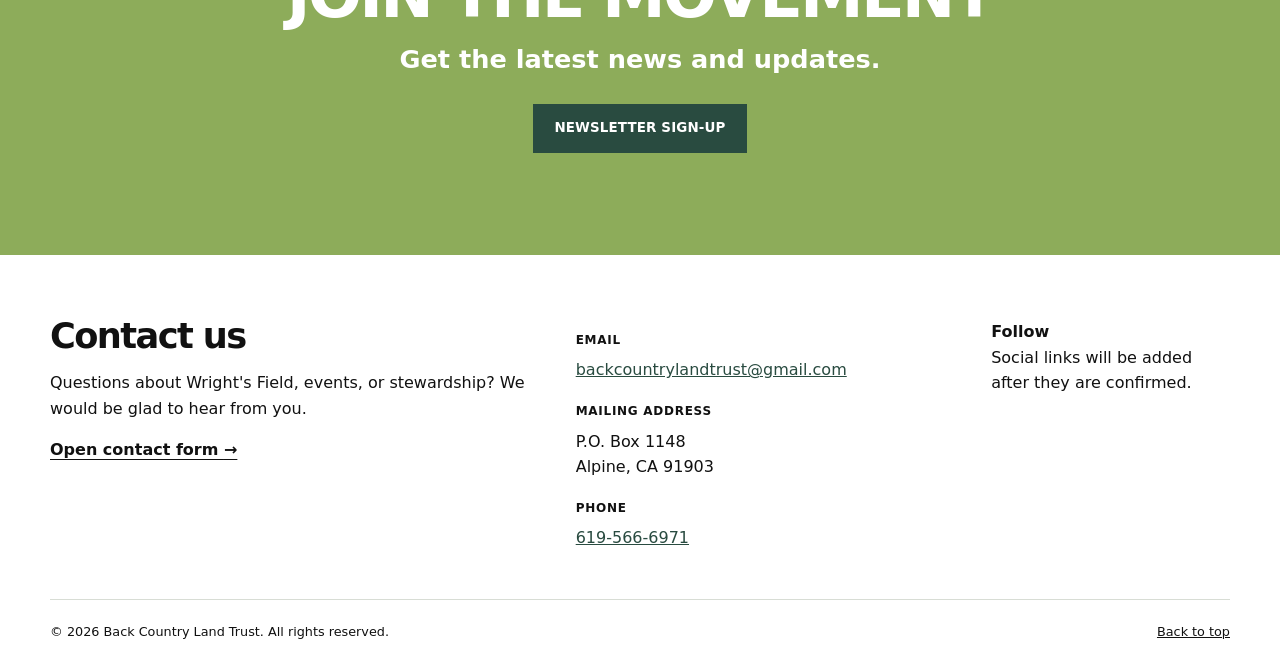
<file: get-involved-index.html>
<!doctype html>
<html lang="en">
<head>
  <meta charset="utf-8">
  <meta name="viewport" content="width=device-width, initial-scale=1">
  <meta name="description" content="Volunteer and get involved with Back Country Land Trust conservation work in Alpine, California.">
  <title>Get Involved | Back Country Land Trust</title>
  <link rel="stylesheet" href="../assets/css/site.css">
  <script src="../assets/js/site.js" defer></script>
</head>
<body id="top">
  <a class="skip-link" href="#main-content">Skip to main content</a>
  <header class="site-header">
    <div class="container header-inner">
      <a class="brand" href="../" aria-label="Back Country Land Trust home"><span class="brand-mark" aria-hidden="true">BCLT</span><span>Back Country<br>Land Trust</span></a>
      <button class="menu-toggle" type="button" aria-expanded="false" aria-controls="site-navigation"><span class="sr-only">Open menu</span><span aria-hidden="true">☰</span></button>
      <nav id="site-navigation" class="site-nav" aria-label="Primary navigation">
        <a href="../about/">About</a><a href="../what-we-do/">What We Do</a><a href="../events/">Events</a><a href="../news/">News</a><a href="../contact/">Contact</a><a class="button button-dark" href="../donate/">Donate Now</a><a class="button button-light" href="./" aria-current="page">Take Action</a>
      </nav>
    </div>
  </header>

  <main id="main-content">
    <section class="hero">
      <div class="container hero-content">
        <p class="eyebrow">Volunteer with us</p>
        <h1>Get involved<br>today</h1>
        <p class="hero-copy">Your time, knowledge, and care can help protect open space, support local learning, and keep Wright's Field welcoming for visitors and wildlife.</p>
      </div>
    </section>

    <section class="section">
      <div class="container">
        <div class="section-heading"><div><p class="eyebrow">Ways to participate</p><h2>Upcoming<br>projects</h2></div><p>Use these categories as an editable overview of current needs. Change project titles, descriptions, and the registration link whenever priorities shift.</p></div>
        <div class="impact-grid" style="grid-template-columns:repeat(3,1fr);gap:clamp(1.5rem,5vw,5rem)">
          <article><h3 style="color:var(--evergreen)">Invasive plant<br>removal</h3><p><strong>Care for native habitat.</strong></p><p>Volunteer workdays can help remove priority invasive plants, restore balance, and support native wildlife habitat.</p></article>
          <article><h3 style="color:var(--evergreen)">Partner<br>organization events</h3><p><strong>Work with friends and neighbors.</strong></p><p>Collaborative events create opportunities to share skills, resources, and enthusiasm for the natural places we value.</p></article>
          <article><h3 style="color:var(--evergreen)">Trail maintenance<br>&amp; cleanups</h3><p><strong>Help keep shared spaces cared for.</strong></p><p>Responsible maintenance and cleanup projects support a safe, welcoming experience for visitors while respecting sensitive habitat.</p></article>
        </div>
      </div>
    </section>

    <section class="section weather-section" aria-labelledby="volunteer-form-heading">
      <div class="container">
        <div class="event-card" style="color:var(--ink);background:var(--paper);border-color:var(--evergreen)">
          <div><p class="eyebrow">Make an impact</p><h2 id="volunteer-form-heading" style="color:var(--ink);font-size:clamp(2.5rem,5vw,4.5rem)">Volunteer interest form</h2><p>Open the Back Country Land Trust volunteer form to tell us what projects interest you. This button should be replaced with your Google Form URL after you create the form in the organization’s Google account.</p></div>
          <a class="button button-dark" href="https://forms.gle/REPLACE-WITH-VOLUNTEER-FORM" target="_blank" rel="noopener">Open volunteer form</a>
        </div>
        <p class="fine-print">Maintenance note: replace <code>https://forms.gle/REPLACE-WITH-VOLUNTEER-FORM</code> with the published Google Form link. The form opens in a new tab so visitors retain this page.</p>
      </div>
    </section>

    <section class="section event-band">
      <div class="container"><p class="eyebrow">Other ways to help</p><h2>Share your support.</h2><p style="max-width:44rem">You can also attend an event, make a donation, connect the Trust with a partner organization, or share upcoming opportunities with your community.</p><p><a class="button button-outline-light" href="../donate/">Donate</a> <a class="button button-outline-light" href="../events/">View events</a></p></div>
    </section>
  </main>

  <footer class="site-footer">
    <section class="newsletter"><div class="container"><h2>Join the movement</h2><p>Get the latest news and updates.</p><a class="button button-dark" href="../contact/">Newsletter sign-up</a></div></section>
    <div class="container footer-grid"><div><h2>Contact us</h2><p>Questions about Wright's Field, events, or stewardship? We would be glad to hear from you.</p><a class="text-link" href="../contact/">Open contact form <span aria-hidden="true">→</span></a></div><address><strong>Email</strong><a href="mailto:backcountrylandtrust@gmail.com">backcountrylandtrust@gmail.com</a><strong>Mailing address</strong><span>P.O. Box 1148<br>Alpine, CA 91903</span><strong>Phone</strong><a href="tel:+16195666971">619-566-6971</a></address><div><strong>Follow</strong><p>Social links will be added after they are confirmed.</p></div></div>
    <div class="container footer-bottom"><span>© <span id="year"></span> Back Country Land Trust. All rights reserved.</span><a href="#top">Back to top</a></div>
  </footer>
</body>
</html>
</file>
<file: assets/css/site.css>
:root {
  --evergreen: #294b40;
  --evergreen-deep: #18372f;
  --sage: #8dac5a;
  --sky: #91b7d4;
  --ink: #111111;
  --paper: #ffffff;
  --mist: #eef2eb;
  --line: #d8ddd5;
  --shadow: 0 10px 30px rgba(0, 0, 0, .14);
  --max: 1180px;
  --sans: Inter, ui-sans-serif, system-ui, -apple-system, BlinkMacSystemFont, "Segoe UI", sans-serif;
}

* { box-sizing: border-box; }
html { scroll-behavior: smooth; }
body { margin: 0; color: var(--ink); background: var(--paper); font-family: var(--sans); font-size: 16px; line-height: 1.6; }
a { color: inherit; }
a:focus-visible, button:focus-visible { outline: 3px solid #f4be35; outline-offset: 4px; }
img { max-width: 100%; height: auto; }
h1, h2, h3, p { margin-top: 0; }
h1, h2, h3 { font-weight: 800; letter-spacing: -.045em; line-height: .95; }
h1 { margin-bottom: 1.1rem; color: var(--paper); font-size: clamp(3.2rem, 8.5vw, 7.7rem); text-transform: uppercase; }
h2 { margin-bottom: 1.1rem; font-size: clamp(2.3rem, 5vw, 4.6rem); text-transform: uppercase; }
h3 { font-size: clamp(1.4rem, 2.8vw, 2.2rem); }

.container { width: min(calc(100% - 2.5rem), var(--max)); margin-inline: auto; }
.section { padding: clamp(4rem, 9vw, 8rem) 0; }
.sr-only { position: absolute; width: 1px; height: 1px; overflow: hidden; clip: rect(0, 0, 0, 0); white-space: nowrap; }
.skip-link { position: fixed; z-index: 1000; top: .75rem; left: .75rem; transform: translateY(-200%); padding: .65rem .9rem; background: var(--paper); color: var(--ink); box-shadow: var(--shadow); }
.skip-link:focus { transform: translateY(0); }

.site-header { position: sticky; z-index: 50; top: 0; background: var(--paper); border-bottom: 1px solid var(--line); box-shadow: 0 3px 15px rgba(0,0,0,.08); }
.header-inner { min-height: 5.5rem; display: flex; align-items: center; justify-content: space-between; gap: 1rem; }
.brand { display: inline-flex; align-items: center; gap: .7rem; color: var(--evergreen); font-size: 1rem; font-weight: 800; line-height: 1.1; text-decoration: none; }
.brand-mark { display: grid; width: 3rem; aspect-ratio: 1; place-items: center; border-radius: 50%; color: var(--paper); background: var(--evergreen); font-size: .7rem; letter-spacing: .02em; }
.site-nav { display: flex; align-items: center; gap: 1.2rem; }
.site-nav > a:not(.button) { font-size: .88rem; font-weight: 700; text-decoration: none; }
.site-nav > a:not(.button):hover { color: var(--evergreen); text-decoration: underline; text-underline-offset: .3em; }
.menu-toggle { display: none; border: 0; background: transparent; font-size: 1.8rem; cursor: pointer; }

.button { display: inline-flex; min-height: 2.9rem; align-items: center; justify-content: center; padding: .8rem 1.25rem; border: 1px solid transparent; font-size: .84rem; font-weight: 800; letter-spacing: .01em; text-align: center; text-decoration: none; text-transform: uppercase; transition: transform .15s ease, background .15s ease; }
.button:hover { transform: translateY(-2px); }
.button-dark { background: var(--evergreen); color: var(--paper); }
.button-light { background: var(--sage); color: var(--ink); }
.button-outline-light { border-color: var(--paper); color: var(--paper); background: transparent; }
.button-outline-light:hover { color: var(--ink); background: var(--paper); }
.text-link { color: inherit; font-weight: 800; text-decoration: underline; text-underline-offset: .25em; }
.eyebrow { margin-bottom: 1.1rem; color: currentColor; font-size: .78rem; font-weight: 800; letter-spacing: .08em; text-transform: uppercase; }

.hero { display: grid; min-height: min(760px, calc(100vh - 5.5rem)); align-items: end; color: var(--paper); background: linear-gradient(90deg, rgba(8,18,13,.76), rgba(8,18,13,.36)), radial-gradient(circle at 80% 25%, rgba(231,185,114,.32), transparent 31%), linear-gradient(125deg, #465853 0%, #977655 47%, #263d31 100%); }
.hero-content { padding-top: 7rem; padding-bottom: clamp(4rem, 10vw, 8rem); }
.hero .eyebrow { display: inline-block; min-width: 8.5rem; height: 1.8rem; margin-bottom: 1.5rem; padding: .45rem .75rem; background: var(--evergreen); color: transparent; }
.hero-copy { max-width: 34rem; margin-bottom: 2rem; font-size: 1.05rem; }

.section-heading { display: flex; align-items: end; justify-content: space-between; gap: 2rem; margin-bottom: 2rem; }
.section-heading h2 { margin-bottom: 0; color: var(--evergreen); }
.section-heading > p { max-width: 28rem; margin: 0; }
.weather-section { background: var(--mist); }
.weather-status { min-height: 2rem; color: var(--evergreen-deep); font-weight: 700; }
.current-weather { display: flex; align-items: center; justify-content: space-between; gap: 1rem; margin-bottom: 1rem; padding: 1.4rem; background: var(--paper); border-left: .5rem solid var(--evergreen); box-shadow: 0 2px 10px rgba(0,0,0,.05); }
.current-weather h3 { margin: 0; font-size: 1.5rem; text-transform: none; }
.current-weather strong { color: var(--evergreen); font-size: clamp(2rem, 5vw, 3.5rem); line-height: 1; }
.forecast-grid { display: grid; grid-template-columns: repeat(7, 1fr); gap: .6rem; }
.forecast-day { min-height: 10.5rem; padding: 1rem; background: var(--paper); border-top: .25rem solid var(--sage); }
.forecast-day strong, .forecast-day span { display: block; }
.forecast-day strong { margin: .6rem 0; font-size: 1.05rem; }
.forecast-day .forecast-condition { min-height: 2.8rem; font-size: .82rem; line-height: 1.25; }
.weather-note, .fine-print { margin-top: 1rem; font-size: .8rem; }

.event-band { color: var(--paper); background: linear-gradient(135deg, rgba(24,55,47,.91), rgba(36,71,60,.82)), linear-gradient(110deg, #757d4a, #284740); }
.event-band h2 { margin-bottom: 2rem; }
.event-card { display: flex; align-items: center; justify-content: space-between; gap: 2rem; padding: clamp(1.5rem, 4vw, 3rem); background: rgba(255,255,255,.12); border: 1px solid rgba(255,255,255,.35); backdrop-filter: blur(3px); }
.event-card h3 { margin-bottom: .7rem; color: var(--paper); text-transform: none; }
.event-card p { max-width: 43rem; margin-bottom: 0; }
.event-label { font-size: .75rem; font-weight: 800; letter-spacing: .08em; text-transform: uppercase; }

.impact-grid { display: grid; grid-template-columns: repeat(4, 1fr); gap: 1rem; }
.impact-grid > div { padding: 1rem 0; }
.impact-grid strong { display: block; color: var(--evergreen); font-size: clamp(3rem, 6vw, 6rem); font-weight: 850; letter-spacing: -.08em; line-height: .9; }
.impact-grid span { display: block; max-width: 12rem; margin-top: .8rem; font-size: clamp(1.05rem, 2vw, 1.55rem); font-weight: 800; line-height: 1.05; }

.mission-grid { display: grid; grid-template-columns: 1fr 1fr 1fr; padding: 0; }
.split-callout { display: grid; grid-template-columns: 1fr 1fr; padding: 0; }
.panel { min-height: 28rem; padding: clamp(2rem, 5vw, 4.5rem); display: flex; flex-direction: column; justify-content: center; }
.panel h2 { font-size: clamp(2.35rem, 4.2vw, 4.3rem); }
.panel-dark { color: var(--paper); background: var(--ink); }
.panel-sky { background: var(--sky); }
.panel-evergreen { color: var(--paper); background: var(--evergreen); }
.photo-placeholder { min-height: 28rem; background-size: cover; background-position: center; }
.photo-roadrunner { background-image: linear-gradient(135deg, rgba(29,38,20,.20), rgba(26,37,23,.35)), radial-gradient(circle at 38% 70%, #b07c43 0 7%, transparent 7.5%), linear-gradient(120deg, #a4693c, #d2b46e 45%, #466033); }
.photo-field { background-image: linear-gradient(120deg, rgba(25,39,29,.4), transparent), linear-gradient(130deg, #5b7753, #a98d5f 46%, #324f32); }

.newsletter { padding: clamp(4rem, 8vw, 7rem) 0; color: var(--paper); text-align: center; background: var(--sage); }
.newsletter h2 { margin-bottom: .8rem; }
.newsletter p { margin-bottom: 1.5rem; font-size: clamp(1.1rem, 2vw, 1.6rem); font-weight: 700; }
.site-footer { background: var(--paper); }
.footer-grid { display: grid; grid-template-columns: 1.3fr 1fr .65fr; gap: 3rem; padding-top: 4rem; padding-bottom: 3rem; }
.footer-grid h2 { font-size: 2.2rem; text-transform: none; }
.footer-grid address { display: grid; align-content: start; gap: .45rem; font-style: normal; }
.footer-grid address strong { margin-top: .75rem; text-transform: uppercase; font-size: .75rem; letter-spacing: .06em; }
.footer-grid address a { color: var(--evergreen); }
.footer-bottom { display: flex; justify-content: space-between; gap: 1rem; padding: 1.4rem 0; border-top: 1px solid var(--line); font-size: .8rem; }

@media (max-width: 900px) {
  .menu-toggle { display: block; }
  .site-nav { position: absolute; top: 100%; right: 0; left: 0; display: none; flex-direction: column; align-items: stretch; gap: 0; padding: 1rem 1.25rem 1.4rem; background: var(--paper); border-bottom: 1px solid var(--line); box-shadow: var(--shadow); }
  .site-nav.is-open { display: flex; }
  .site-nav > a:not(.button) { padding: .75rem 0; font-size: 1rem; }
  .site-nav .button { margin-top: .5rem; }
  .forecast-grid { grid-template-columns: repeat(4, 1fr); }
  .mission-grid { grid-template-columns: 1fr 1fr; }
  .mission-grid .panel-sky { grid-column: span 2; }
  .footer-grid { grid-template-columns: 1fr 1fr; }
}

@media (max-width: 640px) {
  .container { width: min(calc(100% - 2rem), var(--max)); }
  .header-inner { min-height: 4.7rem; }
  .brand { font-size: .9rem; }
  .brand-mark { width: 2.5rem; }
  .hero { min-height: 39rem; }
  .section-heading, .event-card, .current-weather { align-items: flex-start; flex-direction: column; }
  .forecast-grid { grid-template-columns: repeat(2, 1fr); }
  .impact-grid { grid-template-columns: repeat(2, 1fr); }
  .mission-grid, .split-callout { grid-template-columns: 1fr; }
  .mission-grid .panel-sky { grid-column: auto; }
  .panel, .photo-placeholder { min-height: 22rem; }
  .footer-grid { grid-template-columns: 1fr; gap: 2rem; }
  .footer-bottom { flex-direction: column; }
}

@media (prefers-reduced-motion: reduce) {
  html { scroll-behavior: auto; }
  *, *::before, *::after { transition-duration: .01ms !important; animation-duration: .01ms !important; animation-iteration-count: 1 !important; }
}

/* Official BCLT header logo. The home-link aria-label remains its accessible name. */
.site-header .brand {
  display: block;
  flex: 0 0 auto;
  width: 225px;
  height: 72px;
  background: url("../images/bclt-logo-header.jpg") center / contain no-repeat;
}
.site-header .brand > span { display: none; }
@media (max-width: 1100px) {
  .menu-toggle { display: block; }
  .site-nav { position: absolute; top: 100%; right: 0; left: 0; display: none; flex-direction: column; align-items: stretch; gap: 0; padding: 1rem 1.25rem 1.4rem; background: var(--paper); border-bottom: 1px solid var(--line); box-shadow: var(--shadow); }
  .site-nav.is-open { display: flex; }
  .site-nav > a:not(.button) { padding: .75rem 0; font-size: 1rem; }
  .site-nav .button { margin-top: .5rem; }
}
@media (max-width: 640px) {
  .site-header .brand { width: min(210px, calc(100vw - 6rem)); height: 67px; }
}
</file>
